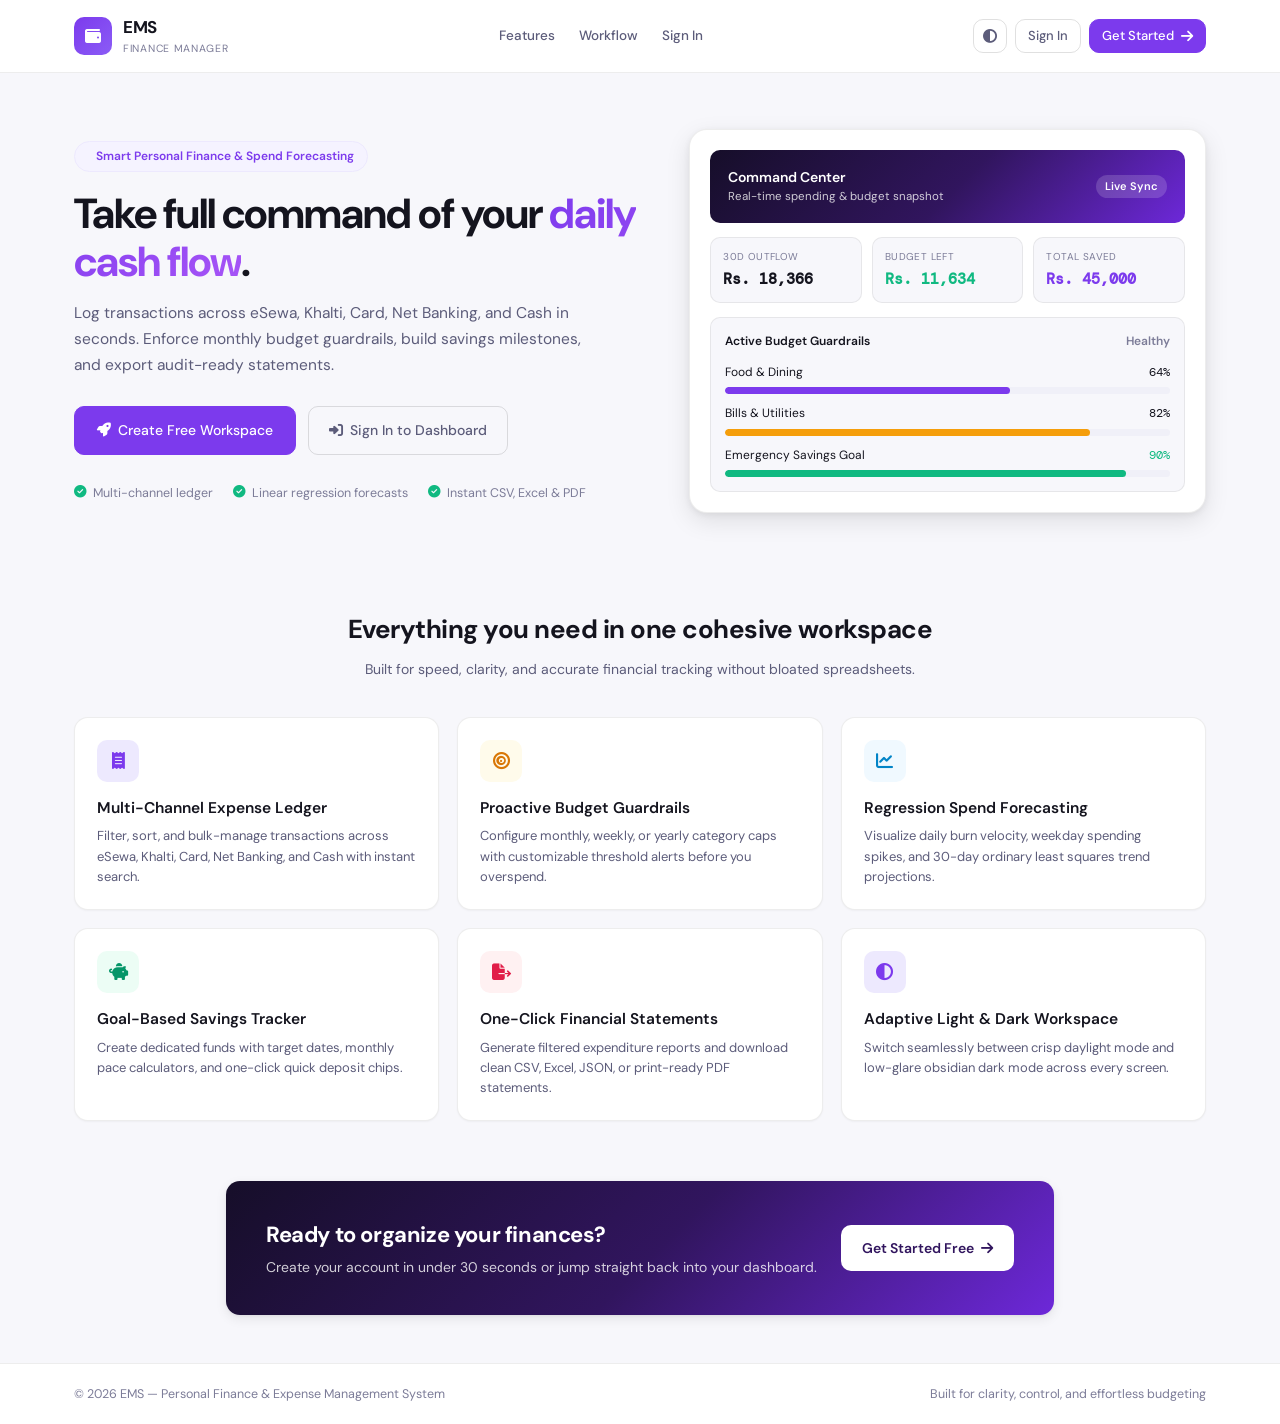
<file: frontend/index.html>
<!DOCTYPE html>
<html lang="en">
<head>
  <meta charset="UTF-8" />
  <meta name="viewport" content="width=device-width, initial-scale=1.0" />
  <title>EMS — Personal Finance &amp; Expense Management System</title>
  <link rel="stylesheet" href="https://cdnjs.cloudflare.com/ajax/libs/font-awesome/6.5.1/css/all.min.css" />
  <link rel="stylesheet" href="assets/css/main.css" />
  <style>
    .landing-wrap {
      min-height: 100vh;
      background: var(--bg-base);
      color: var(--text-primary);
      display: flex;
      flex-direction: column;
    }

    /* ── TOP NAVBAR ── */
    .landing-nav {
      position: sticky;
      top: 0;
      z-index: 40;
      background: var(--bg-card);
      border-bottom: 1px solid var(--border);
      backdrop-filter: blur(10px);
    }
    .landing-nav__inner {
      max-width: 1180px;
      margin: 0 auto;
      padding: 14px 24px;
      display: flex;
      align-items: center;
      justify-content: space-between;
      gap: 16px;
    }
    .landing-brand {
      display: inline-flex;
      align-items: center;
      gap: 11px;
      text-decoration: none;
      color: var(--text-primary);
    }
    .landing-brand__icon {
      width: 38px;
      height: 38px;
      border-radius: 10px;
      background: linear-gradient(135deg, var(--violet-600), var(--violet-500));
      color: #ffffff;
      display: grid;
      place-items: center;
      font-size: 16px;
    }
    .landing-brand__name {
      font-size: 17px;
      font-weight: 700;
      letter-spacing: -0.3px;
    }
    .landing-brand__sub {
      font-size: 10.5px;
      text-transform: uppercase;
      letter-spacing: 0.7px;
      color: var(--text-muted);
    }
    .landing-links {
      display: flex;
      align-items: center;
      gap: 24px;
    }
    .landing-links a {
      font-size: 13.5px;
      font-weight: 500;
      color: var(--text-secondary);
      text-decoration: none;
      transition: color var(--transition);
    }
    .landing-links a:hover {
      color: var(--accent);
    }

    /* ── HERO SECTION ── */
    .hero-sec {
      max-width: 1180px;
      margin: 0 auto;
      padding: 56px 24px 48px;
      display: grid;
      grid-template-columns: minmax(0, 1.05fr) minmax(0, 0.95fr);
      gap: 44px;
      align-items: center;
    }
    .hero-eyebrow {
      display: inline-flex;
      align-items: center;
      gap: 8px;
      padding: 5px 13px;
      border-radius: var(--radius-full);
      background: var(--accent-soft);
      border: 1px solid var(--accent-light);
      color: var(--accent);
      font-size: 12px;
      font-weight: 600;
      margin-bottom: 18px;
    }
    .hero-title {
      font-size: 42px;
      font-weight: 700;
      line-height: 1.14;
      letter-spacing: -1px;
      color: var(--text-primary);
      margin-bottom: 16px;
    }
    .hero-title span {
      background: linear-gradient(135deg, #7c3aed 0%, #a855f7 100%);
      -webkit-background-clip: text;
      -webkit-text-fill-color: transparent;
    }
    .hero-sub {
      font-size: 15.5px;
      line-height: 1.65;
      color: var(--text-secondary);
      max-width: 520px;
      margin-bottom: 28px;
    }
    .hero-cta-row {
      display: flex;
      align-items: center;
      gap: 12px;
      flex-wrap: wrap;
      margin-bottom: 28px;
    }
    .hero-trust {
      display: flex;
      align-items: center;
      gap: 20px;
      flex-wrap: wrap;
      font-size: 12.5px;
      color: var(--text-muted);
    }
    .hero-trust span {
      display: inline-flex;
      align-items: center;
      gap: 6px;
    }
    .hero-trust i {
      color: var(--success);
    }

    /* ── DASHBOARD PREVIEW MOCKUP CARD ── */
    .preview-frame {
      background: var(--bg-card);
      border: 1px solid var(--border);
      border-radius: 18px;
      padding: 20px;
      box-shadow: var(--shadow-lg);
      position: relative;
    }
    .preview-banner {
      background: linear-gradient(135deg, #160e29 0%, #31155e 52%, #6d28d9 100%);
      color: #ffffff;
      border-radius: var(--radius);
      padding: 16px 18px;
      display: flex;
      align-items: center;
      justify-content: space-between;
      gap: 12px;
      margin-bottom: 14px;
    }
    .preview-kpis {
      display: grid;
      grid-template-columns: repeat(3, 1fr);
      gap: 10px;
      margin-bottom: 14px;
    }
    .preview-kpi {
      background: var(--bg-base);
      border: 1px solid var(--border);
      border-radius: var(--radius);
      padding: 11px 12px;
    }
    .preview-kpi__lbl {
      font-size: 10px;
      text-transform: uppercase;
      letter-spacing: 0.4px;
      color: var(--text-muted);
    }
    .preview-kpi__val {
      font-family: var(--font-mono);
      font-size: 14.5px;
      font-weight: 700;
      margin-top: 3px;
    }
    .preview-bars {
      background: var(--bg-base);
      border: 1px solid var(--border);
      border-radius: var(--radius);
      padding: 14px;
    }
    .preview-row {
      display: flex;
      flex-direction: column;
      gap: 5px;
      margin-bottom: 10px;
    }
    .preview-row:last-child {
      margin-bottom: 0;
    }

    /* ── FEATURES SECTION ── */
    .section-box {
      max-width: 1180px;
      margin: 0 auto;
      padding: 48px 24px;
    }
    .section-head {
      text-align: center;
      max-width: 600px;
      margin: 0 auto 36px;
    }
    .section-head h2 {
      font-size: 26px;
      font-weight: 700;
      letter-spacing: -0.5px;
      margin-bottom: 8px;
    }
    .section-head p {
      font-size: 14px;
      color: var(--text-secondary);
      line-height: 1.6;
    }
    .feat-grid {
      display: grid;
      grid-template-columns: repeat(3, minmax(0, 1fr));
      gap: 18px;
    }
    .feat-card {
      background: var(--bg-card);
      border: 1px solid var(--border);
      border-radius: var(--radius-lg);
      padding: 22px;
      box-shadow: var(--shadow-xs);
      transition: transform var(--transition), box-shadow var(--transition), border-color var(--transition);
    }
    .feat-card:hover {
      transform: translateY(-2px);
      box-shadow: var(--shadow-md);
      border-color: var(--border-strong);
    }
    .feat-card__icon {
      width: 42px;
      height: 42px;
      border-radius: var(--radius);
      display: grid;
      place-items: center;
      font-size: 17px;
      margin-bottom: 14px;
    }
    .feat-card h3 {
      font-size: 15.5px;
      font-weight: 600;
      margin-bottom: 6px;
    }
    .feat-card p {
      font-size: 13px;
      color: var(--text-secondary);
      line-height: 1.55;
    }

    /* ── CTA BANNER ── */
    .cta-banner {
      background: linear-gradient(135deg, #160e29 0%, #31155e 52%, #6d28d9 100%);
      color: #ffffff;
      border-radius: var(--radius-lg);
      padding: 36px 40px;
      display: flex;
      align-items: center;
      justify-content: space-between;
      gap: 24px;
      flex-wrap: wrap;
      box-shadow: var(--shadow-md);
    }

    /* ── FOOTER ── */
    .landing-footer {
      margin-top: auto;
      border-top: 1px solid var(--border);
      background: var(--bg-card);
    }
    .landing-footer__inner {
      max-width: 1180px;
      margin: 0 auto;
      padding: 20px 24px;
      display: flex;
      align-items: center;
      justify-content: space-between;
      gap: 12px;
      flex-wrap: wrap;
      font-size: 12.5px;
      color: var(--text-muted);
    }

    @media (max-width: 920px) {
      .hero-sec {
        grid-template-columns: 1fr;
        padding-top: 36px;
      }
      .hero-title {
        font-size: 34px;
      }
      .feat-grid {
        grid-template-columns: 1fr;
      }
      .landing-links {
        display: none;
      }
    }
  </style>
</head>
<body>
  <div class="landing-wrap">
    <!-- NAVBAR -->
    <header class="landing-nav">
      <div class="landing-nav__inner">
        <a href="index.html" class="landing-brand">
          <div class="landing-brand__icon"><i class="fa-solid fa-wallet"></i></div>
          <div>
            <div class="landing-brand__name">EMS</div>
            <div class="landing-brand__sub">Finance Manager</div>
          </div>
        </a>

        <nav class="landing-links" aria-label="Landing navigation">
          <a href="#features">Features</a>
          <a href="#workflow">Workflow</a>
          <a href="login.html" id="navLoginLink">Sign In</a>
        </nav>

        <div class="flex items-center gap-2">
          <button type="button" class="btn btn--ghost btn--icon btn--sm" id="landingThemeBtn" title="Toggle theme">
            <i class="fa-solid fa-circle-half-stroke"></i>
          </button>
          <a href="login.html" class="btn btn--ghost btn--sm" id="headerSecondaryBtn">Sign In</a>
          <a href="register.html" class="btn btn--primary btn--sm" id="headerPrimaryBtn">
            <span>Get Started</span><i class="fa-solid fa-arrow-right"></i>
          </a>
        </div>
      </div>
    </header>

    <!-- HERO -->
    <section class="hero-sec">
      <div>
        <div class="hero-eyebrow">
          <i class="fa-solid fa-sparkles"></i>
          <span>Smart Personal Finance &amp; Spend Forecasting</span>
        </div>
        <h1 class="hero-title">
          Take full command of your <span>daily cash flow</span>.
        </h1>
        <p class="hero-sub">
          Log transactions across eSewa, Khalti, Card, Net Banking, and Cash in seconds. Enforce monthly budget guardrails, build savings milestones, and export audit-ready statements.
        </p>

        <div class="hero-cta-row">
          <a href="register.html" class="btn btn--primary" id="heroPrimaryBtn" style="padding:12px 22px;">
            <i class="fa-solid fa-rocket"></i><span>Create Free Workspace</span>
          </a>
          <a href="login.html" class="btn btn--ghost" id="heroSecondaryBtn" style="padding:12px 20px;">
            <i class="fa-solid fa-right-to-bracket"></i><span>Sign In to Dashboard</span>
          </a>
        </div>

        <div class="hero-trust">
          <span><i class="fa-solid fa-circle-check"></i> Multi-channel ledger</span>
          <span><i class="fa-solid fa-circle-check"></i> Linear regression forecasts</span>
          <span><i class="fa-solid fa-circle-check"></i> Instant CSV, Excel &amp; PDF</span>
        </div>
      </div>

      <!-- LIVE WORKSPACE PREVIEW -->
      <div class="preview-frame" aria-hidden="true">
        <div class="preview-banner">
          <div>
            <div style="font-size:14px;font-weight:600;">Command Center</div>
            <div style="font-size:11.5px;opacity:0.78;">Real-time spending &amp; budget snapshot</div>
          </div>
          <span class="badge" style="background:rgba(255,255,255,0.16);color:#fff;">Live Sync</span>
        </div>

        <div class="preview-kpis">
          <div class="preview-kpi">
            <div class="preview-kpi__lbl">30D Outflow</div>
            <div class="preview-kpi__val">Rs. 18,366</div>
          </div>
          <div class="preview-kpi">
            <div class="preview-kpi__lbl">Budget Left</div>
            <div class="preview-kpi__val" style="color:var(--success);">Rs. 11,634</div>
          </div>
          <div class="preview-kpi">
            <div class="preview-kpi__lbl">Total Saved</div>
            <div class="preview-kpi__val" style="color:var(--accent);">Rs. 45,000</div>
          </div>
        </div>

        <div class="preview-bars">
          <div class="flex justify-between text-xs font-semibold mb-3">
            <span>Active Budget Guardrails</span>
            <span class="text-muted">Healthy</span>
          </div>

          <div class="preview-row">
            <div class="flex justify-between text-xs">
              <span>Food &amp; Dining</span>
              <span class="font-mono">64%</span>
            </div>
            <div class="progress"><div class="progress__bar" style="width:64%;background:#7c3aed;"></div></div>
          </div>

          <div class="preview-row">
            <div class="flex justify-between text-xs">
              <span>Bills &amp; Utilities</span>
              <span class="font-mono">82%</span>
            </div>
            <div class="progress"><div class="progress__bar" style="width:82%;background:#f59e0b;"></div></div>
          </div>

          <div class="preview-row">
            <div class="flex justify-between text-xs">
              <span>Emergency Savings Goal</span>
              <span class="font-mono" style="color:var(--success);">90%</span>
            </div>
            <div class="progress"><div class="progress__bar" style="width:90%;background:#10b981;"></div></div>
          </div>
        </div>
      </div>
    </section>

    <!-- FEATURES -->
    <section class="section-box" id="features">
      <div class="section-head">
        <h2>Everything you need in one cohesive workspace</h2>
        <p>Built for speed, clarity, and accurate financial tracking without bloated spreadsheets.</p>
      </div>

      <div class="feat-grid">
        <article class="feat-card">
          <div class="feat-card__icon" style="background:var(--accent-light);color:var(--accent);">
            <i class="fa-solid fa-receipt"></i>
          </div>
          <h3>Multi-Channel Expense Ledger</h3>
          <p>Filter, sort, and bulk-manage transactions across eSewa, Khalti, Card, Net Banking, and Cash with instant search.</p>
        </article>

        <article class="feat-card">
          <div class="feat-card__icon" style="background:var(--warning-bg);color:var(--amber-600);">
            <i class="fa-solid fa-bullseye"></i>
          </div>
          <h3>Proactive Budget Guardrails</h3>
          <p>Configure monthly, weekly, or yearly category caps with customizable threshold alerts before you overspend.</p>
        </article>

        <article class="feat-card">
          <div class="feat-card__icon" style="background:var(--info-bg);color:var(--sky-600);">
            <i class="fa-solid fa-chart-line"></i>
          </div>
          <h3>Regression Spend Forecasting</h3>
          <p>Visualize daily burn velocity, weekday spending spikes, and 30-day ordinary least squares trend projections.</p>
        </article>

        <article class="feat-card">
          <div class="feat-card__icon" style="background:var(--success-bg);color:var(--emerald-600);">
            <i class="fa-solid fa-piggy-bank"></i>
          </div>
          <h3>Goal-Based Savings Tracker</h3>
          <p>Create dedicated funds with target dates, monthly pace calculators, and one-click quick deposit chips.</p>
        </article>

        <article class="feat-card">
          <div class="feat-card__icon" style="background:var(--danger-bg);color:var(--rose-600);">
            <i class="fa-solid fa-file-export"></i>
          </div>
          <h3>One-Click Financial Statements</h3>
          <p>Generate filtered expenditure reports and download clean CSV, Excel, JSON, or print-ready PDF statements.</p>
        </article>

        <article class="feat-card">
          <div class="feat-card__icon" style="background:var(--accent-light);color:var(--accent);">
            <i class="fa-solid fa-circle-half-stroke"></i>
          </div>
          <h3>Adaptive Light &amp; Dark Workspace</h3>
          <p>Switch seamlessly between crisp daylight mode and low-glare obsidian dark mode across every screen.</p>
        </article>
      </div>
    </section>

    <!-- BOTTOM CTA -->
    <section class="section-box" id="workflow" style="padding-top:12px;">
      <div class="cta-banner">
        <div>
          <h2 style="font-size:22px;font-weight:700;letter-spacing:-0.4px;">Ready to organize your finances?</h2>
          <p style="font-size:14px;color:rgba(255,255,255,0.8);margin-top:4px;">
            Create your account in under 30 seconds or jump straight back into your dashboard.
          </p>
        </div>
        <div class="flex gap-2 flex-wrap">
          <a href="register.html" class="btn" id="bannerCtaBtn" style="background:#ffffff;color:#31155e;font-weight:600;padding:11px 20px;">
            <span>Get Started Free</span><i class="fa-solid fa-arrow-right"></i>
          </a>
        </div>
      </div>
    </section>

    <!-- FOOTER -->
    <footer class="landing-footer">
      <div class="landing-footer__inner">
        <span>&copy; 2026 EMS — Personal Finance &amp; Expense Management System</span>
        <span>Built for clarity, control, and effortless budgeting</span>
      </div>
    </footer>
  </div>

  <script src="core.js"></script>
  <script>
    document.addEventListener('DOMContentLoaded', () => {
      const { auth, ThemeManager } = window.AppCore;

      document.getElementById('landingThemeBtn').addEventListener('click', () => {
        const next = ThemeManager.current() === 'dark' ? 'light' : 'dark';
        ThemeManager.set(next);
      });

      // Automatically adapt CTAs if the user is already signed in
      if (auth.isAuthenticated()) {
        const headerPrimary = document.getElementById('headerPrimaryBtn');
        headerPrimary.href = 'dashboard.html';
        headerPrimary.innerHTML = '<span>Open Dashboard</span><i class="fa-solid fa-arrow-right"></i>';

        document.getElementById('headerSecondaryBtn').style.display = 'none';
        document.getElementById('navLoginLink').textContent = 'Dashboard';
        document.getElementById('navLoginLink').href = 'dashboard.html';

        const heroPrimary = document.getElementById('heroPrimaryBtn');
        heroPrimary.href = 'dashboard.html';
        heroPrimary.innerHTML = '<i class="fa-solid fa-chart-pie"></i><span>Go to Command Center</span>';

        document.getElementById('heroSecondaryBtn').style.display = 'none';

        const bannerCta = document.getElementById('bannerCtaBtn');
        bannerCta.href = 'dashboard.html';
        bannerCta.innerHTML = '<span>Open Command Center</span><i class="fa-solid fa-arrow-right"></i>';
      }
    });
  </script>
</body>
</html>
</file>
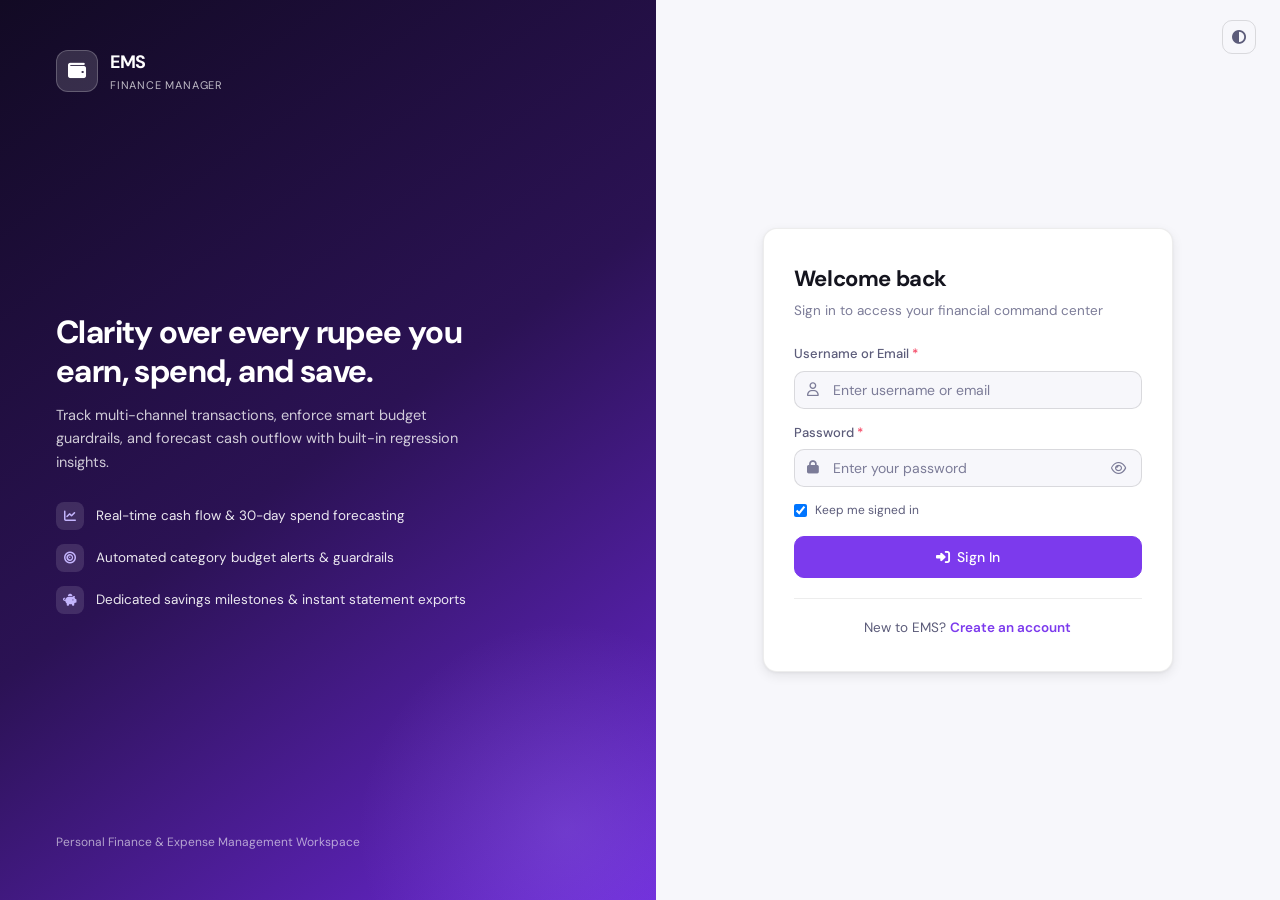
<file: frontend/budget.html>
<!DOCTYPE html>
<html lang="en">
<head>
  <meta charset="UTF-8" />
  <meta name="viewport" content="width=device-width, initial-scale=1.0" />
  <title>Budgets — Expense Management System</title>
  <link rel="stylesheet" href="https://cdnjs.cloudflare.com/ajax/libs/font-awesome/6.5.1/css/all.min.css" />
  <link rel="stylesheet" href="assets/css/main.css" />
  <style>
    .budget-controls {
      background: var(--bg-card);
      border: 1px solid var(--border);
      border-radius: var(--radius-lg);
      padding: 14px 18px;
      margin-bottom: 20px;
      display: flex;
      align-items: center;
      justify-content: space-between;
      gap: 12px;
      flex-wrap: wrap;
      box-shadow: var(--shadow-xs);
    }
    .filter-pills {
      display: flex;
      gap: 6px;
      flex-wrap: wrap;
    }
    .filter-pill {
      padding: 5px 13px;
      border-radius: var(--radius-full);
      border: 1px solid var(--border-strong);
      background: var(--bg-base);
      color: var(--text-secondary);
      font-size: 12.5px;
      font-weight: 500;
      cursor: pointer;
      transition: all var(--transition);
    }
    .filter-pill:hover {
      border-color: var(--accent);
      color: var(--text-primary);
    }
    .filter-pill.active {
      background: var(--accent);
      border-color: var(--accent);
      color: #ffffff;
    }

    .budget-card {
      background: var(--bg-card);
      border: 1px solid var(--border);
      border-radius: var(--radius-lg);
      padding: 20px 22px;
      box-shadow: var(--shadow-xs);
      display: flex;
      flex-direction: column;
      gap: 15px;
      position: relative;
      overflow: hidden;
      transition: transform var(--transition), box-shadow var(--transition), border-color var(--transition);
    }
    .budget-card::before {
      content: '';
      position: absolute;
      inset: 0 0 auto 0;
      height: 3px;
      background: var(--card-accent, var(--accent));
    }
    .budget-card:hover {
      transform: translateY(-2px);
      box-shadow: var(--shadow-md);
      border-color: var(--border-strong);
    }
    .budget-card__head {
      display: flex;
      align-items: flex-start;
      justify-content: space-between;
      gap: 12px;
    }
    .budget-card__icon {
      width: 40px;
      height: 40px;
      border-radius: var(--radius);
      display: grid;
      place-items: center;
      font-size: 16px;
      flex-shrink: 0;
    }
    .budget-metrics {
      display: grid;
      grid-template-columns: 1fr 1fr;
      gap: 10px;
      padding: 10px 12px;
      border-radius: var(--radius);
      background: var(--bg-base);
      border: 1px solid var(--border);
    }
    .budget-metrics__lbl {
      font-size: 11px;
      color: var(--text-muted);
    }
    .budget-metrics__val {
      font-family: var(--font-mono);
      font-size: 13.5px;
      font-weight: 600;
      margin-top: 2px;
    }
    .budget-card__footer {
      display: flex;
      align-items: center;
      justify-content: space-between;
      gap: 8px;
      padding-top: 12px;
      border-top: 1px solid var(--border);
      margin-top: auto;
    }
  </style>
</head>
<body>
  <div class="layout">
    <!-- SIDEBAR -->
    <aside class="sidebar">
      <a href="dashboard.html" class="sidebar__brand">
        <div class="sidebar__brand-icon"><i class="fa-solid fa-wallet"></i></div>
        <div>
          <div class="sidebar__brand-name">EMS</div>
          <div class="sidebar__brand-sub">Finance Manager</div>
        </div>
      </a>

      <nav class="sidebar__nav">
        <div class="nav-section">
          <div class="nav-section-label">Overview</div>
          <a href="dashboard.html" class="nav-link"><i class="fa-solid fa-chart-pie"></i><span>Dashboard</span></a>
          <a href="expenses.html" class="nav-link"><i class="fa-solid fa-receipt"></i><span>Expenses</span></a>
          <a href="budget.html" class="nav-link active"><i class="fa-solid fa-bullseye"></i><span>Budgets</span></a>
          <a href="savings.html" class="nav-link"><i class="fa-solid fa-piggy-bank"></i><span>Savings Goals</span></a>
        </div>
        <div class="nav-section">
          <div class="nav-section-label">Insights</div>
          <a href="analytics.html" class="nav-link"><i class="fa-solid fa-chart-line"></i><span>Analytics &amp; AI</span></a>
          <a href="reports.html" class="nav-link"><i class="fa-solid fa-file-export"></i><span>Reports</span></a>
        </div>
        <div class="nav-section">
          <div class="nav-section-label">Account</div>
          <a href="settings.html" class="nav-link"><i class="fa-solid fa-gear"></i><span>Settings</span></a>
        </div>
      </nav>

      <div class="sidebar__footer">
        <div class="user-chip" onclick="location.href='settings.html'">
          <div class="user-avatar" id="sidebarAvatar">U</div>
          <div style="min-width:0;flex:1;">
            <div class="user-name truncate" id="sidebarUserName">User</div>
            <div class="user-role truncate" id="sidebarUserEmail">Personal Account</div>
          </div>
        </div>
      </div>
    </aside>

    <!-- MAIN -->
    <div class="main">
      <header class="topbar">
        <div class="topbar__left">
          <div>
            <div class="topbar__title">Budget Guardrails</div>
            <div class="topbar__sub">Set category spending caps and monitor utilization thresholds</div>
          </div>
        </div>
        <div class="topbar__right">
          <button type="button" class="btn btn--primary btn--sm" id="newBudgetBtn">
            <i class="fa-solid fa-plus"></i><span>New Budget</span>
          </button>
          <button type="button" class="btn btn--ghost btn--icon btn--sm" id="logoutBtn" title="Sign out">
            <i class="fa-solid fa-right-from-bracket"></i>
          </button>
        </div>
      </header>

      <main class="page">
        <!-- SUMMARY KPIs -->
        <section class="stats-grid" style="grid-template-columns:repeat(3,minmax(0,1fr));">
          <div class="stat-card">
            <div class="kpi-icon-row">
              <span class="stat-card__label">Total Budget Cap</span>
              <span class="kpi-badge-icon" style="background:var(--accent-light);color:var(--accent);">
                <i class="fa-solid fa-bullseye"></i>
              </span>
            </div>
            <div class="stat-card__value" id="budTotalLimit">—</div>
            <div class="stat-card__delta stat-card__delta--neutral" id="budActiveCount">0 active guardrails</div>
          </div>

          <div class="stat-card">
            <div class="kpi-icon-row">
              <span class="stat-card__label">Total Utilized</span>
              <span class="kpi-badge-icon" style="background:var(--warning-bg);color:var(--amber-600);">
                <i class="fa-solid fa-fire-flame-curved"></i>
              </span>
            </div>
            <div class="stat-card__value" id="budTotalSpent">—</div>
            <div class="stat-card__delta stat-card__delta--neutral" id="budUtilPct">0% of combined limit</div>
          </div>

          <div class="stat-card">
            <div class="kpi-icon-row">
              <span class="stat-card__label">Remaining Headroom</span>
              <span class="kpi-badge-icon" style="background:var(--success-bg);color:var(--emerald-600);">
                <i class="fa-solid fa-shield-halved"></i>
              </span>
            </div>
            <div class="stat-card__value" id="budTotalLeft">—</div>
            <div class="stat-card__delta stat-card__delta--neutral" id="budAlertSummary">All budgets within limits</div>
          </div>
        </section>

        <!-- FILTER & SORT TOOLBAR -->
        <section class="budget-controls">
          <div class="filter-pills" id="budgetFilterTabs">
            <button type="button" class="filter-pill active" data-filter="all">All Budgets</button>
            <button type="button" class="filter-pill" data-filter="healthy">On Track</button>
            <button type="button" class="filter-pill" data-filter="warning">Near Limit</button>
            <button type="button" class="filter-pill" data-filter="exceeded">Exceeded</button>
          </div>

          <div class="flex items-center gap-2">
            <label for="budgetSortSelect" class="text-xs text-muted">Sort by:</label>
            <select id="budgetSortSelect" class="form-control" style="width:auto;padding:6px 12px;font-size:13px;">
              <option value="pct_desc">Highest Utilization</option>
              <option value="limit_desc">Largest Cap</option>
              <option value="name_asc">Category (A–Z)</option>
            </select>
          </div>
        </section>

        <!-- BUDGET CARDS GRID -->
        <section class="grid grid-3" id="budgetsGrid">
          <div class="skeleton-card"><div class="skeleton-line"></div><div class="skeleton-line short"></div></div>
          <div class="skeleton-card"><div class="skeleton-line"></div><div class="skeleton-line short"></div></div>
          <div class="skeleton-card"><div class="skeleton-line"></div><div class="skeleton-line short"></div></div>
        </section>
      </main>
    </div>
  </div>

  <!-- CREATE / EDIT BUDGET MODAL -->
  <div class="modal-overlay" id="budgetModal" role="dialog" aria-modal="true">
    <div class="modal" style="max-width:460px;">
      <div class="modal__header">
        <h3 class="modal__title" id="budModalTitle">Create Budget Guardrail</h3>
        <button type="button" class="modal__close" id="closeBudModal">&times;</button>
      </div>
      <form id="budgetForm">
        <input type="hidden" id="budId" />
        <div class="modal__body">
          <div class="form-group">
            <label class="form-label form-label--required" for="budCategory">Category</label>
            <select class="form-control" id="budCategory" required></select>
          </div>
          <div class="grid grid-2">
            <div class="form-group">
              <label class="form-label form-label--required" for="budAmount">Spending Limit</label>
              <input type="number" step="0.01" min="1" class="form-control font-mono" id="budAmount" placeholder="10000" required />
            </div>
            <div class="form-group">
              <label class="form-label" for="budPeriod">Cycle Period</label>
              <select class="form-control" id="budPeriod">
                <option value="monthly">Monthly</option>
                <option value="weekly">Weekly</option>
                <option value="yearly">Yearly</option>
              </select>
            </div>
          </div>
          <div class="form-group" style="margin-bottom:0;">
            <label class="form-label" for="budThreshold">Warning Alert Threshold (%)</label>
            <input type="number" min="50" max="100" class="form-control font-mono" id="budThreshold" value="80" />
            <div class="form-hint">Highlights the guardrail in amber once utilization crosses this percentage.</div>
          </div>
        </div>
        <div class="modal__footer">
          <button type="button" class="btn btn--ghost" id="cancelBudModal">Cancel</button>
          <button type="submit" class="btn btn--primary" id="saveBudBtn">
            <i class="fa-solid fa-check"></i><span>Save Budget</span>
          </button>
        </div>
      </form>
    </div>
  </div>

  <script src="core.js"></script>
  <script src="assets/js/main.js"></script>
  <script>
    document.addEventListener('DOMContentLoaded', async () => {
      const { api, auth, ConfirmModal, Toast, Utils, Loader, CategoryLoader } = window.AppCore;
      if (!(await window.requireAuth())) return;

      let budgets = [];
      let expenses = [];
      let categories = [];
      let activeFilter = 'all';
      let activeSort = 'pct_desc';

      categories = await CategoryLoader.populateSelect(document.getElementById('budCategory'), 'Choose category');

      const modal = document.getElementById('budgetModal');
      function openModal(item = null) {
        document.getElementById('budModalTitle').textContent = item ? 'Edit Budget Guardrail' : 'Create Budget Guardrail';
        document.getElementById('budId').value = item?.id || '';
        document.getElementById('budCategory').value = item?.category || '';
        document.getElementById('budAmount').value = item?.amount || '';
        document.getElementById('budPeriod').value = item?.period || 'monthly';
        document.getElementById('budThreshold').value = item?.alert_threshold || 80;
        modal.classList.add('open');
        setTimeout(() => document.getElementById('budCategory').focus(), 50);
      }
      const closeModal = () => modal.classList.remove('open');

      document.getElementById('newBudgetBtn').addEventListener('click', () => openModal());
      document.getElementById('closeBudModal').addEventListener('click', closeModal);
      document.getElementById('cancelBudModal').addEventListener('click', closeModal);
      modal.addEventListener('click', e => { if (e.target === modal) closeModal(); });

      document.querySelectorAll('#budgetFilterTabs .filter-pill').forEach(tab => {
        tab.addEventListener('click', () => {
          document.querySelectorAll('#budgetFilterTabs .filter-pill').forEach(t => t.classList.remove('active'));
          tab.classList.add('active');
          activeFilter = tab.dataset.filter;
          renderBudgets();
        });
      });

      document.getElementById('budgetSortSelect').addEventListener('change', e => {
        activeSort = e.target.value;
        renderBudgets();
      });

      document.getElementById('budgetForm').addEventListener('submit', async e => {
        e.preventDefault();
        const id = document.getElementById('budId').value;
        const btn = document.getElementById('saveBudBtn');
        Loader.showBtn(btn, true);

        const payload = {
          category: document.getElementById('budCategory').value,
          amount: parseFloat(document.getElementById('budAmount').value),
          period: document.getElementById('budPeriod').value,
          alert_threshold: parseInt(document.getElementById('budThreshold').value || '80', 10),
        };

        try {
          if (id) {
            await api.put(`/budgets/${id}/`, payload);
            Toast.success('Budget updated');
          } else {
            await api.post('/budgets/', payload);
            Toast.success('Budget created');
          }
          closeModal();
          await fetchData();
        } catch (err) {
          Toast.error(err.message);
        } finally {
          Loader.showBtn(btn, false);
        }
      });

      function computeSpentForBudget(b) {
        if (b.spent !== undefined && b.spent !== null && Number(b.spent) > 0) {
          return parseFloat(b.spent) || 0;
        }
        const now = new Date();
        const period = (b.period || 'monthly').toLowerCase();

        return expenses
          .filter(e => {
            if (String(e.category) !== String(b.category)) return false;
            const dStr = String(e.date || '').slice(0, 10);
            if (!dStr) return false;
            const [y, m, d] = dStr.split('-').map(Number);
            const dt = new Date(y, (m || 1) - 1, d || 1);

            if (period === 'yearly') return dt.getFullYear() === now.getFullYear();
            if (period === 'weekly') {
              const weekAgo = new Date(now);
              weekAgo.setDate(now.getDate() - 7);
              return dt >= weekAgo;
            }
            return dt.getFullYear() === now.getFullYear() && dt.getMonth() === now.getMonth();
          })
          .reduce((s, e) => s + (parseFloat(e.amount || 0) || 0), 0);
      }

      function renderBudgets() {
        const enriched = budgets.map(b => {
          const catObj = categories.find(c => String(c.id) === String(b.category));
          const limit = Math.max(0, parseFloat(b.amount || 0) || 0);
          const spent = computeSpentForBudget(b);
          const threshold = parseInt(b.alert_threshold || 80, 10);
          const rawPct = limit > 0 ? Math.round((spent / limit) * 100) : 0;
          const status = rawPct >= 100 ? 'exceeded' : rawPct >= threshold ? 'warning' : 'healthy';

          return {
            ...b,
            _catName: b.category_name || catObj?.name || 'Category Budget',
            _catColor: b.category_color || catObj?.color || '#7c3aed',
            _limit: limit,
            _spent: spent,
            _remaining: Math.max(0, limit - spent),
            _overage: Math.max(0, spent - limit),
            _threshold: threshold,
            _rawPct: rawPct,
            _barPct: Math.min(100, rawPct),
            _status: status,
          };
        });

        const totalLimit = enriched.reduce((s, b) => s + b._limit, 0);
        const totalSpent = enriched.reduce((s, b) => s + b._spent, 0);
        const totalLeft = Math.max(0, totalLimit - totalSpent);
        const alertCount = enriched.filter(b => b._status !== 'healthy').length;
        const utilPct = totalLimit > 0 ? Math.round((totalSpent / totalLimit) * 100) : 0;

        document.getElementById('budTotalLimit').textContent = Utils.formatCurrency(totalLimit);
        document.getElementById('budActiveCount').textContent = `${enriched.length} active guardrail${enriched.length === 1 ? '' : 's'}`;
        document.getElementById('budTotalSpent').textContent = Utils.formatCurrency(totalSpent);
        document.getElementById('budUtilPct').textContent = `${utilPct}% of combined limit`;
        document.getElementById('budTotalLeft').textContent = Utils.formatCurrency(totalLeft);

        const alertEl = document.getElementById('budAlertSummary');
        if (alertCount > 0) {
          alertEl.className = 'stat-card__delta stat-card__delta--down';
          alertEl.innerHTML = `<i class="fa-solid fa-triangle-exclamation"></i> ${alertCount} guardrail${alertCount === 1 ? '' : 's'} need attention`;
        } else {
          alertEl.className = 'stat-card__delta stat-card__delta--up';
          alertEl.textContent = enriched.length ? 'All budgets within safe thresholds' : 'No budgets configured';
        }

        let visible = enriched;
        if (activeFilter !== 'all') visible = visible.filter(b => b._status === activeFilter);

        visible.sort((a, b) => {
          if (activeSort === 'limit_desc') return b._limit - a._limit;
          if (activeSort === 'name_asc') return a._catName.localeCompare(b._catName);
          return b._rawPct - a._rawPct;
        });

        const grid = document.getElementById('budgetsGrid');
        if (!enriched.length) {
          grid.innerHTML = `
            <div class="card" style="grid-column:1/-1;">
              <div class="empty-state" style="padding:40px 20px;">
                <i class="fa-solid fa-bullseye"></i>
                <div class="empty-state__title">No budget guardrails yet</div>
                <div class="empty-state__sub">Create monthly or weekly spending caps per category to prevent overspending.</div>
                <button type="button" class="btn btn--primary btn--sm mt-2" onclick="document.getElementById('newBudgetBtn').click()">
                  <i class="fa-solid fa-plus"></i> Create First Budget
                </button>
              </div>
            </div>`;
          return;
        }

        if (!visible.length) {
          grid.innerHTML = `
            <div class="card" style="grid-column:1/-1;">
              <div class="empty-state" style="padding:36px 20px;">
                <i class="fa-solid fa-filter"></i>
                <div class="empty-state__title">No budgets in this status</div>
                <div class="empty-state__sub">Switch the filter pills above to inspect your other guardrails.</div>
              </div>
            </div>`;
          return;
        }

        grid.innerHTML = visible.map(b => {
          const statusColor = b._status === 'exceeded' ? 'var(--danger)' : b._status === 'warning' ? 'var(--warning)' : b._catColor;
          const badgeClass = b._status === 'exceeded' ? 'badge--danger' : b._status === 'warning' ? 'badge--warning' : 'badge--success';
          const badgeLabel = b._status === 'exceeded' ? 'Exceeded' : b._status === 'warning' ? 'Near Limit' : 'On Track';
          const periodLabel = (b.period || 'monthly').charAt(0).toUpperCase() + (b.period || 'monthly').slice(1);

          return `
            <article class="budget-card" style="--card-accent:${Utils.escapeHtml(statusColor)};">
              <div class="budget-card__head">
                <div class="flex items-center gap-3" style="min-width:0;">
                  <div class="budget-card__icon" style="background:${Utils.escapeHtml(b._catColor)}18;color:${Utils.escapeHtml(b._catColor)};">
                    <i class="fa-solid fa-bullseye"></i>
                  </div>
                  <div style="min-width:0;">
                    <div class="font-semibold truncate" style="font-size:15.5px;">${Utils.escapeHtml(b._catName)}</div>
                    <div class="text-xs text-muted mt-1">${periodLabel} cap &middot; Alert at ${b._threshold}%</div>
                  </div>
                </div>
                <span class="badge ${badgeClass}">${badgeLabel}</span>
              </div>

              <div>
                <div class="flex justify-between text-xs font-mono mb-1">
                  <span class="text-muted">Utilization</span>
                  <span class="font-semibold" style="color:${statusColor};">${b._rawPct}%</span>
                </div>
                <div class="progress progress--lg mb-2">
                  <div class="progress__bar" style="width:${b._barPct}%;background:${statusColor};"></div>
                </div>
                <div class="budget-metrics">
                  <div>
                    <div class="budget-metrics__lbl">Spent / Cap</div>
                    <div class="budget-metrics__val">${Utils.formatCurrency(b._spent)} <span class="text-xs text-muted">/ ${Utils.formatCurrency(b._limit)}</span></div>
                  </div>
                  <div class="text-right">
                    <div class="budget-metrics__lbl">${b._status === 'exceeded' ? 'Over Cap' : 'Remaining'}</div>
                    <div class="budget-metrics__val" style="color:${b._status === 'exceeded' ? 'var(--danger)' : 'var(--text-primary)'};">
                      ${Utils.formatCurrency(b._status === 'exceeded' ? b._overage : b._remaining)}
                    </div>
                  </div>
                </div>
              </div>

              <div class="budget-card__footer">
                <span class="text-xs text-muted">Guardrail #${b.id}</span>
                <div class="flex gap-1">
                  <button type="button" class="btn btn--ghost btn--icon btn--sm edit-bud" data-id="${b.id}" title="Edit budget">
                    <i class="fa-solid fa-pen"></i>
                  </button>
                  <button type="button" class="btn btn--danger btn--icon btn--sm del-bud" data-id="${b.id}" title="Delete budget">
                    <i class="fa-solid fa-trash"></i>
                  </button>
                </div>
              </div>
            </article>`;
        }).join('');

        grid.querySelectorAll('.edit-bud').forEach(btn => {
          btn.addEventListener('click', () => {
            const item = budgets.find(x => String(x.id) === btn.dataset.id);
            if (item) openModal(item);
          });
        });

        grid.querySelectorAll('.del-bud').forEach(btn => {
          btn.addEventListener('click', async () => {
            const item = enriched.find(x => String(x.id) === btn.dataset.id);
            const ok = await ConfirmModal.ask({
              title: 'Delete Budget Guardrail',
              message: `Remove the budget limit for "${item?._catName || 'this category'}"?`,
              confirmText: 'Delete',
            });
            if (!ok) return;

            try {
              await api.delete(`/budgets/${btn.dataset.id}/`);
              Toast.success('Budget deleted');
              await fetchData();
            } catch (err) {
              Toast.error(err.message);
            }
          });
        });
      }

      async function fetchData() {
        try {
          const [budRes, expRes] = await Promise.all([
            api.getAll('/budgets/'),
            api.getAll('/expenses/').catch(() => []),
          ]);
          budgets = budRes;
          expenses = expRes;
          renderBudgets();
        } catch (err) {
          Toast.error('Failed to load budgets: ' + err.message);
        }
      }

      document.getElementById('logoutBtn').addEventListener('click', () => auth.logout());
      await fetchData();
    });
  </script>
</body>
</html>
</file>
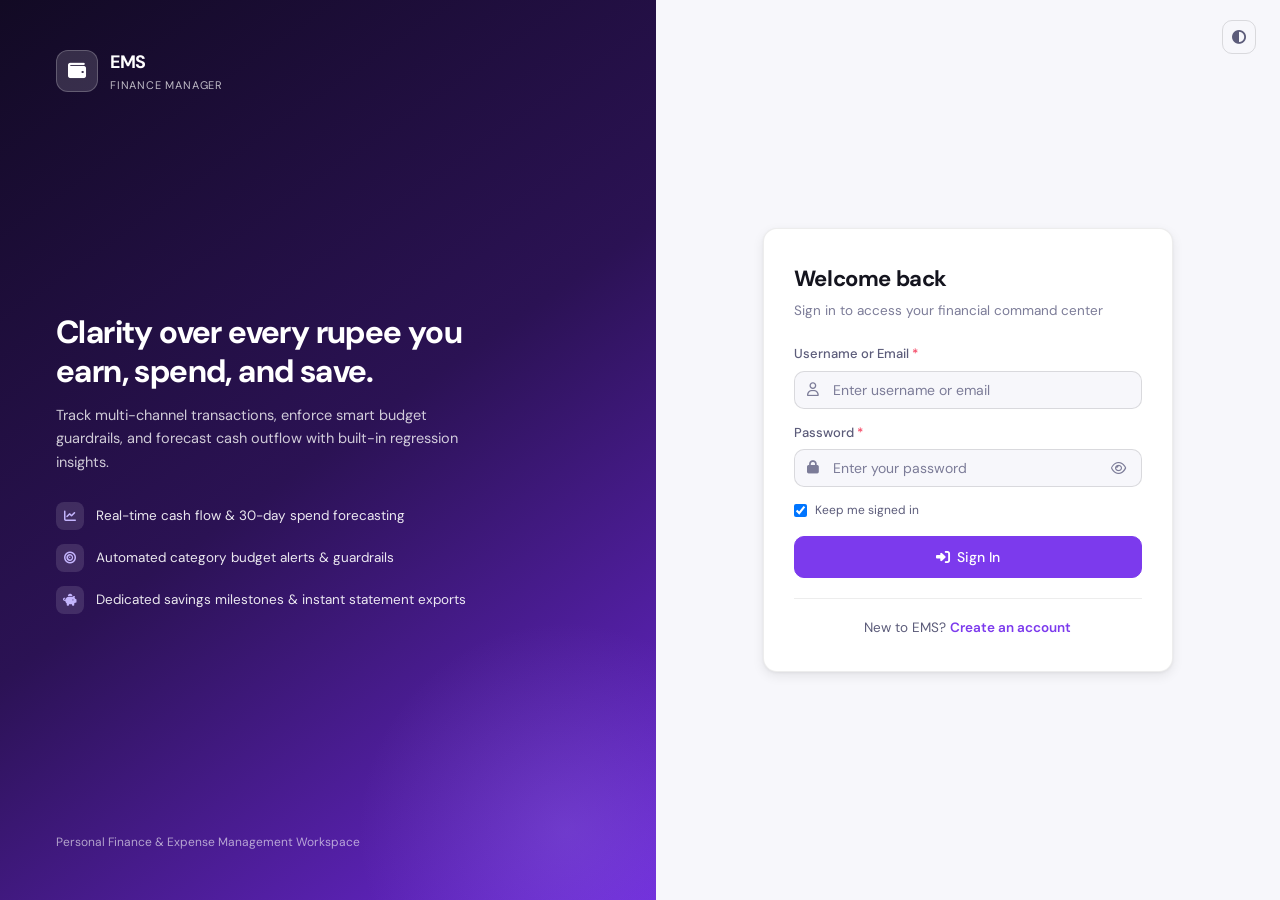
<file: frontend/expenses.html>
<!DOCTYPE html>
<html lang="en">
<head>
  <meta charset="UTF-8" />
  <meta name="viewport" content="width=device-width, initial-scale=1.0" />
  <title>Expenses — Expense Management System</title>
  <link rel="stylesheet" href="https://cdnjs.cloudflare.com/ajax/libs/font-awesome/6.5.1/css/all.min.css" />
  <link rel="stylesheet" href="assets/css/main.css" />
  <style>
    .ledger-controls {
      background: var(--bg-card);
      border: 1px solid var(--border);
      border-radius: var(--radius-lg);
      padding: 16px 18px;
      margin-bottom: 18px;
      box-shadow: var(--shadow-xs);
    }
    .pay-pills-bar {
      display: flex;
      gap: 6px;
      flex-wrap: wrap;
      padding-bottom: 12px;
      margin-bottom: 12px;
      border-bottom: 1px solid var(--border);
    }
    .channel-pill {
      display: inline-flex;
      align-items: center;
      gap: 6px;
      padding: 5px 13px;
      border-radius: var(--radius-full);
      border: 1px solid var(--border-strong);
      background: var(--bg-base);
      color: var(--text-secondary);
      font-size: 12.5px;
      font-weight: 500;
      cursor: pointer;
      transition: all var(--transition);
    }
    .channel-pill:hover {
      border-color: var(--accent);
      color: var(--text-primary);
    }
    .channel-pill.active {
      background: var(--accent);
      border-color: var(--accent);
      color: #ffffff;
    }
    .ledger-filter-grid {
      display: grid;
      grid-template-columns: minmax(220px, 1.8fr) minmax(160px, 1fr) auto auto auto;
      gap: 10px;
      align-items: center;
    }
    .bulk-bar {
      display: none;
      align-items: center;
      justify-content: space-between;
      gap: 12px;
      padding: 10px 16px;
      border-radius: var(--radius);
      background: var(--accent-soft);
      border: 1px solid var(--accent-light);
      margin-bottom: 14px;
    }
    .bulk-bar.show { display: flex; }

    /* Align table headers properly with right-aligned cells */
    .data-table th.text-right { text-align: right; }
    .data-table td.text-right { text-align: right; }

    .cat-pill {
      display: inline-flex;
      align-items: center;
      gap: 6px;
      padding: 4px 10px;
      border-radius: var(--radius-full);
      font-size: 11.5px;
      font-weight: 600;
    }
    .row-actions {
      display: inline-flex;
      align-items: center;
      justify-content: flex-end;
      gap: 6px;
    }

    @media (max-width: 960px) {
      .ledger-filter-grid {
        grid-template-columns: 1fr 1fr;
      }
      .ledger-filter-grid .search-input {
        grid-column: 1 / -1;
      }
    }
    @media (max-width: 540px) {
      .ledger-filter-grid {
        grid-template-columns: 1fr;
      }
    }
  </style>
</head>
<body>
  <div class="layout">
    <!-- SIDEBAR -->
    <aside class="sidebar">
      <a href="dashboard.html" class="sidebar__brand">
        <div class="sidebar__brand-icon"><i class="fa-solid fa-wallet"></i></div>
        <div>
          <div class="sidebar__brand-name">EMS</div>
          <div class="sidebar__brand-sub">Finance Manager</div>
        </div>
      </a>

      <nav class="sidebar__nav">
        <div class="nav-section">
          <div class="nav-section-label">Overview</div>
          <a href="dashboard.html" class="nav-link"><i class="fa-solid fa-chart-pie"></i><span>Dashboard</span></a>
          <a href="expenses.html" class="nav-link active"><i class="fa-solid fa-receipt"></i><span>Expenses</span></a>
          <a href="budget.html" class="nav-link"><i class="fa-solid fa-bullseye"></i><span>Budgets</span></a>
          <a href="savings.html" class="nav-link"><i class="fa-solid fa-piggy-bank"></i><span>Savings Goals</span></a>
        </div>
        <div class="nav-section">
          <div class="nav-section-label">Insights</div>
          <a href="analytics.html" class="nav-link"><i class="fa-solid fa-chart-line"></i><span>Analytics &amp; AI</span></a>
          <a href="reports.html" class="nav-link"><i class="fa-solid fa-file-export"></i><span>Reports</span></a>
        </div>
        <div class="nav-section">
          <div class="nav-section-label">Account</div>
          <a href="settings.html" class="nav-link"><i class="fa-solid fa-gear"></i><span>Settings</span></a>
        </div>
      </nav>

      <div class="sidebar__footer">
        <div class="user-chip" onclick="location.href='settings.html'">
          <div class="user-avatar" id="sidebarAvatar">U</div>
          <div style="min-width:0;flex:1;">
            <div class="user-name truncate" id="sidebarUserName">User</div>
            <div class="user-role truncate" id="sidebarUserEmail">Personal Account</div>
          </div>
        </div>
      </div>
    </aside>

    <!-- MAIN -->
    <div class="main">
      <header class="topbar">
        <div class="topbar__left">
          <div>
            <div class="topbar__title">Expense Ledger</div>
            <div class="topbar__sub">Record, filter, and manage your daily transactions</div>
          </div>
        </div>
        <div class="topbar__right">
          <button type="button" class="btn btn--primary btn--sm" id="addExpenseTopBtn">
            <i class="fa-solid fa-plus"></i><span>New Expense</span>
          </button>
          <button type="button" class="btn btn--ghost btn--icon btn--sm" id="logoutBtn" title="Sign out">
            <i class="fa-solid fa-right-from-bracket"></i>
          </button>
        </div>
      </header>

      <main class="page">
        <!-- SUMMARY KPIs -->
        <section class="stats-grid" style="grid-template-columns:repeat(3,minmax(0,1fr));">
          <div class="stat-card">
            <div class="kpi-icon-row">
              <span class="stat-card__label">Filtered Total</span>
              <span class="kpi-badge-icon" style="background:var(--accent-light);color:var(--accent);">
                <i class="fa-solid fa-wallet"></i>
              </span>
            </div>
            <div class="stat-card__value" id="sumFilteredTotal">—</div>
            <div class="stat-card__delta stat-card__delta--neutral" id="sumFilteredCount">0 matching entries</div>
          </div>

          <div class="stat-card">
            <div class="kpi-icon-row">
              <span class="stat-card__label">Average Transaction</span>
              <span class="kpi-badge-icon" style="background:var(--info-bg);color:var(--sky-600);">
                <i class="fa-solid fa-scale-balanced"></i>
              </span>
            </div>
            <div class="stat-card__value" id="sumFilteredAvg">—</div>
            <div class="stat-card__delta stat-card__delta--neutral">Per matching entry</div>
          </div>

          <div class="stat-card">
            <div class="kpi-icon-row">
              <span class="stat-card__label">Largest Single Expense</span>
              <span class="kpi-badge-icon" style="background:var(--danger-bg);color:var(--rose-600);">
                <i class="fa-solid fa-arrow-trend-up"></i>
              </span>
            </div>
            <div class="stat-card__value" id="sumFilteredMax">—</div>
            <div class="stat-card__delta stat-card__delta--neutral truncate" id="sumFilteredMaxTitle">—</div>
          </div>
        </section>

        <!-- UNIFIED FILTER CARD -->
        <section class="ledger-controls">
          <div class="pay-pills-bar" id="payPills">
            <button type="button" class="channel-pill active" data-pay="">All Channels</button>
            <button type="button" class="channel-pill" data-pay="esewa"><i class="fa-solid fa-mobile-screen"></i> eSewa</button>
            <button type="button" class="channel-pill" data-pay="khalti"><i class="fa-solid fa-wallet"></i> Khalti</button>
            <button type="button" class="channel-pill" data-pay="cash"><i class="fa-solid fa-money-bill-wave"></i> Cash</button>
            <button type="button" class="channel-pill" data-pay="card"><i class="fa-regular fa-credit-card"></i> Card</button>
            <button type="button" class="channel-pill" data-pay="netbanking"><i class="fa-solid fa-building-columns"></i> Net Banking</button>
          </div>

          <div class="ledger-filter-grid">
            <div class="search-input" style="background:var(--bg-base);">
              <i class="fa-solid fa-magnifying-glass"></i>
              <input type="search" id="searchInput" placeholder="Search title, note, or category…" />
            </div>
            <select class="form-control" id="filterCategory">
              <option value="">All Categories</option>
            </select>
            <input type="date" class="form-control" id="filterFrom" title="From date" />
            <input type="date" class="form-control" id="filterTo" title="To date" />
            <button type="button" class="btn btn--ghost btn--sm" id="resetFiltersBtn">
              <i class="fa-solid fa-rotate-left"></i><span>Reset</span>
            </button>
          </div>
        </section>

        <!-- BULK ACTION BAR -->
        <div class="bulk-bar" id="bulkBar">
          <span class="text-sm font-medium"><strong id="selectedCount">0</strong> selected</span>
          <button type="button" class="btn btn--danger btn--sm" id="bulkDeleteBtn">
            <i class="fa-solid fa-trash"></i><span>Delete Selected</span>
          </button>
        </div>

        <!-- DATA TABLE -->
        <div class="card" style="padding:0;overflow:hidden;">
          <div class="table-wrap" style="border:none;border-radius:0;">
            <table class="data-table">
              <thead>
                <tr>
                  <th style="width:40px;"><input type="checkbox" id="selectAllChk" aria-label="Select all" /></th>
                  <th data-sort="date" style="width:135px;">Date <i class="fa-solid fa-sort text-xs"></i></th>
                  <th data-sort="title">Description</th>
                  <th style="width:165px;">Category</th>
                  <th style="width:135px;">Channel</th>
                  <th data-sort="amount" class="text-right" style="width:135px;">Amount <i class="fa-solid fa-sort text-xs"></i></th>
                  <th class="text-right" style="width:100px;">Actions</th>
                </tr>
              </thead>
              <tbody id="expensesTbody">
                <tr><td colspan="7" class="text-center text-muted" style="padding:36px;">Loading expenses…</td></tr>
              </tbody>
            </table>
          </div>
        </div>
      </main>
    </div>
  </div>

  <!-- CREATE / EDIT EXPENSE MODAL -->
  <div class="modal-overlay" id="expenseModal" role="dialog" aria-modal="true">
    <div class="modal" style="max-width:480px;">
      <div class="modal__header">
        <h3 class="modal__title" id="expModalTitle">New Expense</h3>
        <button type="button" class="modal__close" id="closeExpModal">&times;</button>
      </div>
      <form id="expenseForm">
        <input type="hidden" id="expId" />
        <div class="modal__body">
          <div class="form-group">
            <label class="form-label form-label--required" for="expTitle">Title</label>
            <input type="text" class="form-control" id="expTitle" placeholder="e.g. Grocery run at Bhat-Bhateni" required />
          </div>
          <div class="grid grid-2">
            <div class="form-group">
              <label class="form-label form-label--required" for="expAmount">Amount</label>
              <input type="number" step="0.01" min="0.01" class="form-control font-mono" id="expAmount" placeholder="0.00" required />
            </div>
            <div class="form-group">
              <label class="form-label form-label--required" for="expDate">Date</label>
              <input type="date" class="form-control" id="expDate" required />
            </div>
          </div>
          <div class="grid grid-2">
            <div class="form-group">
              <label class="form-label form-label--required" for="expCategory">Category</label>
              <select class="form-control" id="expCategory" required></select>
            </div>
            <div class="form-group">
              <label class="form-label" for="expPayment">Payment Channel</label>
              <select class="form-control" id="expPayment">
                <option value="esewa">eSewa</option>
                <option value="khalti">Khalti</option>
                <option value="cash">Cash</option>
                <option value="card">Card</option>
                <option value="netbanking">Net Banking</option>
              </select>
            </div>
          </div>
          <div class="form-group">
            <label class="form-label" for="expDescription">Notes (Optional)</label>
            <textarea class="form-control" id="expDescription" rows="2" placeholder="Optional details or memo…"></textarea>
          </div>
        </div>
        <div class="modal__footer">
          <button type="button" class="btn btn--ghost" id="cancelExpModal">Cancel</button>
          <button type="submit" class="btn btn--primary" id="saveExpBtn">
            <i class="fa-solid fa-check"></i><span>Save Expense</span>
          </button>
        </div>
      </form>
    </div>
  </div>

  <script src="core.js"></script>
  <script src="assets/js/main.js"></script>
  <script>
    document.addEventListener('DOMContentLoaded', async () => {
      const { api, auth, ConfirmModal, Toast, Utils, Loader, CategoryLoader } = window.AppCore;
      if (!(await window.requireAuth())) return;

      let expenses = [];
      let filtered = [];
      let selectedPay = '';
      let sortField = 'date';
      let sortAsc = false;
      const selectedIds = new Set();

      const CHANNEL_LABELS = {
        esewa: 'eSewa',
        khalti: 'Khalti',
        cash: 'Cash',
        card: 'Card',
        netbanking: 'Net Banking',
      };

      // Strip redundant single-date suffix like "Rent(2026-01-24)" while preserving ranges like "(2026-01-18 - 2026-01-23)"
      function formatCleanTitle(rawTitle) {
        return String(rawTitle || '')
          .replace(/\s*\(\d{4}-\d{2}-\d{2}\)\s*$/, '')
          .trim();
      }

      await Promise.all([
        CategoryLoader.populateSelect(document.getElementById('filterCategory'), 'All Categories'),
        CategoryLoader.populateSelect(document.getElementById('expCategory'), 'Choose category'),
      ]);

      const modal = document.getElementById('expenseModal');
      function openModal(item = null) {
        document.getElementById('expModalTitle').textContent = item ? 'Edit Expense' : 'New Expense';
        document.getElementById('expId').value = item?.id || '';
        document.getElementById('expTitle').value = item ? formatCleanTitle(item.title) : '';
        document.getElementById('expAmount').value = item?.amount || '';
        document.getElementById('expDate').value = item?.date ? String(item.date).slice(0, 10) : Utils.todayISO();
        document.getElementById('expCategory').value = item?.category || '';
        document.getElementById('expPayment').value = item?.payment_method || 'esewa';
        document.getElementById('expDescription').value = item?.description || '';
        modal.classList.add('open');
        setTimeout(() => document.getElementById('expTitle').focus(), 50);
      }
      const closeModal = () => modal.classList.remove('open');

      document.getElementById('addExpenseTopBtn').addEventListener('click', () => openModal());
      document.getElementById('closeExpModal').addEventListener('click', closeModal);
      document.getElementById('cancelExpModal').addEventListener('click', closeModal);
      modal.addEventListener('click', e => { if (e.target === modal) closeModal(); });

      document.getElementById('expenseForm').addEventListener('submit', async e => {
        e.preventDefault();
        const id = document.getElementById('expId').value;
        const btn = document.getElementById('saveExpBtn');
        Loader.showBtn(btn, true);

        const payload = {
          title: document.getElementById('expTitle').value.trim(),
          amount: parseFloat(document.getElementById('expAmount').value),
          date: document.getElementById('expDate').value,
          category: document.getElementById('expCategory').value,
          payment_method: document.getElementById('expPayment').value,
          description: document.getElementById('expDescription').value.trim(),
        };

        try {
          if (id) {
            await api.put(`/expenses/${id}/`, payload);
            Toast.success('Expense updated');
          } else {
            await api.post('/expenses/', payload);
            Toast.success('Expense added');
          }
          closeModal();
          await fetchExpenses();
        } catch (err) {
          Toast.error(err.message);
        } finally {
          Loader.showBtn(btn, false);
        }
      });

      document.querySelectorAll('#payPills .channel-pill').forEach(btn => {
        btn.addEventListener('click', () => {
          document.querySelectorAll('#payPills .channel-pill').forEach(b => b.classList.remove('active'));
          btn.classList.add('active');
          selectedPay = btn.dataset.pay;
          applyFilters();
        });
      });

      document.getElementById('searchInput').addEventListener('input', Utils.debounce(applyFilters, 180));
      ['filterCategory', 'filterFrom', 'filterTo'].forEach(id => {
        document.getElementById(id).addEventListener('change', applyFilters);
      });

      document.getElementById('resetFiltersBtn').addEventListener('click', () => {
        document.getElementById('searchInput').value = '';
        document.getElementById('filterCategory').value = '';
        document.getElementById('filterFrom').value = '';
        document.getElementById('filterTo').value = '';
        selectedPay = '';
        document.querySelectorAll('#payPills .channel-pill').forEach((b, i) => b.classList.toggle('active', i === 0));
        applyFilters();
      });

      document.querySelectorAll('th[data-sort]').forEach(th => {
        th.addEventListener('click', () => {
          const field = th.dataset.sort;
          if (sortField === field) sortAsc = !sortAsc;
          else { sortField = field; sortAsc = field === 'title'; }
          applyFilters();
        });
      });

      function applyFilters() {
        const q = document.getElementById('searchInput').value.trim().toLowerCase();
        const cat = document.getElementById('filterCategory').value;
        const from = document.getElementById('filterFrom').value;
        const to = document.getElementById('filterTo').value;

        filtered = expenses.filter(e => {
          const expDate = String(e.date || '').slice(0, 10);
          if (selectedPay && e.payment_method !== selectedPay) return false;
          if (cat && String(e.category) !== String(cat)) return false;
          if (from && expDate < from) return false;
          if (to && expDate > to) return false;
          if (q) {
            const hay = `${e.title} ${e.description || ''} ${e.category_name || ''}`.toLowerCase();
            if (!hay.includes(q)) return false;
          }
          return true;
        });

        filtered.sort((a, b) => {
          let cmp = 0;
          if (sortField === 'amount') cmp = parseFloat(a.amount) - parseFloat(b.amount);
          else if (sortField === 'title') cmp = formatCleanTitle(a.title).localeCompare(formatCleanTitle(b.title));
          else cmp = String(a.date || '').localeCompare(String(b.date || ''));
          return sortAsc ? cmp : -cmp;
        });

        selectedIds.clear();
        syncBulkBar();
        renderTable();
      }

      function syncBulkBar() {
        const bar = document.getElementById('bulkBar');
        document.getElementById('selectedCount').textContent = selectedIds.size;
        bar.classList.toggle('show', selectedIds.size > 0);
        document.getElementById('selectAllChk').checked = filtered.length > 0 && selectedIds.size === filtered.length;
      }

      function renderTable() {
        const total = filtered.reduce((s, e) => s + parseFloat(e.amount || 0), 0);
        const maxItem = filtered.reduce((best, e) => (!best || parseFloat(e.amount) > parseFloat(best.amount) ? e : best), null);

        document.getElementById('sumFilteredTotal').textContent = Utils.formatCurrency(total);
        document.getElementById('sumFilteredCount').textContent = `${filtered.length} matching entries`;
        document.getElementById('sumFilteredAvg').textContent = filtered.length ? Utils.formatCurrency(total / filtered.length) : '—';
        document.getElementById('sumFilteredMax').textContent = maxItem ? Utils.formatCurrency(maxItem.amount) : '—';
        document.getElementById('sumFilteredMaxTitle').textContent = maxItem ? formatCleanTitle(maxItem.title) : '—';

        const tbody = document.getElementById('expensesTbody');
        if (!filtered.length) {
          tbody.innerHTML = `
            <tr>
              <td colspan="7">
                <div class="empty-state" style="padding:40px 20px;">
                  <i class="fa-solid fa-filter-circle-xmark"></i>
                  <div class="empty-state__title">No matching expenses</div>
                  <div class="empty-state__sub">Try clearing your filters or click "New Expense" to add an entry.</div>
                </div>
              </td>
            </tr>`;
          return;
        }

        tbody.innerHTML = filtered.map(e => {
          const cleanTitle = formatCleanTitle(e.title);
          const catColor = e.category_color || '#7c3aed';
          const payKey = (e.payment_method || 'cash').toLowerCase();
          const payLabel = CHANNEL_LABELS[payKey] || payKey.toUpperCase();

          return `
            <tr>
              <td><input type="checkbox" class="row-chk" data-id="${e.id}" ${selectedIds.has(String(e.id)) ? 'checked' : ''} /></td>
              <td class="text-sm text-muted" style="white-space:nowrap;">${Utils.formatDate(e.date)}</td>
              <td>
                <div class="font-medium">${Utils.escapeHtml(cleanTitle)}</div>
                ${e.description ? `<div class="text-xs text-muted mt-1 truncate" style="max-width:340px;">${Utils.escapeHtml(e.description)}</div>` : ''}
              </td>
              <td>
                <span class="cat-pill" style="background:${Utils.escapeHtml(catColor)}18;color:${Utils.escapeHtml(catColor)};">
                  ${Utils.escapeHtml(e.category_name || 'Uncategorized')}
                </span>
              </td>
              <td><span class="payment-chip">${Utils.escapeHtml(payLabel)}</span></td>
              <td class="text-right font-mono font-semibold" style="color:var(--danger);">-${Utils.formatCurrency(e.amount)}</td>
              <td class="text-right" style="white-space:nowrap;">
                <div class="row-actions">
                  <button type="button" class="btn btn--ghost btn--icon btn--sm edit-btn" data-id="${e.id}" title="Edit">
                    <i class="fa-solid fa-pen"></i>
                  </button>
                  <button type="button" class="btn btn--danger btn--icon btn--sm del-btn" data-id="${e.id}" title="Delete">
                    <i class="fa-solid fa-trash"></i>
                  </button>
                </div>
              </td>
            </tr>`;
        }).join('');

        tbody.querySelectorAll('.row-chk').forEach(chk => {
          chk.addEventListener('change', () => {
            if (chk.checked) selectedIds.add(chk.dataset.id);
            else selectedIds.delete(chk.dataset.id);
            syncBulkBar();
          });
        });

        tbody.querySelectorAll('.edit-btn').forEach(btn => {
          btn.addEventListener('click', () => {
            const item = expenses.find(x => String(x.id) === btn.dataset.id);
            if (item) openModal(item);
          });
        });

        tbody.querySelectorAll('.del-btn').forEach(btn => {
          btn.addEventListener('click', async () => {
            const item = expenses.find(x => String(x.id) === btn.dataset.id);
            const ok = await ConfirmModal.ask({
              title: 'Delete Expense',
              message: `Permanently delete "${formatCleanTitle(item?.title || 'this expense')}"? This cannot be undone.`,
              confirmText: 'Delete',
            });
            if (!ok) return;

            try {
              await api.delete(`/expenses/${btn.dataset.id}/`);
              Toast.success('Expense deleted');
              await fetchExpenses();
            } catch (err) {
              Toast.error(err.message);
            }
          });
        });
      }

      document.getElementById('selectAllChk').addEventListener('change', e => {
        selectedIds.clear();
        if (e.target.checked) filtered.forEach(item => selectedIds.add(String(item.id)));
        renderTable();
        syncBulkBar();
      });

      document.getElementById('bulkDeleteBtn').addEventListener('click', async () => {
        if (!selectedIds.size) return;
        const ok = await ConfirmModal.ask({
          title: 'Delete Selected Expenses',
          message: `Permanently delete ${selectedIds.size} selected expense entries? This cannot be undone.`,
          confirmText: `Delete (${selectedIds.size})`,
        });
        if (!ok) return;

        try {
          await Promise.all([...selectedIds].map(id => api.delete(`/expenses/${id}/`)));
          Toast.success(`Deleted ${selectedIds.size} expenses`);
          await fetchExpenses();
        } catch (err) {
          Toast.error(err.message);
        }
      });

      async function fetchExpenses() {
        try {
          expenses = await api.getAll('/expenses/?ordering=-date');
          applyFilters();
        } catch (err) {
          Toast.error('Failed to load expenses: ' + err.message);
        }
      }

      document.getElementById('logoutBtn').addEventListener('click', () => auth.logout());
      await fetchExpenses();
    });
  </script>
</body>
</html>
</file>
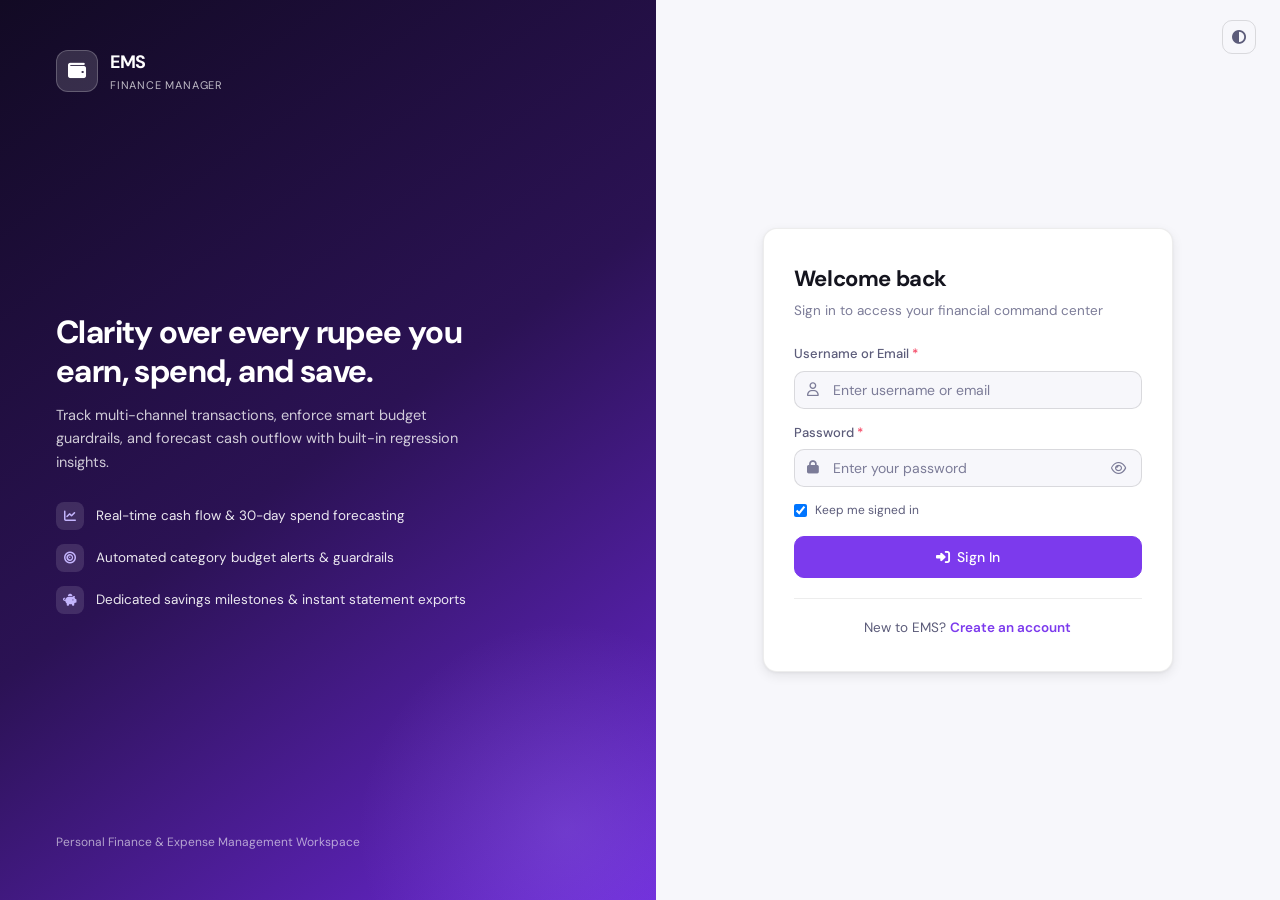
<file: frontend/login.html>
<!DOCTYPE html>
<html lang="en">
<head>
  <meta charset="UTF-8" />
  <meta name="viewport" content="width=device-width, initial-scale=1.0" />
  <title>Sign In — Expense Management System</title>
  <link rel="stylesheet" href="https://cdnjs.cloudflare.com/ajax/libs/font-awesome/6.5.1/css/all.min.css" />
  <link rel="stylesheet" href="assets/css/main.css" />
  <style>
    .auth-shell {
      min-height: 100vh;
      display: grid;
      grid-template-columns: minmax(0, 1.05fr) minmax(0, 1fr);
      background: var(--bg-base);
    }
    .auth-aside {
      background: linear-gradient(145deg, #120a24 0%, #2b1254 50%, #6d28d9 100%);
      color: #ffffff;
      padding: 48px 56px;
      display: flex;
      flex-direction: column;
      justify-content: space-between;
      position: relative;
      overflow: hidden;
    }
    .auth-aside::after {
      content: '';
      position: absolute;
      width: 420px;
      height: 420px;
      border-radius: 50%;
      background: radial-gradient(circle, rgba(167, 139, 250, 0.22) 0%, transparent 70%);
      bottom: -140px;
      right: -120px;
      pointer-events: none;
    }
    .auth-brand {
      display: inline-flex;
      align-items: center;
      gap: 12px;
      text-decoration: none;
      color: #ffffff;
    }
    .auth-brand__icon {
      width: 42px;
      height: 42px;
      border-radius: 12px;
      background: rgba(255, 255, 255, 0.14);
      border: 1px solid rgba(255, 255, 255, 0.22);
      display: grid;
      place-items: center;
      font-size: 18px;
    }
    .auth-brand__name {
      font-size: 18px;
      font-weight: 700;
      letter-spacing: -0.3px;
    }
    .auth-brand__sub {
      font-size: 11px;
      text-transform: uppercase;
      letter-spacing: 0.8px;
      color: rgba(255, 255, 255, 0.72);
    }
    .auth-hero {
      max-width: 440px;
      position: relative;
      z-index: 1;
    }
    .auth-hero h1 {
      font-size: 32px;
      font-weight: 700;
      line-height: 1.2;
      letter-spacing: -0.6px;
      margin-bottom: 14px;
    }
    .auth-hero p {
      font-size: 14.5px;
      line-height: 1.6;
      color: rgba(255, 255, 255, 0.78);
      margin-bottom: 28px;
    }
    .auth-features {
      display: flex;
      flex-direction: column;
      gap: 14px;
    }
    .auth-feat {
      display: flex;
      align-items: center;
      gap: 12px;
      font-size: 13.5px;
      color: rgba(255, 255, 255, 0.9);
    }
    .auth-feat__dot {
      width: 28px;
      height: 28px;
      border-radius: 8px;
      background: rgba(255, 255, 255, 0.12);
      display: grid;
      place-items: center;
      font-size: 12px;
      color: #c4b5fd;
      flex-shrink: 0;
    }
    .auth-aside__foot {
      font-size: 12px;
      color: rgba(255, 255, 255, 0.6);
      position: relative;
      z-index: 1;
    }

    .auth-main {
      display: flex;
      flex-direction: column;
      justify-content: center;
      align-items: center;
      padding: 36px 24px;
      position: relative;
    }
    .auth-theme-bar {
      position: absolute;
      top: 20px;
      right: 24px;
    }
    .auth-card {
      width: 100%;
      max-width: 410px;
      background: var(--bg-card);
      border: 1px solid var(--border);
      border-radius: var(--radius-lg);
      padding: 32px 30px;
      box-shadow: var(--shadow-md);
    }
    .auth-card__title {
      font-size: 22px;
      font-weight: 700;
      letter-spacing: -0.4px;
      color: var(--text-primary);
    }
    .auth-card__sub {
      font-size: 13.5px;
      color: var(--text-muted);
      margin-top: 4px;
      margin-bottom: 22px;
    }
    .input-icon-wrap {
      position: relative;
    }
    .input-icon-wrap .form-control {
      padding-left: 38px;
    }
    .input-icon-wrap > i.lead-ico {
      position: absolute;
      left: 13px;
      top: 50%;
      transform: translateY(-50%);
      color: var(--text-muted);
      font-size: 13.5px;
      pointer-events: none;
    }
    .pw-toggle {
      position: absolute;
      right: 10px;
      top: 50%;
      transform: translateY(-50%);
      background: none;
      border: none;
      color: var(--text-muted);
      cursor: pointer;
      padding: 4px 6px;
      font-size: 13.5px;
      transition: color var(--transition);
    }
    .pw-toggle:hover {
      color: var(--text-primary);
    }
    .auth-alert {
      display: none;
      align-items: center;
      gap: 9px;
      padding: 10px 13px;
      border-radius: var(--radius);
      background: var(--danger-bg);
      color: var(--danger);
      font-size: 13px;
      margin-bottom: 16px;
    }
    .auth-alert.show {
      display: flex;
    }
    .auth-switch {
      text-align: center;
      font-size: 13.5px;
      color: var(--text-secondary);
      margin-top: 20px;
      padding-top: 18px;
      border-top: 1px solid var(--border);
    }
    .auth-switch a {
      color: var(--accent);
      font-weight: 600;
      text-decoration: none;
    }
    .auth-switch a:hover {
      text-decoration: underline;
    }

    @media (max-width: 900px) {
      .auth-shell {
        grid-template-columns: 1fr;
      }
      .auth-aside {
        display: none;
      }
    }
  </style>
</head>
<body>
  <div class="auth-shell">
    <!-- LEFT BRAND SHOWCASE -->
    <aside class="auth-aside">
      <a href="login.html" class="auth-brand">
        <div class="auth-brand__icon"><i class="fa-solid fa-wallet"></i></div>
        <div>
          <div class="auth-brand__name">EMS</div>
          <div class="auth-brand__sub">Finance Manager</div>
        </div>
      </a>

      <div class="auth-hero">
        <h1>Clarity over every rupee you earn, spend, and save.</h1>
        <p>Track multi-channel transactions, enforce smart budget guardrails, and forecast cash outflow with built-in regression insights.</p>

        <div class="auth-features">
          <div class="auth-feat">
            <span class="auth-feat__dot"><i class="fa-solid fa-chart-line"></i></span>
            <span>Real-time cash flow &amp; 30-day spend forecasting</span>
          </div>
          <div class="auth-feat">
            <span class="auth-feat__dot"><i class="fa-solid fa-bullseye"></i></span>
            <span>Automated category budget alerts &amp; guardrails</span>
          </div>
          <div class="auth-feat">
            <span class="auth-feat__dot"><i class="fa-solid fa-piggy-bank"></i></span>
            <span>Dedicated savings milestones &amp; instant statement exports</span>
          </div>
        </div>
      </div>

      <div class="auth-aside__foot">
        Personal Finance &amp; Expense Management Workspace
      </div>
    </aside>

    <!-- RIGHT SIGN-IN FORM -->
    <main class="auth-main">
      <div class="auth-theme-bar">
        <button type="button" class="btn btn--ghost btn--icon btn--sm" id="quickThemeBtn" title="Toggle theme">
          <i class="fa-solid fa-circle-half-stroke"></i>
        </button>
      </div>

      <div class="auth-card">
        <div class="auth-card__title">Welcome back</div>
        <div class="auth-card__sub">Sign in to access your financial command center</div>

        <div class="auth-alert" id="loginAlert" role="alert">
          <i class="fa-solid fa-circle-exclamation"></i>
          <span id="loginAlertText">Invalid credentials</span>
        </div>

        <form id="loginForm">
          <div class="form-group">
            <label class="form-label form-label--required" for="loginIdentity">Username or Email</label>
            <div class="input-icon-wrap">
              <i class="fa-regular fa-user lead-ico"></i>
              <input
                type="text"
                class="form-control"
                id="loginIdentity"
                placeholder="Enter username or email"
                autocomplete="username"
                required
              />
            </div>
          </div>

          <div class="form-group">
            <label class="form-label form-label--required" for="loginPassword">Password</label>
            <div class="input-icon-wrap">
              <i class="fa-solid fa-lock lead-ico"></i>
              <input
                type="password"
                class="form-control"
                id="loginPassword"
                placeholder="Enter your password"
                autocomplete="current-password"
                style="padding-right:38px;"
                required
              />
              <button type="button" class="pw-toggle" id="togglePwBtn" aria-label="Show password">
                <i class="fa-regular fa-eye"></i>
              </button>
            </div>
          </div>

          <div class="flex items-center justify-between mb-4">
            <label class="flex items-center gap-2 text-xs text-secondary" style="cursor:pointer;">
              <input type="checkbox" id="rememberMeChk" checked />
              <span>Keep me signed in</span>
            </label>
          </div>

          <button type="submit" class="btn btn--primary" id="loginSubmitBtn" style="width:100%;justify-content:center;padding:11px 16px;">
            <i class="fa-solid fa-right-to-bracket"></i><span>Sign In</span>
          </button>
        </form>

        <div class="auth-switch">
          New to EMS? <a href="register.html">Create an account</a>
        </div>
      </div>
    </main>
  </div>

  <script src="core.js"></script>
  <script>
    document.addEventListener('DOMContentLoaded', () => {
      const { api, auth, ThemeManager, Toast, Loader } = window.AppCore;

      if (auth.isAuthenticated()) {
        window.location.replace('dashboard.html');
        return;
      }

      document.getElementById('quickThemeBtn').addEventListener('click', () => {
        const next = ThemeManager.current() === 'dark' ? 'light' : 'dark';
        ThemeManager.set(next);
      });

      const pwInput = document.getElementById('loginPassword');
      const toggleBtn = document.getElementById('togglePwBtn');
      toggleBtn.addEventListener('click', () => {
        const isHidden = pwInput.type === 'password';
        pwInput.type = isHidden ? 'text' : 'password';
        toggleBtn.innerHTML = `<i class="fa-regular ${isHidden ? 'fa-eye-slash' : 'fa-eye'}"></i>`;
      });

      const alertBox = document.getElementById('loginAlert');
      const alertText = document.getElementById('loginAlertText');

      document.getElementById('loginForm').addEventListener('submit', async e => {
        e.preventDefault();
        alertBox.classList.remove('show');

        const identity = document.getElementById('loginIdentity').value.trim();
        const password = pwInput.value;
        const persist = document.getElementById('rememberMeChk').checked;
        const btn = document.getElementById('loginSubmitBtn');

        Loader.showBtn(btn, true);
        try {
          const payload = {
            username: identity,
            email: identity,
            password,
          };

          let res = null;
          for (const endpoint of ['/auth/login/', '/login/', '/token/']) {
            try {
              res = await api.post(endpoint, payload, { auth: false });
              break;
            } catch (err) {
              if (err.status !== 404) throw err;
            }
          }

          const token = res?.token || res?.key || res?.access;
          if (!token) throw new Error('Authentication succeeded but no access token was returned.');

          const user = res?.user || { username: identity, email: identity.includes('@') ? identity : '' };
          auth.setSession(token, user, persist);
          Toast.success('Signed in successfully');
          window.location.href = 'dashboard.html';
        } catch (err) {
          alertText.textContent = err.message || 'Unable to sign in. Check your credentials.';
          alertBox.classList.add('show');
        } finally {
          Loader.showBtn(btn, false);
        }
      });
    });
  </script>
</body>
</html>
</file>
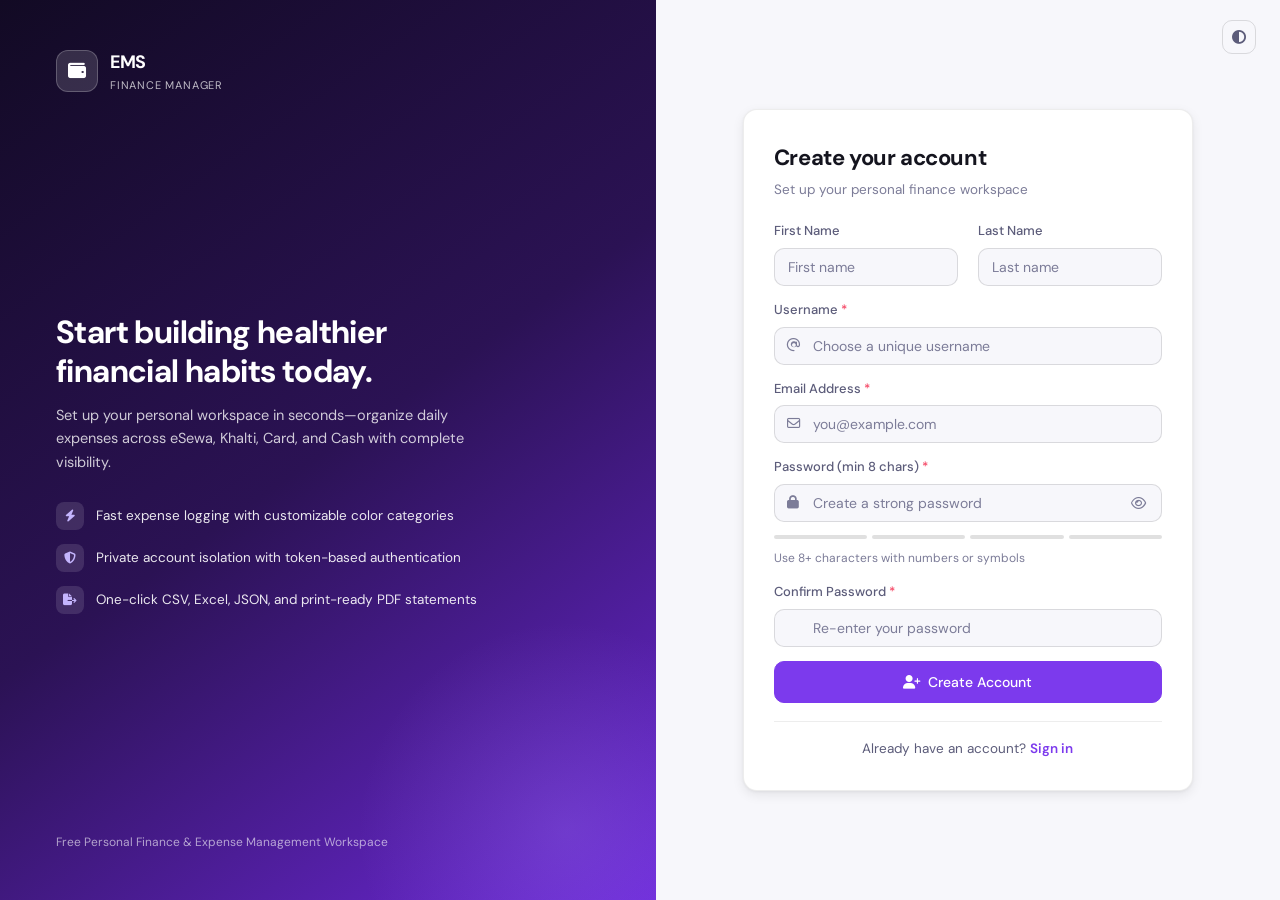
<file: frontend/register.html>
<!DOCTYPE html>
<html lang="en">
<head>
  <meta charset="UTF-8" />
  <meta name="viewport" content="width=device-width, initial-scale=1.0" />
  <title>Create Account — Expense Management System</title>
  <link rel="stylesheet" href="https://cdnjs.cloudflare.com/ajax/libs/font-awesome/6.5.1/css/all.min.css" />
  <link rel="stylesheet" href="assets/css/main.css" />
  <style>
    .auth-shell {
      min-height: 100vh;
      display: grid;
      grid-template-columns: minmax(0, 1.05fr) minmax(0, 1fr);
      background: var(--bg-base);
    }
    .auth-aside {
      background: linear-gradient(145deg, #120a24 0%, #2b1254 50%, #6d28d9 100%);
      color: #ffffff;
      padding: 48px 56px;
      display: flex;
      flex-direction: column;
      justify-content: space-between;
      position: relative;
      overflow: hidden;
    }
    .auth-aside::after {
      content: '';
      position: absolute;
      width: 420px;
      height: 420px;
      border-radius: 50%;
      background: radial-gradient(circle, rgba(167, 139, 250, 0.22) 0%, transparent 70%);
      bottom: -140px;
      right: -120px;
      pointer-events: none;
    }
    .auth-brand {
      display: inline-flex;
      align-items: center;
      gap: 12px;
      text-decoration: none;
      color: #ffffff;
    }
    .auth-brand__icon {
      width: 42px;
      height: 42px;
      border-radius: 12px;
      background: rgba(255, 255, 255, 0.14);
      border: 1px solid rgba(255, 255, 255, 0.22);
      display: grid;
      place-items: center;
      font-size: 18px;
    }
    .auth-brand__name {
      font-size: 18px;
      font-weight: 700;
      letter-spacing: -0.3px;
    }
    .auth-brand__sub {
      font-size: 11px;
      text-transform: uppercase;
      letter-spacing: 0.8px;
      color: rgba(255, 255, 255, 0.72);
    }
    .auth-hero {
      max-width: 440px;
      position: relative;
      z-index: 1;
    }
    .auth-hero h1 {
      font-size: 32px;
      font-weight: 700;
      line-height: 1.2;
      letter-spacing: -0.6px;
      margin-bottom: 14px;
    }
    .auth-hero p {
      font-size: 14.5px;
      line-height: 1.6;
      color: rgba(255, 255, 255, 0.78);
      margin-bottom: 28px;
    }
    .auth-features {
      display: flex;
      flex-direction: column;
      gap: 14px;
    }
    .auth-feat {
      display: flex;
      align-items: center;
      gap: 12px;
      font-size: 13.5px;
      color: rgba(255, 255, 255, 0.9);
    }
    .auth-feat__dot {
      width: 28px;
      height: 28px;
      border-radius: 8px;
      background: rgba(255, 255, 255, 0.12);
      display: grid;
      place-items: center;
      font-size: 12px;
      color: #c4b5fd;
      flex-shrink: 0;
    }
    .auth-aside__foot {
      font-size: 12px;
      color: rgba(255, 255, 255, 0.6);
      position: relative;
      z-index: 1;
    }

    .auth-main {
      display: flex;
      flex-direction: column;
      justify-content: center;
      align-items: center;
      padding: 36px 24px;
      position: relative;
    }
    .auth-theme-bar {
      position: absolute;
      top: 20px;
      right: 24px;
    }
    .auth-card {
      width: 100%;
      max-width: 450px;
      background: var(--bg-card);
      border: 1px solid var(--border);
      border-radius: var(--radius-lg);
      padding: 30px 30px;
      box-shadow: var(--shadow-md);
    }
    .auth-card__title {
      font-size: 22px;
      font-weight: 700;
      letter-spacing: -0.4px;
      color: var(--text-primary);
    }
    .auth-card__sub {
      font-size: 13.5px;
      color: var(--text-muted);
      margin-top: 4px;
      margin-bottom: 20px;
    }
    .input-icon-wrap {
      position: relative;
    }
    .input-icon-wrap .form-control {
      padding-left: 38px;
    }
    .input-icon-wrap > i.lead-ico {
      position: absolute;
      left: 13px;
      top: 50%;
      transform: translateY(-50%);
      color: var(--text-muted);
      font-size: 13.5px;
      pointer-events: none;
    }
    .pw-toggle {
      position: absolute;
      right: 10px;
      top: 50%;
      transform: translateY(-50%);
      background: none;
      border: none;
      color: var(--text-muted);
      cursor: pointer;
      padding: 4px 6px;
      font-size: 13.5px;
      transition: color var(--transition);
    }
    .pw-toggle:hover {
      color: var(--text-primary);
    }
    .pw-meter {
      display: grid;
      grid-template-columns: repeat(4, 1fr);
      gap: 5px;
      margin-top: 7px;
    }
    .pw-meter span {
      height: 4px;
      border-radius: 99px;
      background: var(--border-strong);
      transition: background var(--transition);
    }
    .auth-alert {
      display: none;
      align-items: center;
      gap: 9px;
      padding: 10px 13px;
      border-radius: var(--radius);
      background: var(--danger-bg);
      color: var(--danger);
      font-size: 13px;
      margin-bottom: 16px;
    }
    .auth-alert.show {
      display: flex;
    }
    .auth-switch {
      text-align: center;
      font-size: 13.5px;
      color: var(--text-secondary);
      margin-top: 18px;
      padding-top: 16px;
      border-top: 1px solid var(--border);
    }
    .auth-switch a {
      color: var(--accent);
      font-weight: 600;
      text-decoration: none;
    }
    .auth-switch a:hover {
      text-decoration: underline;
    }

    @media (max-width: 900px) {
      .auth-shell {
        grid-template-columns: 1fr;
      }
      .auth-aside {
        display: none;
      }
    }
  </style>
</head>
<body>
  <div class="auth-shell">
    <!-- LEFT BRAND SHOWCASE -->
    <aside class="auth-aside">
      <a href="login.html" class="auth-brand">
        <div class="auth-brand__icon"><i class="fa-solid fa-wallet"></i></div>
        <div>
          <div class="auth-brand__name">EMS</div>
          <div class="auth-brand__sub">Finance Manager</div>
        </div>
      </a>

      <div class="auth-hero">
        <h1>Start building healthier financial habits today.</h1>
        <p>Set up your personal workspace in seconds—organize daily expenses across eSewa, Khalti, Card, and Cash with complete visibility.</p>

        <div class="auth-features">
          <div class="auth-feat">
            <span class="auth-feat__dot"><i class="fa-solid fa-bolt"></i></span>
            <span>Fast expense logging with customizable color categories</span>
          </div>
          <div class="auth-feat">
            <span class="auth-feat__dot"><i class="fa-solid fa-shield-halved"></i></span>
            <span>Private account isolation with token-based authentication</span>
          </div>
          <div class="auth-feat">
            <span class="auth-feat__dot"><i class="fa-solid fa-file-export"></i></span>
            <span>One-click CSV, Excel, JSON, and print-ready PDF statements</span>
          </div>
        </div>
      </div>

      <div class="auth-aside__foot">
        Free Personal Finance &amp; Expense Management Workspace
      </div>
    </aside>

    <!-- RIGHT REGISTER FORM -->
    <main class="auth-main">
      <div class="auth-theme-bar">
        <button type="button" class="btn btn--ghost btn--icon btn--sm" id="quickThemeBtn" title="Toggle theme">
          <i class="fa-solid fa-circle-half-stroke"></i>
        </button>
      </div>

      <div class="auth-card">
        <div class="auth-card__title">Create your account</div>
        <div class="auth-card__sub">Set up your personal finance workspace</div>

        <div class="auth-alert" id="regAlert" role="alert">
          <i class="fa-solid fa-circle-exclamation"></i>
          <span id="regAlertText">Please check your details</span>
        </div>

        <form id="registerForm">
          <div class="grid grid-2">
            <div class="form-group">
              <label class="form-label" for="regFirstName">First Name</label>
              <input type="text" class="form-control" id="regFirstName" placeholder="First name" autocomplete="given-name" />
            </div>
            <div class="form-group">
              <label class="form-label" for="regLastName">Last Name</label>
              <input type="text" class="form-control" id="regLastName" placeholder="Last name" autocomplete="family-name" />
            </div>
          </div>

          <div class="form-group">
            <label class="form-label form-label--required" for="regUsername">Username</label>
            <div class="input-icon-wrap">
              <i class="fa-regular fa-at lead-ico"></i>
              <input
                type="text"
                class="form-control"
                id="regUsername"
                placeholder="Choose a unique username"
                autocomplete="username"
                required
              />
            </div>
          </div>

          <div class="form-group">
            <label class="form-label form-label--required" for="regEmail">Email Address</label>
            <div class="input-icon-wrap">
              <i class="fa-regular fa-envelope lead-ico"></i>
              <input
                type="email"
                class="form-control"
                id="regEmail"
                placeholder="you@example.com"
                autocomplete="email"
                required
              />
            </div>
          </div>

          <div class="form-group">
            <label class="form-label form-label--required" for="regPassword">Password (min 8 chars)</label>
            <div class="input-icon-wrap">
              <i class="fa-solid fa-lock lead-ico"></i>
              <input
                type="password"
                class="form-control"
                id="regPassword"
                placeholder="Create a strong password"
                minlength="8"
                autocomplete="new-password"
                style="padding-right:38px;"
                required
              />
              <button type="button" class="pw-toggle" id="toggleRegPwBtn" aria-label="Show password">
                <i class="fa-regular fa-eye"></i>
              </button>
            </div>
            <div class="pw-meter" id="pwMeter">
              <span></span><span></span><span></span><span></span>
            </div>
            <div class="flex justify-between text-xs text-muted mt-1">
              <span id="pwStrengthLabel">Use 8+ characters with numbers or symbols</span>
            </div>
          </div>

          <div class="form-group">
            <label class="form-label form-label--required" for="regConfirmPassword">Confirm Password</label>
            <div class="input-icon-wrap">
              <i class="fa-solid fa-shield-check lead-ico"></i>
              <input
                type="password"
                class="form-control"
                id="regConfirmPassword"
                placeholder="Re-enter your password"
                minlength="8"
                autocomplete="new-password"
                required
              />
            </div>
          </div>

          <button type="submit" class="btn btn--primary" id="regSubmitBtn" style="width:100%;justify-content:center;padding:11px 16px;">
            <i class="fa-solid fa-user-plus"></i><span>Create Account</span>
          </button>
        </form>

        <div class="auth-switch">
          Already have an account? <a href="login.html">Sign in</a>
        </div>
      </div>
    </main>
  </div>

  <script src="core.js"></script>
  <script>
    document.addEventListener('DOMContentLoaded', () => {
      const { api, auth, ThemeManager, Toast, Loader } = window.AppCore;

      if (auth.isAuthenticated()) {
        window.location.replace('dashboard.html');
        return;
      }

      document.getElementById('quickThemeBtn').addEventListener('click', () => {
        const next = ThemeManager.current() === 'dark' ? 'light' : 'dark';
        ThemeManager.set(next);
      });

      const pwInput = document.getElementById('regPassword');
      const toggleBtn = document.getElementById('toggleRegPwBtn');
      toggleBtn.addEventListener('click', () => {
        const isHidden = pwInput.type === 'password';
        pwInput.type = isHidden ? 'text' : 'password';
        toggleBtn.innerHTML = `<i class="fa-regular ${isHidden ? 'fa-eye-slash' : 'fa-eye'}"></i>`;
      });

      /* ── LIVE PASSWORD STRENGTH METER ── */
      const meterBars = document.querySelectorAll('#pwMeter span');
      const strengthLabel = document.getElementById('pwStrengthLabel');

      pwInput.addEventListener('input', () => {
        const val = pwInput.value;
        let score = 0;
        if (val.length >= 8) score++;
        if (/[A-Z]/.test(val) && /[a-z]/.test(val)) score++;
        if (/\d/.test(val)) score++;
        if (/[^A-Za-z0-9]/.test(val)) score++;

        const palette = ['#ef4444', '#f59e0b', '#0ea5e9', '#10b981'];
        const labels = ['Weak password', 'Fair password', 'Good password', 'Strong password'];

        meterBars.forEach((bar, idx) => {
          bar.style.background = val && idx < score ? palette[score - 1] : 'var(--border-strong)';
        });
        strengthLabel.textContent = val ? labels[Math.max(0, score - 1)] : 'Use 8+ characters with numbers or symbols';
      });

      const alertBox = document.getElementById('regAlert');
      const alertText = document.getElementById('regAlertText');

      document.getElementById('registerForm').addEventListener('submit', async e => {
        e.preventDefault();
        alertBox.classList.remove('show');

        const password = pwInput.value;
        const confirmPw = document.getElementById('regConfirmPassword').value;
        if (password !== confirmPw) {
          alertText.textContent = 'Passwords do not match.';
          alertBox.classList.add('show');
          return;
        }

        const btn = document.getElementById('regSubmitBtn');
        Loader.showBtn(btn, true);

        const payload = {
          first_name: document.getElementById('regFirstName').value.trim(),
          last_name: document.getElementById('regLastName').value.trim(),
          username: document.getElementById('regUsername').value.trim(),
          email: document.getElementById('regEmail').value.trim(),
          password,
          password2: confirmPw,
        };

        try {
          let res = null;
          for (const endpoint of ['/auth/register/', '/register/', '/users/']) {
            try {
              res = await api.post(endpoint, payload, { auth: false });
              break;
            } catch (err) {
              if (err.status !== 404) throw err;
            }
          }

          const token = res?.token || res?.key || res?.access;
          if (token) {
            const user = res?.user || {
              username: payload.username,
              email: payload.email,
              first_name: payload.first_name,
              last_name: payload.last_name,
            };
            auth.setSession(token, user, true);
            Toast.success('Welcome to EMS! Account created.');
            window.location.href = 'dashboard.html';
          } else {
            Toast.success('Account created! Please sign in.');
            window.location.href = 'login.html';
          }
        } catch (err) {
          alertText.textContent = err.message || 'Registration failed. Please verify your inputs.';
          alertBox.classList.add('show');
        } finally {
          Loader.showBtn(btn, false);
        }
      });
    });
  </script>
</body>
</html>
</file>
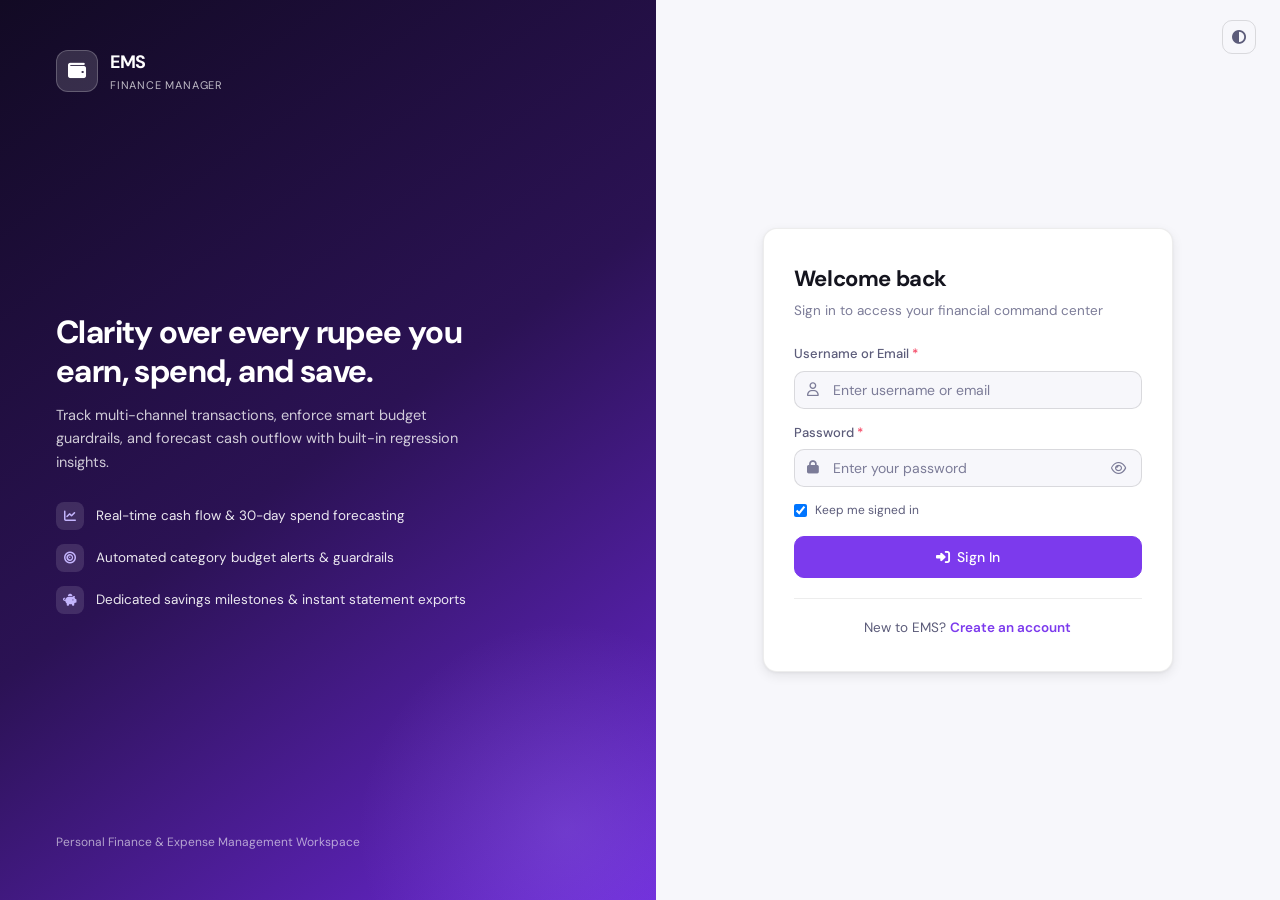
<file: frontend/reports.html>
<!DOCTYPE html>
<html lang="en">
<head>
  <meta charset="UTF-8" />
  <meta name="viewport" content="width=device-width, initial-scale=1.0" />
  <title>Reports — Expense Management System</title>
  <link rel="stylesheet" href="https://cdnjs.cloudflare.com/ajax/libs/font-awesome/6.5.1/css/all.min.css" />
  <link rel="stylesheet" href="assets/css/main.css" />
  <style>
    .report-controls {
      background: var(--bg-card);
      border: 1px solid var(--border);
      border-radius: var(--radius-lg);
      padding: 18px 20px;
      margin-bottom: 20px;
      box-shadow: var(--shadow-xs);
    }
    .preset-bar {
      display: flex;
      gap: 6px;
      flex-wrap: wrap;
      padding-bottom: 14px;
      margin-bottom: 14px;
      border-bottom: 1px solid var(--border);
    }
    .preset-pill {
      padding: 5px 13px;
      border-radius: var(--radius-full);
      border: 1px solid var(--border-strong);
      background: var(--bg-base);
      color: var(--text-secondary);
      font-size: 12.5px;
      font-weight: 500;
      cursor: pointer;
      transition: all var(--transition);
    }
    .preset-pill:hover {
      border-color: var(--accent);
      color: var(--text-primary);
    }
    .preset-pill.active {
      background: var(--accent);
      border-color: var(--accent);
      color: #ffffff;
    }
    .report-filter-grid {
      display: grid;
      grid-template-columns: repeat(4, minmax(0, 1fr));
      gap: 12px;
      align-items: end;
    }
    .export-strip {
      display: grid;
      grid-template-columns: repeat(4, minmax(0, 1fr));
      gap: 14px;
      margin-bottom: 22px;
    }
    .export-card {
      background: var(--bg-card);
      border: 1px solid var(--border);
      border-radius: var(--radius-lg);
      padding: 16px 18px;
      display: flex;
      align-items: center;
      gap: 13px;
      cursor: pointer;
      text-align: left;
      transition: transform var(--transition), box-shadow var(--transition), border-color var(--transition);
      box-shadow: var(--shadow-xs);
    }
    .export-card:hover {
      transform: translateY(-2px);
      box-shadow: var(--shadow-md);
      border-color: var(--accent);
    }
    .export-card__icon {
      width: 40px;
      height: 40px;
      border-radius: var(--radius);
      display: grid;
      place-items: center;
      font-size: 17px;
      flex-shrink: 0;
    }
    .export-card__title {
      font-size: 14px;
      font-weight: 600;
      color: var(--text-primary);
    }
    .export-card__sub {
      font-size: 12px;
      color: var(--text-muted);
      margin-top: 1px;
    }
    .statement-header {
      display: flex;
      align-items: flex-start;
      justify-content: space-between;
      gap: 16px;
      flex-wrap: wrap;
      padding-bottom: 16px;
      margin-bottom: 18px;
      border-bottom: 1px solid var(--border);
    }
    .cat-summary-grid {
      display: grid;
      grid-template-columns: repeat(auto-fill, minmax(210px, 1fr));
      gap: 10px;
      margin-bottom: 20px;
    }
    .cat-summary-item {
      padding: 11px 14px;
      border-radius: var(--radius);
      background: var(--bg-base);
      border: 1px solid var(--border);
      display: flex;
      align-items: center;
      justify-content: space-between;
      gap: 10px;
    }
    .data-table th.text-right,
    .data-table td.text-right {
      text-align: right;
    }

    @media (max-width: 960px) {
      .report-filter-grid,
      .export-strip {
        grid-template-columns: repeat(2, minmax(0, 1fr));
      }
    }
    @media (max-width: 540px) {
      .report-filter-grid,
      .export-strip {
        grid-template-columns: 1fr;
      }
    }

    /* ── CLEAN PRINT / PDF LAYOUT ── */
    @media print {
      .sidebar,
      .topbar,
      .report-controls,
      .export-strip {
        display: none !important;
      }
      .main {
        margin-left: 0 !important;
      }
      .page {
        padding: 0 !important;
        max-width: 100% !important;
      }
      .card {
        border: none !important;
        box-shadow: none !important;
        padding: 0 !important;
      }
      body {
        background: #ffffff !important;
        color: #111111 !important;
      }
    }
  </style>
</head>
<body>
  <div class="layout">
    <!-- SIDEBAR -->
    <aside class="sidebar">
      <a href="dashboard.html" class="sidebar__brand">
        <div class="sidebar__brand-icon"><i class="fa-solid fa-wallet"></i></div>
        <div>
          <div class="sidebar__brand-name">EMS</div>
          <div class="sidebar__brand-sub">Finance Manager</div>
        </div>
      </a>

      <nav class="sidebar__nav">
        <div class="nav-section">
          <div class="nav-section-label">Overview</div>
          <a href="dashboard.html" class="nav-link"><i class="fa-solid fa-chart-pie"></i><span>Dashboard</span></a>
          <a href="expenses.html" class="nav-link"><i class="fa-solid fa-receipt"></i><span>Expenses</span></a>
          <a href="budget.html" class="nav-link"><i class="fa-solid fa-bullseye"></i><span>Budgets</span></a>
          <a href="savings.html" class="nav-link"><i class="fa-solid fa-piggy-bank"></i><span>Savings Goals</span></a>
        </div>
        <div class="nav-section">
          <div class="nav-section-label">Insights</div>
          <a href="analytics.html" class="nav-link"><i class="fa-solid fa-chart-line"></i><span>Analytics &amp; AI</span></a>
          <a href="reports.html" class="nav-link active"><i class="fa-solid fa-file-export"></i><span>Reports</span></a>
        </div>
        <div class="nav-section">
          <div class="nav-section-label">Account</div>
          <a href="settings.html" class="nav-link"><i class="fa-solid fa-gear"></i><span>Settings</span></a>
        </div>
      </nav>

      <div class="sidebar__footer">
        <div class="user-chip" onclick="location.href='settings.html'">
          <div class="user-avatar" id="sidebarAvatar">U</div>
          <div style="min-width:0;flex:1;">
            <div class="user-name truncate" id="sidebarUserName">User</div>
            <div class="user-role truncate" id="sidebarUserEmail">Personal Account</div>
          </div>
        </div>
      </div>
    </aside>

    <!-- MAIN -->
    <div class="main">
      <header class="topbar">
        <div class="topbar__left">
          <div>
            <div class="topbar__title">Financial Reports &amp; Statements</div>
            <div class="topbar__sub">Generate filtered statements and export to CSV, Excel, JSON, or PDF</div>
          </div>
        </div>
        <div class="topbar__right">
          <button type="button" class="btn btn--ghost btn--icon btn--sm" id="logoutBtn" title="Sign out">
            <i class="fa-solid fa-right-from-bracket"></i>
          </button>
        </div>
      </header>

      <main class="page">
        <!-- REPORT SCOPE & FILTERS -->
        <section class="report-controls">
          <div class="preset-bar" id="presetPills">
            <button type="button" class="preset-pill active" data-preset="all">All Time</button>
            <button type="button" class="preset-pill" data-preset="month">This Month</button>
            <button type="button" class="preset-pill" data-preset="30d">Last 30 Days</button>
            <button type="button" class="preset-pill" data-preset="90d">Last 90 Days</button>
            <button type="button" class="preset-pill" data-preset="ytd">Year to Date</button>
          </div>

          <div class="report-filter-grid">
            <div class="form-group" style="margin-bottom:0;">
              <label class="form-label" for="repFrom">From Date</label>
              <input type="date" class="form-control" id="repFrom" />
            </div>
            <div class="form-group" style="margin-bottom:0;">
              <label class="form-label" for="repTo">To Date</label>
              <input type="date" class="form-control" id="repTo" />
            </div>
            <div class="form-group" style="margin-bottom:0;">
              <label class="form-label" for="repCategory">Category</label>
              <select class="form-control" id="repCategory">
                <option value="">All Categories</option>
              </select>
            </div>
            <div class="form-group" style="margin-bottom:0;">
              <label class="form-label" for="repChannel">Payment Channel</label>
              <select class="form-control" id="repChannel">
                <option value="">All Channels</option>
                <option value="esewa">eSewa</option>
                <option value="khalti">Khalti</option>
                <option value="cash">Cash</option>
                <option value="card">Card</option>
                <option value="netbanking">Net Banking</option>
              </select>
            </div>
          </div>
        </section>

        <!-- ONE-CLICK EXPORT FORMAT CARDS -->
        <section class="export-strip">
          <button type="button" class="export-card" id="exportCsvBtn">
            <div class="export-card__icon" style="background:var(--success-bg);color:var(--emerald-600);">
              <i class="fa-solid fa-file-csv"></i>
            </div>
            <div>
              <div class="export-card__title">Export CSV</div>
              <div class="export-card__sub">Universal spreadsheet data</div>
            </div>
          </button>

          <button type="button" class="export-card" id="exportExcelBtn">
            <div class="export-card__icon" style="background:var(--info-bg);color:var(--sky-600);">
              <i class="fa-solid fa-file-excel"></i>
            </div>
            <div>
              <div class="export-card__title">Export Excel</div>
              <div class="export-card__sub">Formatted .xls workbook</div>
            </div>
          </button>

          <button type="button" class="export-card" id="exportJsonBtn">
            <div class="export-card__icon" style="background:var(--accent-light);color:var(--accent);">
              <i class="fa-solid fa-file-code"></i>
            </div>
            <div>
              <div class="export-card__title">Export JSON</div>
              <div class="export-card__sub">Structured API statement</div>
            </div>
          </button>

          <button type="button" class="export-card" id="exportPdfBtn">
            <div class="export-card__icon" style="background:var(--danger-bg);color:var(--rose-600);">
              <i class="fa-solid fa-file-pdf"></i>
            </div>
            <div>
              <div class="export-card__title">Print / PDF</div>
              <div class="export-card__sub">Clean printable statement</div>
            </div>
          </button>
        </section>

        <!-- STATEMENT PREVIEW CARD -->
        <section class="card">
          <div class="statement-header">
            <div>
              <div class="stat-card__label">Expenditure Statement Preview</div>
              <h2 style="font-size:18px;font-weight:600;margin-top:2px;" id="stmtPeriodHeading">All Recorded Transactions</h2>
              <div class="text-xs text-muted mt-1" id="stmtGeneratedMeta">Prepared for account holder</div>
            </div>
            <div class="text-right">
              <div class="stat-card__label">Statement Total</div>
              <div class="font-mono font-semibold" style="font-size:24px;color:var(--text-primary);" id="stmtTotalAmount">—</div>
              <div class="text-xs text-muted" id="stmtCountMeta">0 entries</div>
            </div>
          </div>

          <!-- CATEGORY BREAKDOWN PILLS -->
          <div class="cat-summary-grid" id="stmtCategorySummary"></div>

          <!-- ITEMIZED LEDGER TABLE -->
          <div class="table-wrap">
            <table class="data-table">
              <thead>
                <tr>
                  <th style="width:135px;">Date</th>
                  <th>Description</th>
                  <th style="width:165px;">Category</th>
                  <th style="width:130px;">Channel</th>
                  <th class="text-right" style="width:140px;">Amount</th>
                </tr>
              </thead>
              <tbody id="stmtTbody">
                <tr><td colspan="5" class="text-center text-muted" style="padding:36px;">Loading statement…</td></tr>
              </tbody>
            </table>
          </div>
        </section>
      </main>
    </div>
  </div>

  <script src="core.js"></script>
  <script src="assets/js/main.js"></script>
  <script>
    document.addEventListener('DOMContentLoaded', async () => {
      const { api, auth, Toast, Utils, CategoryLoader } = window.AppCore;
      if (!(await window.requireAuth())) return;

      let allExpenses = [];
      let reportRows = [];

      const CHANNEL_LABELS = {
        esewa: 'eSewa',
        khalti: 'Khalti',
        cash: 'Cash',
        card: 'Card',
        netbanking: 'Net Banking',
      };

      function toLocalISO(dateObj) {
        const y = dateObj.getFullYear();
        const m = String(dateObj.getMonth() + 1).padStart(2, '0');
        const d = String(dateObj.getDate()).padStart(2, '0');
        return `${y}-${m}-${d}`;
      }

      function formatCleanTitle(rawTitle) {
        return String(rawTitle || '')
          .replace(/\s*\(\d{4}-\d{2}-\d{2}\)\s*$/, '')
          .trim();
      }

      await CategoryLoader.populateSelect(document.getElementById('repCategory'), 'All Categories');

      /* ── QUICK DATE PRESETS ── */
      document.querySelectorAll('#presetPills .preset-pill').forEach(btn => {
        btn.addEventListener('click', () => {
          document.querySelectorAll('#presetPills .preset-pill').forEach(b => b.classList.remove('active'));
          btn.classList.add('active');

          const preset = btn.dataset.preset;
          const now = new Date();
          const toIso = toLocalISO(now);
          let fromIso = '';

          if (preset === 'month') {
            fromIso = toLocalISO(new Date(now.getFullYear(), now.getMonth(), 1));
          } else if (preset === '30d') {
            const d = new Date(now);
            d.setDate(d.getDate() - 29);
            fromIso = toLocalISO(d);
          } else if (preset === '90d') {
            const d = new Date(now);
            d.setDate(d.getDate() - 89);
            fromIso = toLocalISO(d);
          } else if (preset === 'ytd') {
            fromIso = `${now.getFullYear()}-01-01`;
          }

          document.getElementById('repFrom').value = fromIso;
          document.getElementById('repTo').value = preset === 'all' ? '' : toIso;
          buildStatement();
        });
      });

      ['repFrom', 'repTo', 'repCategory', 'repChannel'].forEach(id => {
        document.getElementById(id).addEventListener('change', () => {
          if (id === 'repFrom' || id === 'repTo') {
            document.querySelectorAll('#presetPills .preset-pill').forEach(b => b.classList.remove('active'));
          }
          buildStatement();
        });
      });

      function buildStatement() {
        const from = document.getElementById('repFrom').value;
        const to = document.getElementById('repTo').value;
        const cat = document.getElementById('repCategory').value;
        const channel = document.getElementById('repChannel').value;

        reportRows = allExpenses
          .filter(e => {
            const d = String(e.date || '').slice(0, 10);
            if (from && d < from) return false;
            if (to && d > to) return false;
            if (cat && String(e.category) !== String(cat)) return false;
            if (channel && (e.payment_method || '').toLowerCase() !== channel) return false;
            return true;
          })
          .sort((a, b) => String(b.date || '').localeCompare(String(a.date || '')));

        const total = reportRows.reduce((s, e) => s + (parseFloat(e.amount || 0) || 0), 0);
        const user = auth.user;
        const holder = [user?.first_name, user?.last_name].filter(Boolean).join(' ') || user?.username || 'Account Holder';

        document.getElementById('stmtPeriodHeading').textContent =
          from || to
            ? `${from ? Utils.formatDate(from) : 'Beginning'} — ${to ? Utils.formatDate(to) : 'Present'}`
            : 'All Recorded Transactions';
        document.getElementById('stmtGeneratedMeta').textContent =
          `Prepared for ${holder} · Generated ${new Date().toLocaleDateString('en-US', { month: 'short', day: 'numeric', year: 'numeric' })}`;
        document.getElementById('stmtTotalAmount').textContent = Utils.formatCurrency(total);
        document.getElementById('stmtCountMeta').textContent = `${reportRows.length} matching transaction${reportRows.length === 1 ? '' : 's'}`;

        const byCat = {};
        reportRows.forEach(e => {
          const name = e.category_name || 'Uncategorized';
          if (!byCat[name]) byCat[name] = { total: 0, color: e.category_color || '#7c3aed' };
          byCat[name].total += parseFloat(e.amount || 0) || 0;
        });
        const sortedCats = Object.entries(byCat).sort((a, b) => b[1].total - a[1].total);

        const summaryEl = document.getElementById('stmtCategorySummary');
        summaryEl.innerHTML = sortedCats.map(([name, info]) => {
          const pct = total > 0 ? Math.round((info.total / total) * 100) : 0;
          return `
            <div class="cat-summary-item">
              <div class="flex items-center gap-2" style="min-width:0;">
                <span class="cat-dot" style="background:${Utils.escapeHtml(info.color)};"></span>
                <span class="text-sm font-medium truncate">${Utils.escapeHtml(name)}</span>
              </div>
              <div class="text-right" style="flex-shrink:0;">
                <div class="font-mono text-sm font-semibold">${Utils.formatCurrency(info.total)}</div>
                <div class="text-xs text-muted">${pct}%</div>
              </div>
            </div>`;
        }).join('');

        const tbody = document.getElementById('stmtTbody');
        if (!reportRows.length) {
          tbody.innerHTML = `
            <tr>
              <td colspan="5">
                <div class="empty-state" style="padding:36px 20px;">
                  <i class="fa-solid fa-file-circle-question"></i>
                  <div class="empty-state__title">No transactions match this report scope</div>
                  <div class="empty-state__sub">Adjust the date range, category, or channel filters above.</div>
                </div>
              </td>
            </tr>`;
          return;
        }

        tbody.innerHTML = reportRows.map(e => {
          const payKey = (e.payment_method || 'cash').toLowerCase();
          return `
            <tr>
              <td class="text-sm text-muted" style="white-space:nowrap;">${Utils.formatDate(e.date)}</td>
              <td>
                <div class="font-medium">${Utils.escapeHtml(formatCleanTitle(e.title))}</div>
                ${e.description ? `<div class="text-xs text-muted">${Utils.escapeHtml(e.description)}</div>` : ''}
              </td>
              <td><span class="badge badge--neutral">${Utils.escapeHtml(e.category_name || 'Uncategorized')}</span></td>
              <td><span class="payment-chip">${Utils.escapeHtml(CHANNEL_LABELS[payKey] || payKey.toUpperCase())}</span></td>
              <td class="text-right font-mono font-semibold">${Utils.formatCurrency(e.amount)}</td>
            </tr>`;
        }).join('');
      }

      /* ── EXPORT HANDLERS ── */
      document.getElementById('exportCsvBtn').addEventListener('click', () => {
        if (!reportRows.length) { Toast.warning('No rows in current report to export.'); return; }
        const cell = v => `"${String(v ?? '').replace(/"/g, '""')}"`;
        const csv = [
          ['Date', 'Title', 'Category', 'Channel', 'Amount', 'Notes'].map(cell).join(','),
          ...reportRows.map(e => [
            String(e.date || '').slice(0, 10),
            formatCleanTitle(e.title),
            e.category_name || 'Uncategorized',
            CHANNEL_LABELS[(e.payment_method || 'cash').toLowerCase()] || e.payment_method,
            e.amount,
            e.description || '',
          ].map(cell).join(',')),
        ].join('\n');
        Utils.downloadFile(csv, `EMS_Statement_${Utils.todayISO()}.csv`, 'text/csv;charset=utf-8;');
        Toast.success('CSV statement downloaded');
      });

      document.getElementById('exportExcelBtn').addEventListener('click', () => {
        if (!reportRows.length) { Toast.warning('No rows in current report to export.'); return; }
        const total = reportRows.reduce((s, e) => s + (parseFloat(e.amount || 0) || 0), 0);
        const rowsHtml = reportRows.map(e => `
          <tr>
            <td>${Utils.escapeHtml(String(e.date || '').slice(0, 10))}</td>
            <td>${Utils.escapeHtml(formatCleanTitle(e.title))}</td>
            <td>${Utils.escapeHtml(e.category_name || 'Uncategorized')}</td>
            <td>${Utils.escapeHtml(CHANNEL_LABELS[(e.payment_method || 'cash').toLowerCase()] || e.payment_method)}</td>
            <td>${Number(e.amount || 0).toFixed(2)}</td>
            <td>${Utils.escapeHtml(e.description || '')}</td>
          </tr>`).join('');

        const xlsContent = `
          <html xmlns:o="urn:schemas-microsoft-com:office:office" xmlns:x="urn:schemas-microsoft-com:office:excel">
          <head><meta charset="UTF-8"></head>
          <body>
            <table border="1">
              <thead>
                <tr><th colspan="6">EMS Financial Statement (${Utils.todayISO()}) — Total: ${Utils.formatCurrency(total)}</th></tr>
                <tr><th>Date</th><th>Description</th><th>Category</th><th>Channel</th><th>Amount</th><th>Notes</th></tr>
              </thead>
              <tbody>${rowsHtml}</tbody>
            </table>
          </body>
          </html>`;
        Utils.downloadFile(xlsContent, `EMS_Statement_${Utils.todayISO()}.xls`, 'application/vnd.ms-excel');
        Toast.success('Excel workbook downloaded');
      });

      document.getElementById('exportJsonBtn').addEventListener('click', () => {
        if (!reportRows.length) { Toast.warning('No rows in current report to export.'); return; }
        const total = reportRows.reduce((s, e) => s + (parseFloat(e.amount || 0) || 0), 0);
        const payload = {
          generated_at: new Date().toISOString(),
          currency: Utils.getCurrency(),
          total_amount: total,
          transaction_count: reportRows.length,
          transactions: reportRows.map(e => ({
            date: String(e.date || '').slice(0, 10),
            title: formatCleanTitle(e.title),
            category: e.category_name || 'Uncategorized',
            channel: e.payment_method,
            amount: parseFloat(e.amount || 0),
            notes: e.description || '',
          })),
        };
        Utils.downloadFile(JSON.stringify(payload, null, 2), `EMS_Statement_${Utils.todayISO()}.json`, 'application/json');
        Toast.success('JSON statement downloaded');
      });

      document.getElementById('exportPdfBtn').addEventListener('click', () => window.print());

      try {
        allExpenses = await api.getAll('/expenses/?ordering=-date');
        buildStatement();
      } catch (err) {
        Toast.error('Failed to load report data: ' + err.message);
      }

      document.getElementById('logoutBtn').addEventListener('click', () => auth.logout());
    });
  </script>
</body>
</html>
</file>
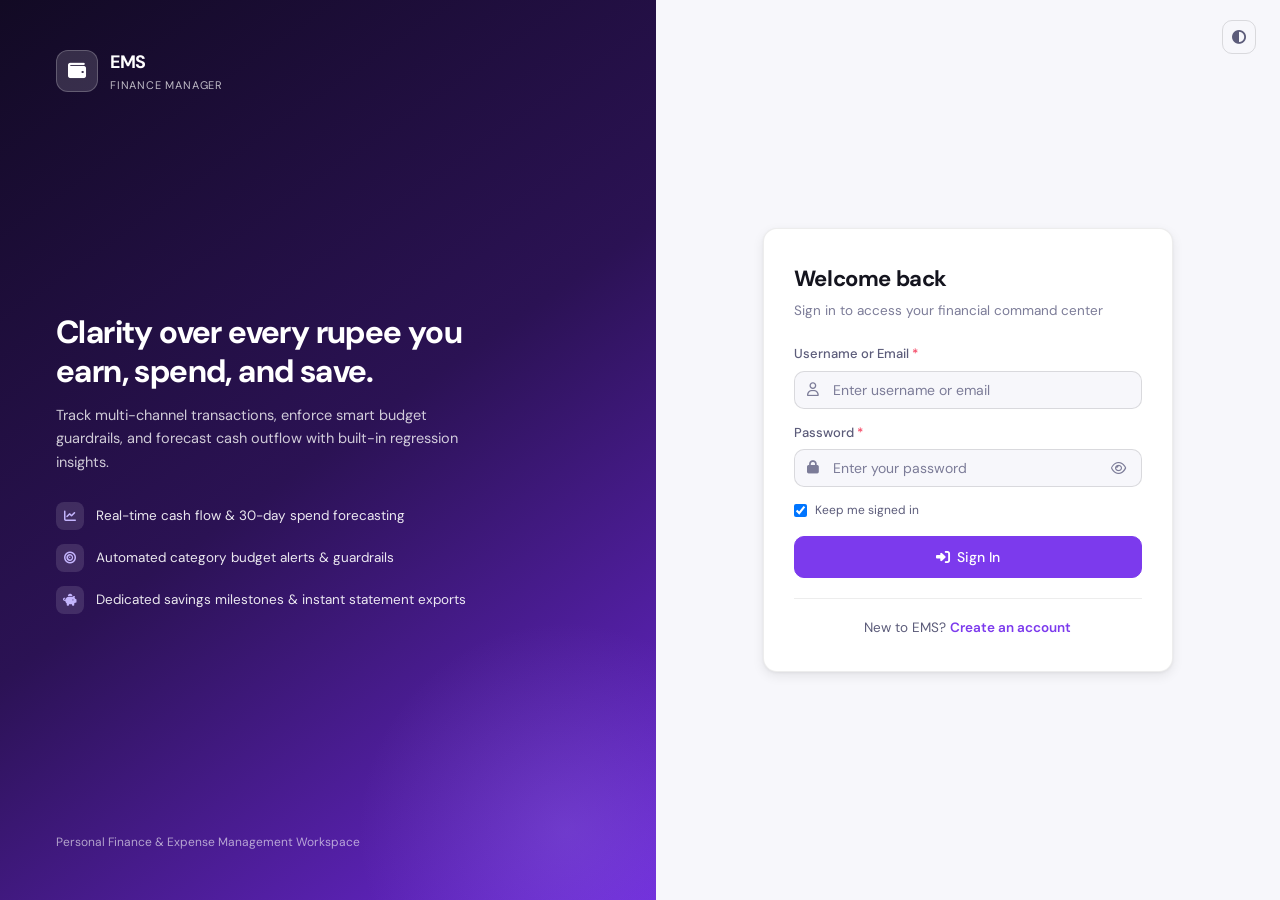
<file: frontend/savings.html>
<!DOCTYPE html>
<html lang="en">
<head>
  <meta charset="UTF-8" />
  <meta name="viewport" content="width=device-width, initial-scale=1.0" />
  <title>Savings Goals — Expense Management System</title>
  <link rel="stylesheet" href="https://cdnjs.cloudflare.com/ajax/libs/font-awesome/6.5.1/css/all.min.css" />
  <link rel="stylesheet" href="assets/css/main.css" />
  <style>
    .savings-controls {
      background: var(--bg-card);
      border: 1px solid var(--border);
      border-radius: var(--radius-lg);
      padding: 14px 18px;
      margin-bottom: 20px;
      display: flex;
      align-items: center;
      justify-content: space-between;
      gap: 12px;
      flex-wrap: wrap;
      box-shadow: var(--shadow-xs);
    }
    .filter-pills {
      display: flex;
      gap: 6px;
      flex-wrap: wrap;
    }
    .filter-pill {
      padding: 5px 13px;
      border-radius: var(--radius-full);
      border: 1px solid var(--border-strong);
      background: var(--bg-base);
      color: var(--text-secondary);
      font-size: 12.5px;
      font-weight: 500;
      cursor: pointer;
      transition: all var(--transition);
    }
    .filter-pill:hover {
      border-color: var(--accent);
      color: var(--text-primary);
    }
    .filter-pill.active {
      background: var(--accent);
      border-color: var(--accent);
      color: #ffffff;
    }

    .goal-card {
      background: var(--bg-card);
      border: 1px solid var(--border);
      border-radius: var(--radius-lg);
      padding: 20px 22px;
      box-shadow: var(--shadow-xs);
      display: flex;
      flex-direction: column;
      gap: 15px;
      position: relative;
      overflow: hidden;
      transition: transform var(--transition), box-shadow var(--transition), border-color var(--transition);
    }
    .goal-card::before {
      content: '';
      position: absolute;
      inset: 0 0 auto 0;
      height: 3px;
      background: var(--goal-accent, var(--accent));
    }
    .goal-card:hover {
      transform: translateY(-2px);
      box-shadow: var(--shadow-md);
      border-color: var(--border-strong);
    }
    .goal-card__head {
      display: flex;
      align-items: flex-start;
      justify-content: space-between;
      gap: 12px;
    }
    .goal-icon {
      width: 40px;
      height: 40px;
      border-radius: var(--radius);
      display: grid;
      place-items: center;
      font-size: 16px;
      flex-shrink: 0;
    }
    .goal-metrics {
      display: grid;
      grid-template-columns: 1fr 1fr;
      gap: 10px;
      padding: 10px 12px;
      border-radius: var(--radius);
      background: var(--bg-base);
      border: 1px solid var(--border);
    }
    .goal-metrics__lbl {
      font-size: 11px;
      color: var(--text-muted);
    }
    .goal-metrics__val {
      font-family: var(--font-mono);
      font-size: 13.5px;
      font-weight: 600;
      margin-top: 2px;
    }
    .goal-card__footer {
      display: flex;
      align-items: center;
      justify-content: space-between;
      gap: 8px;
      padding-top: 12px;
      border-top: 1px solid var(--border);
      margin-top: auto;
    }
    .quick-chips {
      display: flex;
      gap: 6px;
      flex-wrap: wrap;
    }
    .chip-btn {
      padding: 5px 11px;
      border-radius: var(--radius-full);
      border: 1px solid var(--border-strong);
      background: var(--bg-base);
      color: var(--text-secondary);
      font-family: var(--font-mono);
      font-size: 12px;
      cursor: pointer;
      transition: all var(--transition);
    }
    .chip-btn:hover {
      border-color: var(--accent);
      color: var(--accent);
      background: var(--accent-soft);
    }
  </style>
</head>
<body>
  <div class="layout">
    <!-- SIDEBAR -->
    <aside class="sidebar">
      <a href="dashboard.html" class="sidebar__brand">
        <div class="sidebar__brand-icon"><i class="fa-solid fa-wallet"></i></div>
        <div>
          <div class="sidebar__brand-name">EMS</div>
          <div class="sidebar__brand-sub">Finance Manager</div>
        </div>
      </a>

      <nav class="sidebar__nav">
        <div class="nav-section">
          <div class="nav-section-label">Overview</div>
          <a href="dashboard.html" class="nav-link"><i class="fa-solid fa-chart-pie"></i><span>Dashboard</span></a>
          <a href="expenses.html" class="nav-link"><i class="fa-solid fa-receipt"></i><span>Expenses</span></a>
          <a href="budget.html" class="nav-link"><i class="fa-solid fa-bullseye"></i><span>Budgets</span></a>
          <a href="savings.html" class="nav-link active"><i class="fa-solid fa-piggy-bank"></i><span>Savings Goals</span></a>
        </div>
        <div class="nav-section">
          <div class="nav-section-label">Insights</div>
          <a href="analytics.html" class="nav-link"><i class="fa-solid fa-chart-line"></i><span>Analytics &amp; AI</span></a>
          <a href="reports.html" class="nav-link"><i class="fa-solid fa-file-export"></i><span>Reports</span></a>
        </div>
        <div class="nav-section">
          <div class="nav-section-label">Account</div>
          <a href="settings.html" class="nav-link"><i class="fa-solid fa-gear"></i><span>Settings</span></a>
        </div>
      </nav>

      <div class="sidebar__footer">
        <div class="user-chip" onclick="location.href='settings.html'">
          <div class="user-avatar" id="sidebarAvatar">U</div>
          <div style="min-width:0;flex:1;">
            <div class="user-name truncate" id="sidebarUserName">User</div>
            <div class="user-role truncate" id="sidebarUserEmail">Personal Account</div>
          </div>
        </div>
      </div>
    </aside>

    <!-- MAIN -->
    <div class="main">
      <header class="topbar">
        <div class="topbar__left">
          <div>
            <div class="topbar__title">Savings Goals</div>
            <div class="topbar__sub">Build dedicated funds, track target dates, and log deposits</div>
          </div>
        </div>
        <div class="topbar__right">
          <button type="button" class="btn btn--primary btn--sm" id="newGoalBtn">
            <i class="fa-solid fa-plus"></i><span>New Goal</span>
          </button>
          <button type="button" class="btn btn--ghost btn--icon btn--sm" id="logoutBtn" title="Sign out">
            <i class="fa-solid fa-right-from-bracket"></i>
          </button>
        </div>
      </header>

      <main class="page">
        <!-- SUMMARY KPIs (Consistent 3-Card Layout) -->
        <section class="stats-grid" style="grid-template-columns:repeat(3,minmax(0,1fr));">
          <div class="stat-card">
            <div class="kpi-icon-row">
              <span class="stat-card__label">Total Saved</span>
              <span class="kpi-badge-icon" style="background:var(--accent-light);color:var(--accent);">
                <i class="fa-solid fa-piggy-bank"></i>
              </span>
            </div>
            <div class="stat-card__value" id="savTotalSaved">—</div>
            <div class="stat-card__delta stat-card__delta--neutral" id="savOverallMeta">0% of combined target</div>
          </div>

          <div class="stat-card">
            <div class="kpi-icon-row">
              <span class="stat-card__label">Combined Target</span>
              <span class="kpi-badge-icon" style="background:var(--info-bg);color:var(--sky-600);">
                <i class="fa-solid fa-flag-checkered"></i>
              </span>
            </div>
            <div class="stat-card__value" id="savTargetSum">—</div>
            <div class="stat-card__delta stat-card__delta--neutral" id="savMilestones">0 / 0 completed</div>
          </div>

          <div class="stat-card">
            <div class="kpi-icon-row">
              <span class="stat-card__label">Remaining Gap</span>
              <span class="kpi-badge-icon" style="background:var(--success-bg);color:var(--emerald-600);">
                <i class="fa-solid fa-coins"></i>
              </span>
            </div>
            <div class="stat-card__value" id="savRemainingSum">—</div>
            <div class="stat-card__delta stat-card__delta--neutral" id="savGapMeta">To reach all milestones</div>
          </div>
        </section>

        <!-- FILTER & SORT TOOLBAR -->
        <section class="savings-controls">
          <div class="filter-pills" id="goalFilterTabs">
            <button type="button" class="filter-pill active" data-filter="all">All Goals</button>
            <button type="button" class="filter-pill" data-filter="active">In Progress</button>
            <button type="button" class="filter-pill" data-filter="completed">Completed</button>
          </div>

          <div class="flex items-center gap-2">
            <label for="goalSortSelect" class="text-xs text-muted">Sort by:</label>
            <select id="goalSortSelect" class="form-control" style="width:auto;padding:6px 12px;font-size:13px;">
              <option value="progress_desc">Highest Progress</option>
              <option value="deadline_asc">Closest Deadline</option>
              <option value="target_desc">Largest Target</option>
              <option value="newest">Recently Added</option>
            </select>
          </div>
        </section>

        <!-- GOALS GRID -->
        <section class="grid grid-3" id="goalsGrid">
          <div class="skeleton-card"><div class="skeleton-line"></div><div class="skeleton-line short"></div></div>
          <div class="skeleton-card"><div class="skeleton-line"></div><div class="skeleton-line short"></div></div>
          <div class="skeleton-card"><div class="skeleton-line"></div><div class="skeleton-line short"></div></div>
        </section>
      </main>
    </div>
  </div>

  <!-- CREATE / EDIT GOAL MODAL -->
  <div class="modal-overlay" id="goalModal" role="dialog" aria-modal="true">
    <div class="modal" style="max-width:460px;">
      <div class="modal__header">
        <h3 class="modal__title" id="goalModalTitle">Create Savings Goal</h3>
        <button type="button" class="modal__close" id="closeGoalModal">&times;</button>
      </div>
      <form id="goalForm">
        <input type="hidden" id="goalId" />
        <div class="modal__body">
          <div class="form-group">
            <label class="form-label form-label--required" for="goalName">Goal Name</label>
            <input type="text" class="form-control" id="goalName" placeholder="e.g. Emergency Fund, Mustang Trip" required />
          </div>
          <div class="grid grid-2">
            <div class="form-group">
              <label class="form-label form-label--required" for="goalTarget">Target Amount</label>
              <input type="number" step="0.01" min="1" class="form-control font-mono" id="goalTarget" placeholder="100000" required />
            </div>
            <div class="form-group">
              <label class="form-label" for="goalCurrent">Current Saved</label>
              <input type="number" step="0.01" min="0" class="form-control font-mono" id="goalCurrent" value="0" />
            </div>
          </div>
          <div class="grid grid-2">
            <div class="form-group">
              <label class="form-label" for="goalDeadline">Target Date</label>
              <input type="date" class="form-control" id="goalDeadline" />
            </div>
            <div class="form-group">
              <label class="form-label" for="goalColor">Accent Color</label>
              <select class="form-control" id="goalColor">
                <option value="#7c3aed">Royal Violet</option>
                <option value="#10b981">Emerald Green</option>
                <option value="#0ea5e9">Sky Blue</option>
                <option value="#f59e0b">Warm Amber</option>
                <option value="#f43f5e">Coral Rose</option>
              </select>
            </div>
          </div>
          <div class="form-group" style="margin-bottom:0;">
            <label class="form-label" for="goalNotes">Notes (Optional)</label>
            <input type="text" class="form-control" id="goalNotes" placeholder="Optional note about this milestone" />
          </div>
        </div>
        <div class="modal__footer">
          <button type="button" class="btn btn--ghost" id="cancelGoalModal">Cancel</button>
          <button type="submit" class="btn btn--primary" id="saveGoalBtn">
            <i class="fa-solid fa-check"></i><span>Save Goal</span>
          </button>
        </div>
      </form>
    </div>
  </div>

  <!-- QUICK DEPOSIT MODAL -->
  <div class="modal-overlay" id="depositModal" role="dialog" aria-modal="true">
    <div class="modal" style="max-width:420px;">
      <div class="modal__header">
        <h3 class="modal__title">Add Deposit</h3>
        <button type="button" class="modal__close" id="closeDepModal">&times;</button>
      </div>
      <form id="depositForm">
        <input type="hidden" id="depGoalId" />
        <div class="modal__body">
          <div class="text-sm text-secondary mb-1">
            Contributing to <strong id="depGoalName" style="color:var(--text-primary);">Goal</strong>
          </div>
          <div class="text-xs text-muted font-mono mb-3" id="depGoalRemaining"></div>

          <div class="form-group">
            <label class="form-label form-label--required" for="depAmount">Deposit Amount</label>
            <input type="number" step="0.01" min="0.01" class="form-control font-mono" id="depAmount" placeholder="1000" required />
          </div>
          <div class="quick-chips">
            <button type="button" class="chip-btn" data-add="500">+500</button>
            <button type="button" class="chip-btn" data-add="1000">+1,000</button>
            <button type="button" class="chip-btn" data-add="2500">+2,500</button>
            <button type="button" class="chip-btn" data-add="5000">+5,000</button>
            <button type="button" class="chip-btn" id="fillRemainingChip">Fill Remaining</button>
          </div>
        </div>
        <div class="modal__footer">
          <button type="button" class="btn btn--ghost" id="cancelDepModal">Cancel</button>
          <button type="submit" class="btn btn--primary" id="saveDepBtn">
            <i class="fa-solid fa-plus"></i><span>Confirm Deposit</span>
          </button>
        </div>
      </form>
    </div>
  </div>

  <script src="core.js"></script>
  <script src="assets/js/main.js"></script>
  <script>
    document.addEventListener('DOMContentLoaded', async () => {
      const { api, auth, ConfirmModal, Toast, Utils, Loader } = window.AppCore;
      if (!(await window.requireAuth())) return;

      let goals = [];
      let activeFilter = 'all';
      let activeSort = 'progress_desc';
      let SAVINGS_ENDPOINT = null;
      const CANDIDATE_ENDPOINTS = ['/savings-goals/', '/savings/', '/goals/'];

      const goalModal = document.getElementById('goalModal');
      const depModal = document.getElementById('depositModal');

      function normalizeDateISO(raw) {
        if (!raw) return '';
        return String(raw).split('T')[0];
      }

      function normalizeGoal(g) {
        const target = Math.max(0, parseFloat(g.target_amount ?? 0) || 0);
        const current = Math.max(0, parseFloat(g.current_amount ?? 0) || 0);
        const deadline = normalizeDateISO(g.deadline || g.target_date);
        const pct = target > 0 ? Math.min(100, Math.round((current / target) * 100)) : 0;
        const isDone = target > 0 && current >= target;
        return {
          ...g,
          _name: g.name || g.title || 'Savings Goal',
          _target: target,
          _current: current,
          _remaining: Math.max(0, target - current),
          _deadline: deadline,
          _notes: g.notes || g.description || '',
          _color: g.color || '#7c3aed',
          _pct: pct,
          _isDone: isDone,
        };
      }

      function openGoalModal(item = null) {
        document.getElementById('goalModalTitle').textContent = item ? 'Edit Savings Goal' : 'Create Savings Goal';
        document.getElementById('goalId').value = item?.id || '';
        document.getElementById('goalName').value = item?._name || '';
        document.getElementById('goalTarget').value = item?._target || '';
        document.getElementById('goalCurrent').value = item ? item._current : 0;
        document.getElementById('goalDeadline').value = item?._deadline || '';
        document.getElementById('goalColor').value = item?._color || '#7c3aed';
        document.getElementById('goalNotes').value = item?._notes || '';
        goalModal.classList.add('open');
        setTimeout(() => document.getElementById('goalName').focus(), 50);
      }
      const closeGoalModal = () => goalModal.classList.remove('open');

      document.getElementById('newGoalBtn').addEventListener('click', () => openGoalModal());
      document.getElementById('closeGoalModal').addEventListener('click', closeGoalModal);
      document.getElementById('cancelGoalModal').addEventListener('click', closeGoalModal);
      goalModal.addEventListener('click', e => { if (e.target === goalModal) closeGoalModal(); });

      let activeDepositGoal = null;
      function openDepositModal(item) {
        activeDepositGoal = item;
        document.getElementById('depGoalId').value = item.id;
        document.getElementById('depGoalName').textContent = item._name;
        document.getElementById('depGoalRemaining').textContent = item._isDone
          ? 'Goal already reached — extra deposits will build a surplus.'
          : `${Utils.formatCurrency(item._remaining)} remaining to reach target`;
        document.getElementById('depAmount').value = '';
        const fillBtn = document.getElementById('fillRemainingChip');
        fillBtn.style.display = item._remaining > 0 ? 'inline-block' : 'none';
        depModal.classList.add('open');
        setTimeout(() => document.getElementById('depAmount').focus(), 50);
      }
      const closeDepModal = () => {
        activeDepositGoal = null;
        depModal.classList.remove('open');
      };

      document.getElementById('closeDepModal').addEventListener('click', closeDepModal);
      document.getElementById('cancelDepModal').addEventListener('click', closeDepModal);
      depModal.addEventListener('click', e => { if (e.target === depModal) closeDepModal(); });

      document.querySelectorAll('.chip-btn[data-add]').forEach(btn => {
        btn.addEventListener('click', () => {
          const inp = document.getElementById('depAmount');
          const curVal = parseFloat(inp.value) || 0;
          inp.value = (curVal + parseFloat(btn.dataset.add)).toFixed(0);
        });
      });

      document.getElementById('fillRemainingChip').addEventListener('click', () => {
        if (!activeDepositGoal) return;
        document.getElementById('depAmount').value = activeDepositGoal._remaining.toFixed(2).replace(/\.00$/, '');
      });

      document.querySelectorAll('#goalFilterTabs .filter-pill').forEach(tab => {
        tab.addEventListener('click', () => {
          document.querySelectorAll('#goalFilterTabs .filter-pill').forEach(t => t.classList.remove('active'));
          tab.classList.add('active');
          activeFilter = tab.dataset.filter;
          renderGoals();
        });
      });

      document.getElementById('goalSortSelect').addEventListener('change', e => {
        activeSort = e.target.value;
        renderGoals();
      });

      document.getElementById('goalForm').addEventListener('submit', async e => {
        e.preventDefault();
        if (!SAVINGS_ENDPOINT) {
          Toast.error('Savings API route was not found on your backend.');
          return;
        }
        const id = document.getElementById('goalId').value;
        const btn = document.getElementById('saveGoalBtn');
        const nameVal = document.getElementById('goalName').value.trim();
        const targetVal = parseFloat(document.getElementById('goalTarget').value);
        const currentVal = parseFloat(document.getElementById('goalCurrent').value || 0);
        const deadlineVal = document.getElementById('goalDeadline').value || null;
        const notesVal = document.getElementById('goalNotes').value.trim();

        if (!nameVal || Number.isNaN(targetVal) || targetVal <= 0) {
          Toast.warning('Enter a valid goal name and target amount.');
          return;
        }

        Loader.showBtn(btn, true);
        const payload = {
          name: nameVal,
          title: nameVal,
          target_amount: targetVal,
          current_amount: Number.isNaN(currentVal) ? 0 : Math.max(0, currentVal),
          deadline: deadlineVal,
          target_date: deadlineVal,
          color: document.getElementById('goalColor').value,
          notes: notesVal,
          description: notesVal,
        };

        try {
          if (id) {
            await api.patch(`${SAVINGS_ENDPOINT}${id}/`, payload);
            Toast.success('Savings goal updated');
          } else {
            await api.post(SAVINGS_ENDPOINT, payload);
            Toast.success('Savings goal created');
          }
          closeGoalModal();
          await fetchGoals();
        } catch (err) {
          Toast.error(err.message);
        } finally {
          Loader.showBtn(btn, false);
        }
      });

      document.getElementById('depositForm').addEventListener('submit', async e => {
        e.preventDefault();
        const id = document.getElementById('depGoalId').value;
        const addAmt = parseFloat(document.getElementById('depAmount').value);
        const goal = goals.find(g => String(g.id) === String(id));
        if (!goal || !SAVINGS_ENDPOINT) return;

        if (Number.isNaN(addAmt) || addAmt <= 0) {
          Toast.warning('Please enter a deposit amount greater than 0.');
          return;
        }

        const btn = document.getElementById('saveDepBtn');
        Loader.showBtn(btn, true);
        try {
          const updatedAmount = Number((goal._current + addAmt).toFixed(2));
          await api.patch(`${SAVINGS_ENDPOINT}${id}/`, { current_amount: updatedAmount });
          const reachedNow = !goal._isDone && updatedAmount >= goal._target;
          Toast.success(
            reachedNow
              ? `Milestone reached! "${goal._name}" is now 100% funded!`
              : `Added ${Utils.formatCurrency(addAmt)} to ${goal._name}`
          );
          closeDepModal();
          await fetchGoals();
        } catch (err) {
          Toast.error(err.message);
        } finally {
          Loader.showBtn(btn, false);
        }
      });

      function renderGoals() {
        const totalSaved = goals.reduce((s, g) => s + g._current, 0);
        const totalTarget = goals.reduce((s, g) => s + g._target, 0);
        const completedCount = goals.filter(g => g._isDone).length;
        const overallPct = totalTarget > 0 ? Math.min(100, Math.round((totalSaved / totalTarget) * 100)) : 0;

        document.getElementById('savTotalSaved').textContent = Utils.formatCurrency(totalSaved);
        document.getElementById('savOverallMeta').textContent = `${overallPct}% of combined target`;
        document.getElementById('savTargetSum').textContent = Utils.formatCurrency(totalTarget);
        document.getElementById('savMilestones').textContent = `${completedCount} / ${goals.length} completed`;
        document.getElementById('savRemainingSum').textContent = Utils.formatCurrency(Math.max(0, totalTarget - totalSaved));

        let visibleGoals = [...goals];
        if (activeFilter === 'active') visibleGoals = visibleGoals.filter(g => !g._isDone);
        else if (activeFilter === 'completed') visibleGoals = visibleGoals.filter(g => g._isDone);

        visibleGoals.sort((a, b) => {
          if (activeSort === 'progress_desc') return b._pct - a._pct;
          if (activeSort === 'target_desc') return b._target - a._target;
          if (activeSort === 'deadline_asc') {
            if (!a._deadline && !b._deadline) return 0;
            if (!a._deadline) return 1;
            if (!b._deadline) return -1;
            return a._deadline.localeCompare(b._deadline);
          }
          return Number(b.id || 0) - Number(a.id || 0);
        });

        const grid = document.getElementById('goalsGrid');
        if (!goals.length) {
          grid.innerHTML = `
            <div class="card" style="grid-column:1/-1;">
              <div class="empty-state" style="padding:40px 20px;">
                <i class="fa-solid fa-piggy-bank"></i>
                <div class="empty-state__title">No savings goals yet</div>
                <div class="empty-state__sub">Create a dedicated fund for emergencies, travel, or major purchases.</div>
                <button type="button" class="btn btn--primary btn--sm mt-2" onclick="document.getElementById('newGoalBtn').click()">
                  <i class="fa-solid fa-plus"></i> Start First Goal
                </button>
              </div>
            </div>`;
          return;
        }

        if (!visibleGoals.length) {
          grid.innerHTML = `
            <div class="card" style="grid-column:1/-1;">
              <div class="empty-state" style="padding:36px 20px;">
                <i class="fa-solid fa-filter"></i>
                <div class="empty-state__title">No goals in this view</div>
                <div class="empty-state__sub">Switch the filter pills above to see your other savings goals.</div>
              </div>
            </div>`;
          return;
        }

        const todayStart = new Date();
        todayStart.setHours(0, 0, 0, 0);

        grid.innerHTML = visibleGoals.map(g => {
          const accent = g._isDone ? '#10b981' : g._color;
          let timelineHtml = `<span class="text-xs text-muted"><i class="fa-regular fa-clock mr-1"></i>Flexible timeline</span>`;

          if (g._deadline) {
            const targetDt = new Date(`${g._deadline}T00:00:00`);
            const daysLeft = Math.ceil((targetDt - todayStart) / 86400000);
            if (g._isDone) {
              timelineHtml = `<span class="text-xs" style="color:var(--success);"><i class="fa-solid fa-check-circle mr-1"></i>Achieved &middot; ${Utils.formatDate(g._deadline)}</span>`;
            } else if (daysLeft > 0) {
              const monthsLeft = Math.max(1, daysLeft / 30);
              const pace = g._remaining / monthsLeft;
              timelineHtml = `<span class="text-xs text-muted"><i class="fa-regular fa-calendar mr-1"></i>${daysLeft}d left &middot; ~${Utils.formatCurrency(pace)}/mo</span>`;
            } else if (daysLeft === 0) {
              timelineHtml = `<span class="text-xs" style="color:var(--warning);"><i class="fa-solid fa-bell mr-1"></i>Due today</span>`;
            } else {
              timelineHtml = `<span class="text-xs" style="color:var(--danger);"><i class="fa-solid fa-triangle-exclamation mr-1"></i>Past due (${Utils.formatDate(g._deadline)})</span>`;
            }
          }

          return `
            <article class="goal-card" style="--goal-accent:${Utils.escapeHtml(accent)};">
              <div class="goal-card__head">
                <div class="flex items-center gap-3" style="min-width:0;">
                  <div class="goal-icon" style="background:${Utils.escapeHtml(accent)}18;color:${Utils.escapeHtml(accent)};">
                    <i class="fa-solid ${g._isDone ? 'fa-trophy' : 'fa-piggy-bank'}"></i>
                  </div>
                  <div style="min-width:0;">
                    <div class="font-semibold truncate" style="font-size:15.5px;">${Utils.escapeHtml(g._name)}</div>
                    <div class="mt-1">${timelineHtml}</div>
                  </div>
                </div>
                <span class="badge ${g._isDone ? 'badge--success' : 'badge--neutral'}">${g._isDone ? 'Completed' : `${g._pct}%`}</span>
              </div>

              <div>
                <div class="flex justify-between text-xs font-mono mb-1">
                  <span class="text-muted">Funded</span>
                  <span class="font-semibold" style="color:${Utils.escapeHtml(accent)};">${g._pct}%</span>
                </div>
                <div class="progress progress--lg mb-2">
                  <div class="progress__bar" style="width:${g._pct}%;background:${Utils.escapeHtml(accent)};"></div>
                </div>
                <div class="goal-metrics">
                  <div>
                    <div class="goal-metrics__lbl">Saved / Target</div>
                    <div class="goal-metrics__val">${Utils.formatCurrency(g._current)} <span class="text-xs text-muted">/ ${Utils.formatCurrency(g._target)}</span></div>
                  </div>
                  <div class="text-right">
                    <div class="goal-metrics__lbl">${g._isDone ? 'Status' : 'Remaining'}</div>
                    <div class="goal-metrics__val" style="color:${g._isDone ? 'var(--success)' : 'var(--text-primary)'};">
                      ${g._isDone ? '100% Funded' : Utils.formatCurrency(g._remaining)}
                    </div>
                  </div>
                </div>
              </div>

              ${g._notes ? `<div class="text-xs text-secondary truncate" title="${Utils.escapeHtml(g._notes)}">${Utils.escapeHtml(g._notes)}</div>` : ''}

              <div class="goal-card__footer">
                <button type="button" class="btn ${g._isDone ? 'btn--ghost' : 'btn--primary'} btn--sm dep-goal" data-id="${g.id}">
                  <i class="fa-solid fa-plus"></i><span>${g._isDone ? 'Add Extra' : 'Add Funds'}</span>
                </button>
                <div class="flex gap-1">
                  <button type="button" class="btn btn--ghost btn--icon btn--sm edit-goal" data-id="${g.id}" title="Edit goal">
                    <i class="fa-solid fa-pen"></i>
                  </button>
                  <button type="button" class="btn btn--danger btn--icon btn--sm del-goal" data-id="${g.id}" title="Delete goal">
                    <i class="fa-solid fa-trash"></i>
                  </button>
                </div>
              </div>
            </article>`;
        }).join('');

        grid.querySelectorAll('.dep-goal').forEach(btn => {
          btn.addEventListener('click', () => {
            const item = goals.find(x => String(x.id) === btn.dataset.id);
            if (item) openDepositModal(item);
          });
        });

        grid.querySelectorAll('.edit-goal').forEach(btn => {
          btn.addEventListener('click', () => {
            const item = goals.find(x => String(x.id) === btn.dataset.id);
            if (item) openGoalModal(item);
          });
        });

        grid.querySelectorAll('.del-goal').forEach(btn => {
          btn.addEventListener('click', async () => {
            const item = goals.find(x => String(x.id) === btn.dataset.id);
            const ok = await ConfirmModal.ask({
              title: 'Delete Savings Goal',
              message: `Delete "${item?._name || 'this goal'}"? This action cannot be undone.`,
              confirmText: 'Delete',
            });
            if (!ok) return;

            try {
              await api.delete(`${SAVINGS_ENDPOINT}${btn.dataset.id}/`);
              Toast.success('Goal deleted');
              await fetchGoals();
            } catch (err) {
              Toast.error(err.message);
            }
          });
        });
      }

      async function fetchGoals() {
        try {
          if (SAVINGS_ENDPOINT) {
            const raw = await api.getAll(SAVINGS_ENDPOINT);
            goals = raw.map(normalizeGoal);
            renderGoals();
            return;
          }

          for (const candidate of CANDIDATE_ENDPOINTS) {
            try {
              const raw = await api.getAll(candidate);
              SAVINGS_ENDPOINT = candidate;
              goals = raw.map(normalizeGoal);
              renderGoals();
              return;
            } catch (err) {
              if (err.status !== 404) throw err;
            }
          }
          document.getElementById('goalsGrid').innerHTML = `
            <div class="card" style="grid-column:1/-1;">
              <div class="empty-state">
                <i class="fa-solid fa-plug-circle-xmark"></i>
                <div class="empty-state__title">Savings API endpoint not found</div>
                <div class="empty-state__sub">Checked /api/savings-goals/, /api/savings/, and /api/goals/. Verify your Django URL route.</div>
              </div>
            </div>`;
        } catch (err) {
          Toast.error('Failed to load savings goals: ' + err.message);
        }
      }

      document.getElementById('logoutBtn').addEventListener('click', () => auth.logout());
      await fetchGoals();
    });
  </script>
</body>
</html>
</file>
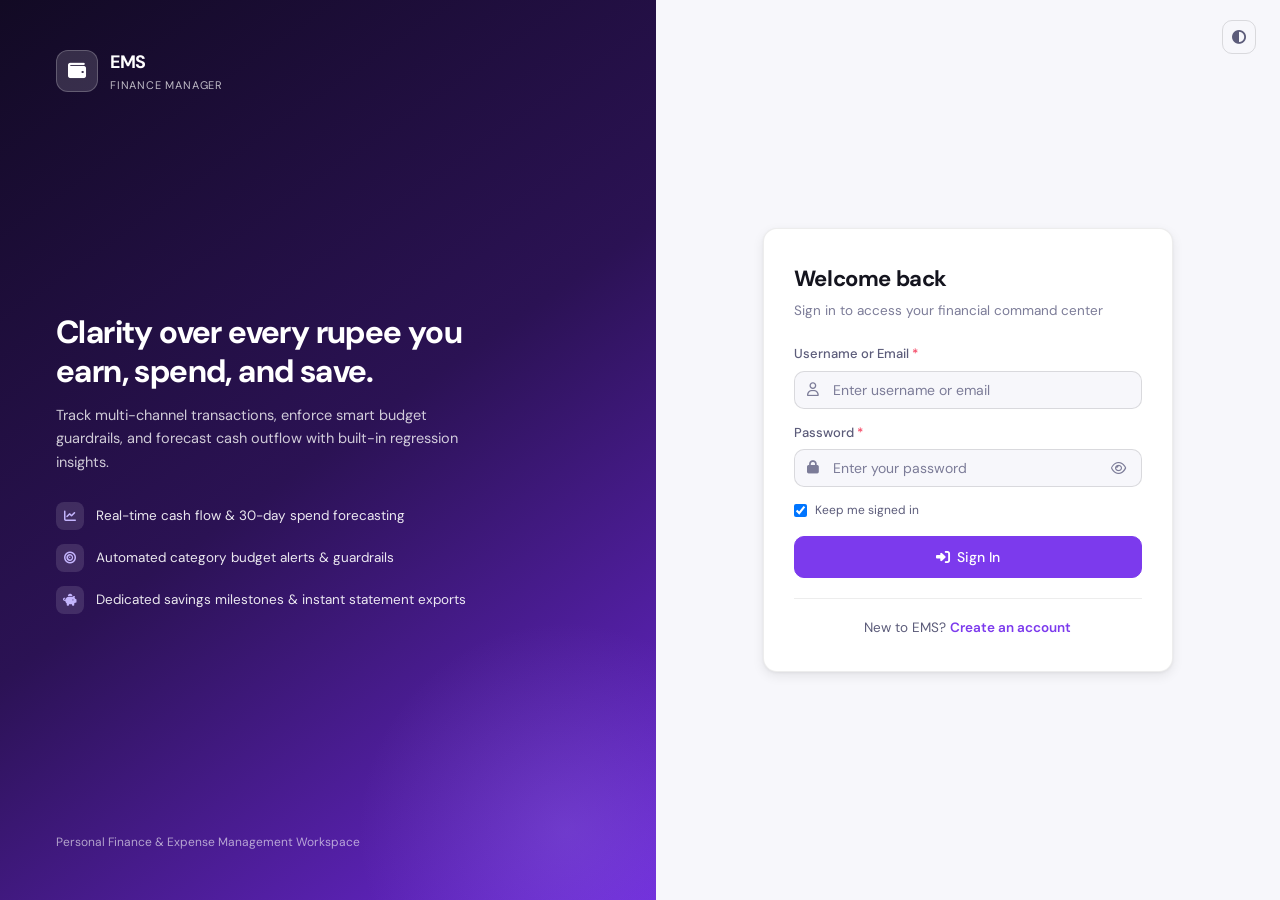
<file: frontend/settings.html>
<!DOCTYPE html>
<html lang="en">
<head>
  <meta charset="UTF-8" />
  <meta name="viewport" content="width=device-width, initial-scale=1.0" />
  <title>Settings — Expense Management System</title>
  <link rel="stylesheet" href="https://cdnjs.cloudflare.com/ajax/libs/font-awesome/6.5.1/css/all.min.css" />
  <link rel="stylesheet" href="assets/css/main.css" />
  <style>
    .settings-shell {
      display: grid;
      grid-template-columns: 230px minmax(0, 1fr);
      gap: 24px;
      align-items: start;
    }
    .settings-rail {
      background: var(--bg-card);
      border: 1px solid var(--border);
      border-radius: var(--radius-lg);
      padding: 10px;
      display: flex;
      flex-direction: column;
      gap: 4px;
      box-shadow: var(--shadow-xs);
    }
    .settings-rail button {
      width: 100%;
      display: flex;
      align-items: center;
      gap: 10px;
      padding: 10px 12px;
      border: none;
      border-radius: var(--radius);
      background: transparent;
      font-family: inherit;
      font-size: 13.5px;
      font-weight: 500;
      color: var(--text-secondary);
      text-align: left;
      cursor: pointer;
      transition: all var(--transition);
    }
    .settings-rail button i {
      width: 16px;
      text-align: center;
      font-size: 14px;
    }
    .settings-rail button:hover {
      background: var(--bg-hover);
      color: var(--text-primary);
    }
    .settings-rail button.active {
      background: var(--accent-light);
      color: var(--accent);
      font-weight: 600;
    }

    .settings-panel {
      display: none;
    }
    .settings-panel.active {
      display: block;
    }

    .sec-head {
      display: flex;
      align-items: flex-start;
      justify-content: space-between;
      gap: 12px;
      padding-bottom: 14px;
      margin-bottom: 18px;
      border-bottom: 1px solid var(--border);
    }
    .sec-head__title {
      font-size: 16px;
      font-weight: 600;
      color: var(--text-primary);
    }
    .sec-head__sub {
      font-size: 13px;
      color: var(--text-muted);
      margin-top: 2px;
    }

    .profile-banner {
      display: flex;
      align-items: center;
      gap: 16px;
      padding: 16px 18px;
      border-radius: var(--radius);
      background: var(--bg-base);
      border: 1px solid var(--border);
      margin-bottom: 18px;
    }
    .profile-banner__avatar {
      width: 54px;
      height: 54px;
      border-radius: var(--radius-full);
      background: linear-gradient(135deg, var(--violet-600), var(--violet-500));
      color: #ffffff;
      display: grid;
      place-items: center;
      font-size: 21px;
      font-weight: 600;
      flex-shrink: 0;
    }

    .theme-cards {
      display: grid;
      grid-template-columns: repeat(3, minmax(0, 1fr));
      gap: 12px;
    }
    .theme-choice {
      border: 1.5px solid var(--border-strong);
      border-radius: var(--radius);
      padding: 14px 16px;
      background: var(--bg-base);
      cursor: pointer;
      text-align: left;
      transition: all var(--transition);
    }
    .theme-choice:hover {
      border-color: var(--accent);
    }
    .theme-choice.active {
      border-color: var(--accent);
      background: var(--accent-soft);
      box-shadow: 0 0 0 3px var(--accent-light);
    }
    .theme-choice__top {
      display: flex;
      align-items: center;
      justify-content: space-between;
      font-size: 13.5px;
      font-weight: 600;
      color: var(--text-primary);
    }
    .theme-choice__check {
      color: var(--accent);
      opacity: 0;
      transition: opacity var(--transition);
    }
    .theme-choice.active .theme-choice__check {
      opacity: 1;
    }

    .cat-grid {
      display: flex;
      flex-wrap: wrap;
      gap: 8px;
    }
    .cat-chip {
      display: inline-flex;
      align-items: center;
      gap: 8px;
      padding: 6px 12px;
      border-radius: var(--radius-full);
      border: 1px solid var(--border-strong);
      background: var(--bg-base);
      font-size: 13px;
      font-weight: 500;
      color: var(--text-primary);
    }
    .cat-chip__dot {
      width: 10px;
      height: 10px;
      border-radius: 50%;
      flex-shrink: 0;
    }
    .cat-chip__del {
      background: none;
      border: none;
      color: var(--text-muted);
      cursor: pointer;
      padding: 0 2px;
      font-size: 12px;
      line-height: 1;
      transition: color var(--transition);
    }
    .cat-chip__del:hover {
      color: var(--danger);
    }

    .color-picker-wrap {
      display: inline-flex;
      align-items: center;
      gap: 8px;
      padding: 0 10px;
      height: 39px;
      border: 1px solid var(--border-strong);
      border-radius: var(--radius);
      background: var(--bg-base);
    }
    .color-picker-wrap input[type="color"] {
      width: 22px;
      height: 22px;
      border: none;
      background: none;
      padding: 0;
      cursor: pointer;
    }

    @media (max-width: 860px) {
      .settings-shell { grid-template-columns: 1fr; }
      .settings-rail { flex-direction: row; overflow-x: auto; }
      .settings-rail button { width: auto; white-space: nowrap; }
      .theme-cards { grid-template-columns: 1fr; }
    }
  </style>
</head>
<body>
  <div class="layout">
    <!-- SIDEBAR -->
    <aside class="sidebar">
      <a href="dashboard.html" class="sidebar__brand">
        <div class="sidebar__brand-icon"><i class="fa-solid fa-wallet"></i></div>
        <div>
          <div class="sidebar__brand-name">EMS</div>
          <div class="sidebar__brand-sub">Finance Manager</div>
        </div>
      </a>

      <nav class="sidebar__nav">
        <div class="nav-section">
          <div class="nav-section-label">Overview</div>
          <a href="dashboard.html" class="nav-link"><i class="fa-solid fa-chart-pie"></i><span>Dashboard</span></a>
          <a href="expenses.html" class="nav-link"><i class="fa-solid fa-receipt"></i><span>Expenses</span></a>
          <a href="budget.html" class="nav-link"><i class="fa-solid fa-bullseye"></i><span>Budgets</span></a>
          <a href="savings.html" class="nav-link"><i class="fa-solid fa-piggy-bank"></i><span>Savings Goals</span></a>
        </div>
        <div class="nav-section">
          <div class="nav-section-label">Insights</div>
          <a href="analytics.html" class="nav-link"><i class="fa-solid fa-chart-line"></i><span>Analytics &amp; AI</span></a>
          <a href="reports.html" class="nav-link"><i class="fa-solid fa-file-export"></i><span>Reports</span></a>
        </div>
        <div class="nav-section">
          <div class="nav-section-label">Account</div>
          <a href="settings.html" class="nav-link active"><i class="fa-solid fa-gear"></i><span>Settings</span></a>
        </div>
      </nav>

      <div class="sidebar__footer">
        <div class="user-chip">
          <div class="user-avatar" id="sidebarAvatar">U</div>
          <div style="min-width:0;flex:1;">
            <div class="user-name truncate" id="sidebarUserName">User</div>
            <div class="user-role truncate" id="sidebarUserEmail">Personal Account</div>
          </div>
        </div>
      </div>
    </aside>

    <!-- MAIN -->
    <div class="main">
      <header class="topbar">
        <div class="topbar__left">
          <div>
            <div class="topbar__title">Workspace Settings</div>
            <div class="topbar__sub">Manage your account profile, currency, theme, categories, and security</div>
          </div>
        </div>
        <div class="topbar__right">
          <button type="button" class="btn btn--ghost btn--icon btn--sm" id="logoutBtn" title="Sign out">
            <i class="fa-solid fa-right-from-bracket"></i>
          </button>
        </div>
      </header>

      <main class="page">
        <div class="settings-shell">
          <!-- LEFT TAB RAIL -->
          <nav class="settings-rail" id="settingsRail" role="tablist" aria-label="Settings sections">
            <button type="button" role="tab" aria-selected="true" data-panel="sec-profile" class="active">
              <i class="fa-solid fa-user"></i><span>Profile</span>
            </button>
            <button type="button" role="tab" aria-selected="false" data-panel="sec-preferences">
              <i class="fa-solid fa-sliders"></i><span>Preferences</span>
            </button>
            <button type="button" role="tab" aria-selected="false" data-panel="sec-categories">
              <i class="fa-solid fa-layer-group"></i><span>Categories</span>
            </button>
            <button type="button" role="tab" aria-selected="false" data-panel="sec-security">
              <i class="fa-solid fa-shield-halved"></i><span>Security</span>
            </button>
          </nav>

          <!-- SINGLE ACTIVE PANEL CONTAINER -->
          <div>
            <!-- 1. PROFILE -->
            <section class="card settings-panel active" id="sec-profile" role="tabpanel">
              <div class="sec-head">
                <div>
                  <h2 class="sec-head__title">Account Profile</h2>
                  <div class="sec-head__sub">Your personal details displayed across statements and workspace</div>
                </div>
                <span class="badge badge--success">Active Member</span>
              </div>

              <div class="profile-banner">
                <div class="profile-banner__avatar" id="profileBigAvatar">U</div>
                <div style="min-width:0;flex:1;">
                  <div class="font-semibold truncate" style="font-size:16px;" id="profileHeading">Account Holder</div>
                  <div class="text-xs text-muted mt-1" id="profileUsernameSub">@username</div>
                </div>
              </div>

              <form id="profileForm">
                <div class="grid grid-2">
                  <div class="form-group">
                    <label class="form-label" for="profFirstName">First Name</label>
                    <input type="text" class="form-control" id="profFirstName" placeholder="First name" />
                  </div>
                  <div class="form-group">
                    <label class="form-label" for="profLastName">Last Name</label>
                    <input type="text" class="form-control" id="profLastName" placeholder="Last name" />
                  </div>
                </div>
                <div class="form-group">
                  <label class="form-label form-label--required" for="profEmail">Email Address</label>
                  <input type="email" class="form-control" id="profEmail" required />
                </div>
                <div class="flex justify-end">
                  <button type="submit" class="btn btn--primary btn--sm" id="saveProfileBtn">
                    <i class="fa-solid fa-check"></i><span>Save Profile</span>
                  </button>
                </div>
              </form>
            </section>

            <!-- 2. PREFERENCES -->
            <section class="card settings-panel" id="sec-preferences" role="tabpanel">
              <div class="sec-head">
                <div>
                  <h2 class="sec-head__title">Appearance &amp; Currency</h2>
                  <div class="sec-head__sub">Customize workspace theme mode and monetary formatting</div>
                </div>
              </div>

              <div class="form-group">
                <label class="form-label">Interface Theme</label>
                <div class="theme-cards" id="themeCards">
                  <button type="button" class="theme-choice" data-theme-val="light">
                    <div class="theme-choice__top">
                      <span><i class="fa-solid fa-sun mr-1" style="color:#f59e0b;"></i> Light</span>
                      <i class="fa-solid fa-circle-check theme-choice__check"></i>
                    </div>
                    <div class="text-xs text-muted mt-1">Crisp daylight workspace</div>
                  </button>

                  <button type="button" class="theme-choice" data-theme-val="dark">
                    <div class="theme-choice__top">
                      <span><i class="fa-solid fa-moon mr-1" style="color:#a78bfa;"></i> Dark</span>
                      <i class="fa-solid fa-circle-check theme-choice__check"></i>
                    </div>
                    <div class="text-xs text-muted mt-1">Low-glare obsidian mode</div>
                  </button>

                  <button type="button" class="theme-choice" data-theme-val="system">
                    <div class="theme-choice__top">
                      <span><i class="fa-solid fa-desktop mr-1" style="color:#0ea5e9;"></i> System</span>
                      <i class="fa-solid fa-circle-check theme-choice__check"></i>
                    </div>
                    <div class="text-xs text-muted mt-1">Sync with OS setting</div>
                  </button>
                </div>
              </div>

              <div class="form-group" style="max-width:320px;margin-bottom:0;">
                <label class="form-label" for="prefCurrency">Display Currency</label>
                <select class="form-control" id="prefCurrency">
                  <option value="NPR">NPR (Rs.) — Nepalese Rupee</option>
                  <option value="USD">USD ($) — US Dollar</option>
                  <option value="INR">INR (₹) — Indian Rupee</option>
                  <option value="EUR">EUR (€) — Euro</option>
                  <option value="GBP">GBP (£) — British Pound</option>
                </select>
                <div class="form-hint">Applied across all KPIs, charts, budgets, and reports.</div>
              </div>
            </section>

            <!-- 3. CATEGORIES -->
            <section class="card settings-panel" id="sec-categories" role="tabpanel">
              <div class="sec-head">
                <div>
                  <h2 class="sec-head__title">Expense Categories</h2>
                  <div class="sec-head__sub">Organize transactions and budget guardrails with custom color tags</div>
                </div>
                <span class="badge badge--neutral" id="catCountBadge">0 Total</span>
              </div>

              <form id="addCatForm" class="flex gap-2 flex-wrap mb-4">
                <input
                  type="text"
                  class="form-control"
                  id="newCatName"
                  placeholder="New category name (e.g. Subscriptions, Healthcare)"
                  style="flex:1;min-width:220px;"
                  required
                />
                <label class="color-picker-wrap" title="Pick badge color">
                  <input type="color" id="newCatColor" value="#7c3aed" />
                  <span class="text-xs text-muted font-mono" id="catColorHex">#7C3AED</span>
                </label>
                <button type="submit" class="btn btn--primary btn--sm" id="addCatBtn">
                  <i class="fa-solid fa-plus"></i><span>Add Category</span>
                </button>
              </form>

              <div class="cat-grid" id="categoriesList">
                <span class="text-xs text-muted">Loading categories…</span>
              </div>
            </section>

            <!-- 4. SECURITY -->
            <section class="card settings-panel" id="sec-security" role="tabpanel">
              <div class="sec-head">
                <div>
                  <h2 class="sec-head__title">Password &amp; Security</h2>
                  <div class="sec-head__sub">Update your account credentials to keep your ledger protected</div>
                </div>
              </div>

              <form id="passwordForm">
                <div class="form-group" style="max-width:420px;">
                  <label class="form-label form-label--required" for="oldPw">Current Password</label>
                  <input type="password" class="form-control" id="oldPw" autocomplete="current-password" required />
                </div>
                <div class="grid grid-2">
                  <div class="form-group">
                    <label class="form-label form-label--required" for="newPw">New Password (min 8 chars)</label>
                    <input type="password" class="form-control" id="newPw" minlength="8" autocomplete="new-password" required />
                  </div>
                  <div class="form-group">
                    <label class="form-label form-label--required" for="confirmPw">Confirm New Password</label>
                    <input type="password" class="form-control" id="confirmPw" minlength="8" autocomplete="new-password" required />
                  </div>
                </div>
                <div class="flex justify-end">
                  <button type="submit" class="btn btn--primary btn--sm" id="changePwBtn">
                    <i class="fa-solid fa-key"></i><span>Update Password</span>
                  </button>
                </div>
              </form>
            </section>
          </div>
        </div>
      </main>
    </div>
  </div>

  <script src="core.js"></script>
  <script src="assets/js/main.js"></script>
  <script>
    document.addEventListener('DOMContentLoaded', async () => {
      const { CONFIG, api, auth, ThemeManager, ConfirmModal, Toast, Utils, Loader, CategoryLoader, hydrateUserShell } = window.AppCore;
      if (!(await window.requireAuth())) return;

      /* ── EXCLUSIVE SETTINGS TAB SWITCHER ── */
      const railButtons = document.querySelectorAll('#settingsRail button[data-panel]');
      const panels = document.querySelectorAll('.settings-panel');

      function activateSettingsPanel(panelId) {
        const targetPanel = document.getElementById(panelId) || panels[0];
        if (!targetPanel) return;

        railButtons.forEach(btn => {
          const isMatch = btn.dataset.panel === targetPanel.id;
          btn.classList.toggle('active', isMatch);
          btn.setAttribute('aria-selected', isMatch ? 'true' : 'false');
        });

        panels.forEach(panel => {
          panel.classList.toggle('active', panel.id === targetPanel.id);
        });
      }

      railButtons.forEach(btn => {
        btn.addEventListener('click', () => {
          activateSettingsPanel(btn.dataset.panel);
          history.replaceState(null, '', `#${btn.dataset.panel}`);
        });
      });

      const initialHash = window.location.hash.replace('#', '');
      if (initialHash) activateSettingsPanel(initialHash);

      /* ── PROFILE HYDRATION ── */
      function renderProfileHeader(u) {
        const display = [u?.first_name, u?.last_name].filter(Boolean).join(' ') || u?.username || 'Account Holder';
        const initial = (u?.first_name?.[0] || u?.username?.[0] || 'U').toUpperCase();
        document.getElementById('profileBigAvatar').textContent = initial;
        document.getElementById('profileHeading').textContent = display;
        document.getElementById('profileUsernameSub').textContent = `@${u?.username || 'user'} · ${u?.email || 'No email set'}`;
      }

      const user = auth.user || {};
      renderProfileHeader(user);
      document.getElementById('profFirstName').value = user.first_name || '';
      document.getElementById('profLastName').value = user.last_name || '';
      document.getElementById('profEmail').value = user.email || '';

      /* ── THEME CARDS SYNC ── */
      function syncThemeCards() {
        const saved = localStorage.getItem(CONFIG.THEME_KEY) || 'system';
        document.querySelectorAll('#themeCards .theme-choice').forEach(btn => {
          btn.classList.toggle('active', btn.dataset.themeVal === saved);
        });
      }
      syncThemeCards();
      window.addEventListener('ems:themechange', syncThemeCards);

      document.querySelectorAll('#themeCards .theme-choice').forEach(btn => {
        btn.addEventListener('click', () => {
          ThemeManager.set(btn.dataset.themeVal);
          syncThemeCards();
          Toast.info(`Theme switched to ${btn.dataset.themeVal}`);
        });
      });

      /* ── CURRENCY SELECTOR ── */
      const curSel = document.getElementById('prefCurrency');
      curSel.value = Utils.getCurrency();
      curSel.addEventListener('change', () => {
        localStorage.setItem(CONFIG.CURRENCY_KEY, curSel.value);
        Toast.success(`Display currency updated to ${curSel.value}`);
      });

      /* ── SAVE PROFILE ── */
      document.getElementById('profileForm').addEventListener('submit', async e => {
        e.preventDefault();
        const btn = document.getElementById('saveProfileBtn');
        Loader.showBtn(btn, true);

        const payload = {
          first_name: document.getElementById('profFirstName').value.trim(),
          last_name: document.getElementById('profLastName').value.trim(),
          email: document.getElementById('profEmail').value.trim(),
        };

        try {
          let updated = null;
          for (const endpoint of ['/auth/profile/', '/auth/me/', '/users/me/']) {
            try {
              updated = await api.patch(endpoint, payload);
              break;
            } catch (err) {
              if (err.status !== 404) throw err;
            }
          }
          const merged = { ...auth.user, ...(updated?.user || updated || payload) };
          auth.setSession(auth.token, merged, Boolean(localStorage.getItem(CONFIG.TOKEN_KEY)));
          hydrateUserShell(merged);
          renderProfileHeader(merged);
          Toast.success('Profile saved');
        } catch (err) {
          Toast.error(err.message);
        } finally {
          Loader.showBtn(btn, false);
        }
      });

      /* ── CATEGORIES MANAGER ── */
      const colorInput = document.getElementById('newCatColor');
      const colorHex = document.getElementById('catColorHex');
      colorInput.addEventListener('input', () => {
        colorHex.textContent = colorInput.value.toUpperCase();
      });

      let loadedCats = [];
      async function renderCategories() {
        loadedCats = await CategoryLoader.load(true);
        document.getElementById('catCountBadge').textContent = `${loadedCats.length} Total`;
        const listEl = document.getElementById('categoriesList');

        if (!loadedCats.length) {
          listEl.innerHTML = `<span class="text-xs text-muted">No categories configured yet. Add your first category above.</span>`;
          return;
        }

        listEl.innerHTML = loadedCats.map(c => `
          <span class="cat-chip">
            <span class="cat-chip__dot" style="background:${Utils.escapeHtml(c.color || '#7c3aed')};"></span>
            <span>${Utils.escapeHtml(c.name)}</span>
            <button type="button" class="cat-chip__del del-cat-btn" data-id="${c.id}" title="Remove category">
              <i class="fa-solid fa-xmark"></i>
            </button>
          </span>
        `).join('');

        listEl.querySelectorAll('.del-cat-btn').forEach(btn => {
          btn.addEventListener('click', async () => {
            const cat = loadedCats.find(x => String(x.id) === btn.dataset.id);
            const ok = await ConfirmModal.ask({
              title: 'Remove Category',
              message: `Delete the "${cat?.name || 'selected'}" category? Existing expenses in this category may become uncategorized.`,
              confirmText: 'Remove',
            });
            if (!ok) return;

            try {
              await api.delete(`/categories/${btn.dataset.id}/`);
              Toast.success('Category removed');
              await renderCategories();
            } catch (err) {
              Toast.error(err.message);
            }
          });
        });
      }

      document.getElementById('addCatForm').addEventListener('submit', async e => {
        e.preventDefault();
        const name = document.getElementById('newCatName').value.trim();
        if (!name) return;

        if (loadedCats.some(c => c.name.toLowerCase() === name.toLowerCase())) {
          Toast.warning(`Category "${name}" already exists.`);
          return;
        }

        const btn = document.getElementById('addCatBtn');
        Loader.showBtn(btn, true);
        try {
          await api.post('/categories/', { name, color: colorInput.value });
          document.getElementById('newCatName').value = '';
          Toast.success('Category added');
          await renderCategories();
        } catch (err) {
          Toast.error(err.message);
        } finally {
          Loader.showBtn(btn, false);
        }
      });

      /* ── CHANGE PASSWORD ── */
      document.getElementById('passwordForm').addEventListener('submit', async e => {
        e.preventDefault();
        const oldPassword = document.getElementById('oldPw').value;
        const newPassword = document.getElementById('newPw').value;
        const confirmPassword = document.getElementById('confirmPw').value;

        if (newPassword !== confirmPassword) {
          Toast.warning('New password and confirmation do not match.');
          return;
        }

        const btn = document.getElementById('changePwBtn');
        Loader.showBtn(btn, true);
        try {
          await api.post('/auth/change-password/', {
            old_password: oldPassword,
            new_password: newPassword,
          });
          e.target.reset();
          Toast.success('Password updated successfully');
        } catch (err) {
          Toast.error(err.message);
        } finally {
          Loader.showBtn(btn, false);
        }
      });

      document.getElementById('logoutBtn').addEventListener('click', () => auth.logout());
      await renderCategories();
    });
  </script>
</body>
</html>
</file>
<file: frontend/assets/css/main.css>
/* ═══════════════════════════════════════════════════
   EMS — Design System
   Refined finance aesthetic: clean, confident, data-forward
   Font: DM Sans (headings) + DM Mono (numbers)
═══════════════════════════════════════════════════ */

@import url('https://fonts.googleapis.com/css2?family=DM+Sans:ital,opsz,wght@0,9..40,300;0,9..40,400;0,9..40,500;0,9..40,600;1,9..40,400&family=DM+Mono:wght@400;500&display=swap');

/* ── TOKENS ── */
:root,
[data-theme="light"] {
  --font-sans: 'DM Sans', system-ui, sans-serif;
  --font-mono: 'DM Mono', ui-monospace, monospace;

  /* Palette */
  --ink-950: #0a0a0f;
  --ink-900: #14141e;
  --ink-800: #1e1e2e;
  --ink-700: #2a2a3d;
  --ink-600: #3d3d54;
  --ink-500: #5c5c7a;
  --ink-400: #7c7c98;
  --ink-300: #a8a8c0;
  --ink-200: #d0d0e0;
  --ink-100: #e8e8f0;
  --ink-50:  #f4f4f8;

  --violet-600: #7c3aed;
  --violet-500: #8b5cf6;
  --violet-400: #a78bfa;
  --violet-100: #ede9fe;
  --violet-50:  #f5f3ff;

  --emerald-600: #059669;
  --emerald-500: #10b981;
  --emerald-100: #d1fae5;
  --emerald-50:  #ecfdf5;

  --amber-600: #d97706;
  --amber-500: #f59e0b;
  --amber-100: #fef3c7;
  --amber-50:  #fffbeb;

  --rose-600: #e11d48;
  --rose-500: #f43f5e;
  --rose-100: #ffe4e6;
  --rose-50:  #fff1f2;

  --sky-600: #0284c7;
  --sky-500: #0ea5e9;
  --sky-100: #e0f2fe;
  --sky-50:  #f0f9ff;

  /* Semantic */
  --bg-base: #f7f7fb;
  --bg-card: #ffffff;
  --bg-sidebar: #ffffff;
  --bg-hover: #f0f0f8;
  --bg-active: #ede9fe;

  --text-primary: var(--ink-900);
  --text-secondary: var(--ink-500);
  --text-muted: var(--ink-400);

  --border: rgba(0,0,0,0.07);
  --border-strong: rgba(0,0,0,0.12);

  --accent: var(--violet-600);
  --accent-light: var(--violet-100);
  --accent-soft: var(--violet-50);

  --success: var(--emerald-500);
  --success-bg: var(--emerald-50);
  --warning: var(--amber-500);
  --warning-bg: var(--amber-50);
  --danger: var(--rose-500);
  --danger-bg: var(--rose-50);
  --info: var(--sky-500);
  --info-bg: var(--sky-50);

  --shadow-xs: 0 1px 2px rgba(0,0,0,0.04);
  --shadow-sm: 0 1px 4px rgba(0,0,0,0.06), 0 1px 2px rgba(0,0,0,0.04);
  --shadow-md: 0 4px 12px rgba(0,0,0,0.08), 0 1px 3px rgba(0,0,0,0.05);
  --shadow-lg: 0 8px 24px rgba(0,0,0,0.10), 0 2px 6px rgba(0,0,0,0.06);

  --radius-sm: 6px;
  --radius: 10px;
  --radius-lg: 14px;
  --radius-xl: 20px;
  --radius-full: 9999px;

  --sidebar-w: 240px;
  --topbar-h: 64px;
  --transition: 150ms ease;
}

/* Dark mode */
@media (prefers-color-scheme: dark) {
  :root:not([data-theme="light"]) {
    --bg-base: var(--ink-950);
    --bg-card: var(--ink-900);
    --bg-sidebar: var(--ink-900);
    --bg-hover: var(--ink-800);
    --bg-active: rgba(124,58,237,0.15);

    --text-primary: #e8e8f0;
    --text-secondary: var(--ink-300);
    --text-muted: var(--ink-400);

    --border: rgba(255,255,255,0.07);
    --border-strong: rgba(255,255,255,0.12);

    --accent-light: rgba(139,92,246,0.2);
    --accent-soft: rgba(139,92,246,0.1);

    --success-bg: rgba(16,185,129,0.1);
    --warning-bg: rgba(245,158,11,0.1);
    --danger-bg:  rgba(244,63,94,0.1);
    --info-bg:    rgba(14,165,233,0.1);
  }
}

[data-theme="dark"] {
  --bg-base: var(--ink-950);
  --bg-card: var(--ink-900);
  --bg-sidebar: var(--ink-900);
  --bg-hover: var(--ink-800);
  --bg-active: rgba(124,58,237,0.15);
  --text-primary: #e8e8f0;
  --text-secondary: var(--ink-300);
  --text-muted: var(--ink-400);
  --border: rgba(255,255,255,0.07);
  --border-strong: rgba(255,255,255,0.12);
  --accent-light: rgba(139,92,246,0.2);
  --accent-soft: rgba(139,92,246,0.1);
  --success-bg: rgba(16,185,129,0.1);
  --warning-bg: rgba(245,158,11,0.1);
  --danger-bg:  rgba(244,63,94,0.1);
  --info-bg:    rgba(14,165,233,0.1);
}

/* ── RESET ── */
*, *::before, *::after { box-sizing: border-box; margin: 0; padding: 0; }
html { scroll-behavior: smooth; }
body {
  font-family: var(--font-sans);
  font-size: 15px;
  line-height: 1.6;
  color: var(--text-primary);
  background: var(--bg-base);
  -webkit-font-smoothing: antialiased;
}
img, svg { display: block; max-width: 100%; }
button, input, select, textarea { font-family: inherit; font-size: inherit; }

/* ── LAYOUT ── */
.layout {
  display: flex;
  min-height: 100vh;
}

/* ── SIDEBAR ── */
.sidebar {
  position: fixed;
  inset: 0 auto 0 0;
  width: var(--sidebar-w);
  background: var(--bg-sidebar);
  border-right: 1px solid var(--border);
  display: flex;
  flex-direction: column;
  z-index: 100;
  transition: transform var(--transition);
}

.sidebar__brand {
  display: flex;
  align-items: center;
  gap: 10px;
  padding: 20px 20px 16px;
  border-bottom: 1px solid var(--border);
  text-decoration: none;
}

.sidebar__brand-icon {
  width: 36px;
  height: 36px;
  background: var(--accent);
  border-radius: var(--radius);
  display: flex;
  align-items: center;
  justify-content: center;
  color: white;
  font-size: 18px;
  flex-shrink: 0;
}

.sidebar__brand-name {
  font-size: 16px;
  font-weight: 600;
  color: var(--text-primary);
  letter-spacing: -0.3px;
}

.sidebar__brand-sub {
  font-size: 10px;
  color: var(--text-muted);
  letter-spacing: 0.5px;
  text-transform: uppercase;
}

.sidebar__nav {
  flex: 1;
  padding: 12px 10px;
  overflow-y: auto;
}

.nav-section {
  margin-bottom: 24px;
}

.nav-section-label {
  font-size: 10px;
  font-weight: 600;
  letter-spacing: 0.8px;
  text-transform: uppercase;
  color: var(--text-muted);
  padding: 0 10px 8px;
}

.nav-link {
  display: flex;
  align-items: center;
  gap: 10px;
  padding: 9px 10px;
  border-radius: var(--radius-sm);
  color: var(--text-secondary);
  text-decoration: none;
  font-size: 14px;
  font-weight: 450;
  transition: all var(--transition);
  position: relative;
}

.nav-link i { font-size: 17px; width: 20px; text-align: center; flex-shrink: 0; }

.nav-link:hover {
  background: var(--bg-hover);
  color: var(--text-primary);
}

.nav-link.active {
  background: var(--accent-light);
  color: var(--accent);
  font-weight: 500;
}

.nav-link .badge {
  margin-left: auto;
  background: var(--danger-bg);
  color: var(--danger);
  font-size: 10px;
  font-weight: 600;
  padding: 2px 6px;
  border-radius: var(--radius-full);
}

.sidebar__footer {
  padding: 12px 10px;
  border-top: 1px solid var(--border);
}

.user-chip {
  display: flex;
  align-items: center;
  gap: 10px;
  padding: 8px 10px;
  border-radius: var(--radius);
  cursor: pointer;
  transition: background var(--transition);
}

.user-chip:hover { background: var(--bg-hover); }

.user-avatar {
  width: 34px;
  height: 34px;
  border-radius: var(--radius-full);
  background: var(--accent);
  color: white;
  display: flex;
  align-items: center;
  justify-content: center;
  font-size: 13px;
  font-weight: 600;
  flex-shrink: 0;
}

.user-name { font-size: 13px; font-weight: 500; color: var(--text-primary); }
.user-role { font-size: 11px; color: var(--text-muted); }

/* ── MAIN CONTENT ── */
.main {
  margin-left: var(--sidebar-w);
  flex: 1;
  display: flex;
  flex-direction: column;
  min-height: 100vh;
  min-width: 0;
}

/* ── TOPBAR ── */
.topbar {
  position: sticky;
  top: 0;
  height: var(--topbar-h);
  background: var(--bg-card);
  border-bottom: 1px solid var(--border);
  display: flex;
  align-items: center;
  justify-content: space-between;
  padding: 0 28px;
  z-index: 90;
  gap: 16px;
}

.topbar__left { display: flex; align-items: center; gap: 12px; min-width: 0; }
.topbar__title { font-size: 18px; font-weight: 600; letter-spacing: -0.3px; }
.topbar__sub { font-size: 13px; color: var(--text-muted); }
.topbar__right { display: flex; align-items: center; gap: 10px; flex-shrink: 0; }

/* ── SEGMENTED PILL THEME SWITCHER ── */
.theme-pill-toggle {
  display: inline-flex;
  align-items: center;
  gap: 2px;
  padding: 3px;
  border-radius: var(--radius-full);
  background: var(--bg-base);
  border: 1px solid var(--border-strong);
  cursor: pointer;
  transition: border-color var(--transition), background var(--transition);
}
.theme-pill-toggle:hover {
  border-color: var(--accent);
}
.theme-pill-toggle__opt {
  display: inline-flex;
  align-items: center;
  justify-content: center;
  width: 26px;
  height: 24px;
  border-radius: var(--radius-full);
  font-size: 12px;
  color: var(--text-muted);
  transition: all 0.22s ease;
}
.theme-pill-toggle__opt.active {
  background: var(--accent);
  color: #ffffff;
  box-shadow: 0 2px 6px rgba(124, 58, 237, 0.35);
}

/* ── PAGE ── */
.page {
  padding: 24px 28px;
  flex: 1;
  max-width: 1440px;
  width: 100%;
  margin: 0 auto;
}

/* ── CARDS ── */
.card {
  background: var(--bg-card);
  border: 1px solid var(--border);
  border-radius: var(--radius-lg);
  padding: 20px 24px;
  box-shadow: var(--shadow-xs);
}

.card--elevated { box-shadow: var(--shadow-sm); }
.card--interactive { cursor: pointer; transition: box-shadow var(--transition), transform var(--transition); }
.card--interactive:hover { box-shadow: var(--shadow-md); transform: translateY(-1px); }

.card__title {
  font-size: 14px;
  font-weight: 600;
  color: var(--text-secondary);
  text-transform: uppercase;
  letter-spacing: 0.5px;
  margin-bottom: 4px;
}

/* ── STAT & KPI CARDS ── */
.stats-grid,
.kpi-grid {
  display: grid;
  grid-template-columns: repeat(4, minmax(0, 1fr));
  gap: 16px;
  margin-bottom: 24px;
}

.stat-card,
.kpi-card {
  background: var(--bg-card);
  border: 1px solid var(--border);
  border-radius: var(--radius-lg);
  padding: 20px 22px;
  display: flex;
  flex-direction: column;
  justify-content: space-between;
  gap: 8px;
  box-shadow: var(--shadow-xs);
  transition: box-shadow var(--transition), transform var(--transition);
}

.stat-card:hover,
.kpi-card:hover {
  box-shadow: var(--shadow-md);
  transform: translateY(-1px);
}

.kpi-icon-row {
  display: flex;
  align-items: center;
  justify-content: space-between;
  margin-bottom: 6px;
}

.kpi-badge-icon {
  width: 34px;
  height: 34px;
  border-radius: var(--radius);
  display: inline-flex;
  align-items: center;
  justify-content: center;
  font-size: 15px;
}

.stat-card__label { font-size: 11.5px; font-weight: 600; color: var(--text-muted); text-transform: uppercase; letter-spacing: 0.6px; }
.stat-card__value { font-size: 25px; font-weight: 600; color: var(--text-primary); font-family: var(--font-mono); letter-spacing: -0.8px; line-height: 1.2; }
.stat-card__delta {
  font-size: 12px;
  font-weight: 500;
  display: flex;
  align-items: center;
  gap: 4px;
}
.stat-card__delta--up { color: var(--success); }
.stat-card__delta--down { color: var(--danger); }
.stat-card__delta--neutral { color: var(--text-muted); }

.stat-card__icon {
  width: 42px;
  height: 42px;
  border-radius: var(--radius);
  display: flex;
  align-items: center;
  justify-content: center;
  font-size: 20px;
  margin-bottom: 4px;
}

/* ── GRID SYSTEM ── */
.grid { display: grid; gap: 20px; }
.grid > * { min-width: 0; }
.grid-2 { grid-template-columns: repeat(2, minmax(0, 1fr)); }
.grid-3 { grid-template-columns: repeat(3, minmax(0, 1fr)); }
.grid-4 { grid-template-columns: repeat(4, minmax(0, 1fr)); }
.grid-2-1 { grid-template-columns: minmax(0, 1.65fr) minmax(0, 1fr); }
.grid-3-1 { grid-template-columns: minmax(0, 3fr) minmax(0, 1fr); }

/* ── BUTTONS ── */
.btn {
  display: inline-flex;
  align-items: center;
  justify-content: center;
  gap: 7px;
  padding: 9px 16px;
  border-radius: var(--radius);
  font-size: 14px;
  font-weight: 500;
  border: 1px solid transparent;
  cursor: pointer;
  transition: all var(--transition);
  text-decoration: none;
  white-space: nowrap;
  user-select: none;
}

.btn:disabled { opacity: 0.55; cursor: not-allowed; }
.btn i { font-size: 14px; }

.btn--primary {
  background: var(--accent);
  color: white;
  border-color: var(--accent);
}
.btn--primary:hover:not(:disabled) { background: var(--violet-600); box-shadow: 0 0 0 3px var(--accent-light); }

.btn--ghost {
  background: transparent;
  color: var(--text-secondary);
  border-color: var(--border-strong);
}
.btn--ghost:hover:not(:disabled) { background: var(--bg-hover); color: var(--text-primary); }

.btn--danger {
  background: var(--danger-bg);
  color: var(--danger);
  border-color: transparent;
}
.btn--danger:hover:not(:disabled) { background: rgba(244,63,94,0.2); }

.btn--success {
  background: var(--success-bg);
  color: var(--success);
  border-color: transparent;
}

.btn--sm { padding: 6px 12px; font-size: 13px; }
.btn--lg { padding: 12px 22px; font-size: 15px; }
.btn--icon { padding: 8px; min-width: 34px; height: 34px; justify-content: center; }

.btn-group { display: flex; gap: 0; }
.btn-group .btn { border-radius: 0; border-right-width: 0; }
.btn-group .btn:first-child { border-radius: var(--radius) 0 0 var(--radius); }
.btn-group .btn:last-child { border-radius: 0 var(--radius) var(--radius) 0; border-right-width: 1px; }
.btn-group .btn.active { background: var(--accent); color: white; border-color: var(--accent); z-index: 1; }

/* ── FORMS ── */
.form-group { display: flex; flex-direction: column; gap: 6px; margin-bottom: 14px; }
.modal__body .form-group:last-child { margin-bottom: 0; }
.form-label { font-size: 13px; font-weight: 500; color: var(--text-secondary); }
.form-label--required::after { content: ' *'; color: var(--danger); }

.form-control {
  width: 100%;
  padding: 9px 13px;
  background: var(--bg-base);
  border: 1px solid var(--border-strong);
  border-radius: var(--radius);
  color: var(--text-primary);
  font-size: 14px;
  transition: border-color var(--transition), box-shadow var(--transition);
  outline: none;
}

.form-control:focus {
  border-color: var(--accent);
  box-shadow: 0 0 0 3px var(--accent-light);
  background: var(--bg-card);
}

.form-control::placeholder { color: var(--text-muted); }

.form-control.error {
  border-color: var(--danger);
  box-shadow: 0 0 0 3px var(--danger-bg);
}

.form-error { font-size: 12px; color: var(--danger); }
.form-hint { font-size: 12px; color: var(--text-muted); }

.input-with-icon,
.input-group {
  position: relative;
  display: flex;
  align-items: center;
}
.input-with-icon i,
.input-group .input-icon {
  position: absolute;
  left: 12px;
  top: 50%;
  transform: translateY(-50%);
  color: var(--text-muted);
  font-size: 14px;
  pointer-events: none;
}
.input-with-icon .form-control,
.input-group .form-control { padding-left: 36px; }

/* ── TABLES (Supports both .data-table and .table) ── */
.table-wrapper,
.table-wrap {
  width: 100%;
  overflow-x: auto;
  border: 1px solid var(--border);
  border-radius: var(--radius);
}

.data-table,
.table {
  width: 100%;
  border-collapse: collapse;
  font-size: 14px;
}

.data-table th,
.table th {
  text-align: left;
  padding: 11px 16px;
  font-size: 11px;
  font-weight: 600;
  text-transform: uppercase;
  letter-spacing: 0.5px;
  color: var(--text-muted);
  background: var(--bg-base);
  border-bottom: 1px solid var(--border);
  white-space: nowrap;
  user-select: none;
}
.data-table th { cursor: pointer; }
.data-table th:hover { color: var(--text-primary); }

.data-table td,
.table td {
  padding: 13px 16px;
  border-bottom: 1px solid var(--border);
  color: var(--text-primary);
  vertical-align: middle;
}

.data-table tr:last-child td,
.table tbody tr:last-child td { border-bottom: none; }

.data-table tr:hover td,
.table tbody tr:hover td { background: var(--bg-hover); }

/* ── BADGES ── */
.badge {
  display: inline-flex;
  align-items: center;
  gap: 5px;
  padding: 3px 9px;
  border-radius: var(--radius-full);
  font-size: 11px;
  font-weight: 600;
  white-space: nowrap;
}
.badge--success { background: var(--success-bg); color: var(--emerald-600); }
.badge--warning { background: var(--warning-bg); color: var(--amber-600); }
.badge--danger  { background: var(--danger-bg);  color: var(--rose-600); }
.badge--info    { background: var(--info-bg);    color: var(--sky-600); }
.badge--neutral { background: var(--bg-hover);   color: var(--text-secondary); }

@media (prefers-color-scheme: dark) {
  :root:not([data-theme="light"]) .badge--success { color: #34d399; }
  :root:not([data-theme="light"]) .badge--warning { color: #fbbf24; }
  :root:not([data-theme="light"]) .badge--danger  { color: #fb7185; }
  :root:not([data-theme="light"]) .badge--info    { color: #38bdf8; }
}
[data-theme="dark"] .badge--success { color: #34d399; }
[data-theme="dark"] .badge--warning { color: #fbbf24; }
[data-theme="dark"] .badge--danger  { color: #fb7185; }
[data-theme="dark"] .badge--info    { color: #38bdf8; }

/* ── PROGRESS BAR ── */
.progress {
  height: 7px;
  background: var(--bg-hover);
  border-radius: var(--radius-full);
  overflow: hidden;
}
.progress__bar {
  height: 100%;
  border-radius: var(--radius-full);
  transition: width 0.6s ease;
}
.progress--lg { height: 10px; }

/* ── MODAL (Supports both .modal-overlay and .modal-backdrop) ── */
.modal-overlay,
.modal-backdrop {
  position: fixed;
  inset: 0;
  background: rgba(10,10,15,0.52);
  backdrop-filter: blur(4px);
  display: none;
  align-items: center;
  justify-content: center;
  z-index: 1000;
  padding: 20px;
}
.modal-overlay.open,
.modal-backdrop.open {
  display: flex;
}

.modal {
  background: var(--bg-card);
  border: 1px solid var(--border);
  border-radius: var(--radius-xl);
  width: 100%;
  max-width: 520px;
  max-height: 90vh;
  overflow-y: auto;
  box-shadow: var(--shadow-lg);
}

.modal__header {
  padding: 20px 24px 16px;
  border-bottom: 1px solid var(--border);
  display: flex;
  align-items: center;
  justify-content: space-between;
}
.modal__title { font-size: 17px; font-weight: 600; }
.modal__close {
  background: none;
  border: none;
  color: var(--text-muted);
  font-size: 18px;
  cursor: pointer;
  padding: 4px 8px;
  border-radius: var(--radius-sm);
  transition: all var(--transition);
}
.modal__close:hover { background: var(--bg-hover); color: var(--text-primary); }
.modal__body { padding: 20px 24px; }
.modal__footer {
  padding: 14px 24px 20px;
  border-top: 1px solid var(--border);
  display: flex;
  gap: 10px;
  justify-content: flex-end;
}

/* ── SPINNER ── */
.spinner {
  width: 20px;
  height: 20px;
  border: 2px solid var(--border);
  border-top-color: var(--accent);
  border-radius: 50%;
  animation: spin 0.7s linear infinite;
}
.spinner-sm {
  display: inline-block;
  width: 14px;
  height: 14px;
  border: 2px solid rgba(255,255,255,0.3);
  border-top-color: white;
  border-radius: 50%;
  animation: spin 0.7s linear infinite;
  vertical-align: -2px;
}
@keyframes spin { to { transform: rotate(360deg); } }

.page-loader {
  position: fixed; inset: 0; background: var(--bg-card);
  display: flex; align-items: center; justify-content: center;
  z-index: 9999; transition: opacity 0.3s;
}
.page-loader.hidden { opacity: 0; pointer-events: none; }

/* ── SKELETON ── */
.skeleton-card { background: var(--bg-hover); border-radius: var(--radius-lg); padding: 20px; }
.skeleton-line {
  height: 14px; border-radius: var(--radius-sm);
  background: linear-gradient(90deg, var(--border) 25%, var(--bg-hover) 50%, var(--border) 75%);
  background-size: 200% 100%;
  animation: shimmer 1.5s infinite;
  margin-bottom: 10px;
}
.skeleton-line.short { width: 60%; }
@keyframes shimmer { 0% { background-position: 200% 0; } 100% { background-position: -200% 0; } }

/* ── TOASTS ── */
#ems-toast-container {
  position: fixed;
  top: 20px;
  right: 20px;
  z-index: 9999;
  display: flex;
  flex-direction: column;
  gap: 8px;
  pointer-events: none;
}

.ems-toast {
  display: flex;
  align-items: center;
  gap: 10px;
  padding: 12px 16px;
  background: var(--ink-800);
  color: #e8e8f0;
  border: 1px solid rgba(255,255,255,0.1);
  border-radius: var(--radius);
  font-size: 14px;
  box-shadow: var(--shadow-lg);
  pointer-events: all;
  cursor: pointer;
  max-width: 340px;
  transform: translateX(360px);
  transition: transform 0.25s ease, opacity 0.25s;
  opacity: 0;
}
.ems-toast--in { transform: translateX(0); opacity: 1; }
.ems-toast__icon { font-size: 16px; font-weight: 700; flex-shrink: 0; }
.ems-toast--success .ems-toast__icon { color: var(--success); }
.ems-toast--error   .ems-toast__icon { color: var(--danger); }
.ems-toast--warning .ems-toast__icon { color: var(--warning); }
.ems-toast--info    .ems-toast__icon { color: var(--info); }

/* ── EMPTY STATE ── */
.empty-state {
  display: flex;
  flex-direction: column;
  align-items: center;
  justify-content: center;
  padding: 48px 20px;
  text-align: center;
  gap: 10px;
}
.empty-state i { font-size: 40px; color: var(--text-muted); opacity: 0.5; }
.empty-state__title { font-size: 15px; font-weight: 600; color: var(--text-secondary); }
.empty-state__sub { font-size: 13px; color: var(--text-muted); max-width: 320px; }

/* ── FILTER ROW ── */
.filter-row {
  display: flex;
  align-items: center;
  gap: 10px;
  flex-wrap: wrap;
  margin-bottom: 16px;
}

.search-input {
  display: flex;
  align-items: center;
  gap: 8px;
  background: var(--bg-card);
  border: 1px solid var(--border-strong);
  border-radius: var(--radius);
  padding: 8px 14px;
  flex: 1;
  min-width: 200px;
}
.search-input i { color: var(--text-muted); font-size: 16px; flex-shrink: 0; }
.search-input input { border: none; outline: none; background: none; color: var(--text-primary); font-size: 14px; width: 100%; }
.search-input input::placeholder { color: var(--text-muted); }

/* ── CHART WRAPPER ── */
.chart-wrap { position: relative; width: 100%; }

/* ── BUDGET PROGRESS ── */
.budget-item {
  display: flex;
  align-items: center;
  gap: 12px;
  padding: 12px 0;
  border-bottom: 1px solid var(--border);
}
.budget-item:last-child { border-bottom: none; }
.budget-icon {
  width: 38px;
  height: 38px;
  border-radius: var(--radius);
  display: flex;
  align-items: center;
  justify-content: center;
  font-size: 17px;
  flex-shrink: 0;
}
.budget-info { flex: 1; min-width: 0; }
.budget-name { font-size: 14px; font-weight: 500; }
.budget-amounts { font-size: 12px; color: var(--text-muted); font-family: var(--font-mono); }
.budget-pct { font-size: 13px; font-weight: 600; font-family: var(--font-mono); flex-shrink: 0; }

/* ── EXPENSE LIST ITEM ── */
.expense-row {
  display: grid;
  grid-template-columns: 38px 1fr auto auto auto;
  align-items: center;
  gap: 12px;
  padding: 13px 16px;
  border-bottom: 1px solid var(--border);
  transition: background var(--transition);
}
.expense-row:last-child { border-bottom: none; }
.expense-row:hover { background: var(--bg-hover); }
.expense-row__icon {
  width: 38px;
  height: 38px;
  border-radius: var(--radius);
  display: flex;
  align-items: center;
  justify-content: center;
  font-size: 17px;
}
.expense-row__title { font-size: 14px; font-weight: 500; }
.expense-row__meta { font-size: 12px; color: var(--text-muted); }
.expense-row__amount { font-size: 14px; font-weight: 600; font-family: var(--font-mono); }
.expense-row__date { font-size: 12px; color: var(--text-muted); text-align: right; }
.expense-row__actions { display: flex; gap: 4px; opacity: 0; transition: opacity var(--transition); }
.expense-row:hover .expense-row__actions { opacity: 1; }

/* ── CATEGORY DOT ── */
.cat-dot {
  width: 8px;
  height: 8px;
  border-radius: 50%;
  display: inline-block;
  flex-shrink: 0;
}

/* ── PAYMENT BADGE ── */
.payment-chip {
  display: inline-flex;
  align-items: center;
  gap: 4px;
  padding: 2px 8px;
  border-radius: var(--radius-full);
  font-size: 11px;
  font-weight: 500;
  background: var(--bg-hover);
  color: var(--text-secondary);
}

/* ── RESPONSIVE ── */
.mobile-nav-toggle,
.mobile-nav-backdrop { display: none; }

@media (max-width: 1100px) {
  .stats-grid,
  .kpi-grid,
  .grid-4 { grid-template-columns: repeat(2, minmax(0, 1fr)); }
  .grid-2-1,
  .grid-3-1 { grid-template-columns: 1fr; }
}

@media (max-width: 768px) {
  :root { --sidebar-w: 0px; }
  .sidebar { transform: translateX(-240px); width: 240px; }
  .sidebar.open { transform: translateX(0); }
  .main { margin-left: 0; min-width: 0; width: 100%; }
  .topbar { padding: 0 14px; gap: 8px; }
  .topbar__left { flex: 1; min-width: 0; }
  .topbar__right { gap: 6px; }
  #addExpenseTopBtn { min-width: 36px; padding: 8px; font-size: 0; }
  #addExpenseTopBtn i { font-size: 14px; }
  .mobile-nav-toggle { display: inline-flex; flex-shrink: 0; }
  .mobile-nav-backdrop.open {
    display: block;
    position: fixed;
    inset: 0;
    width: 100%;
    height: 100%;
    border: 0;
    background: rgba(10,10,15,0.45);
    z-index: 99;
  }
  .page { padding: 16px; }
  .grid-2, .grid-3, .grid-4, .grid-2-1, .grid-3-1 { grid-template-columns: 1fr; }
  .stats-grid, .kpi-grid { grid-template-columns: repeat(2, minmax(0, 1fr)); }
  .expense-row { grid-template-columns: 38px minmax(0, 1fr) auto auto; }
  .expense-row > div:nth-child(2) { grid-column: 2; grid-row: 1 / span 2; min-width: 0; }
  .expense-row__date { grid-column: 3; grid-row: 2; }
  .expense-row__amount { grid-column: 3; grid-row: 1; }
  .expense-row__actions { grid-column: 4; grid-row: 1 / span 2; opacity: 1; }
}

@media (max-width: 520px) {
  .stats-grid, .kpi-grid { grid-template-columns: 1fr; }
}

/* ── UTILITIES ── */
.flex { display: flex; }
.flex-col { flex-direction: column; }
.flex-wrap { flex-wrap: wrap; }
.items-center { align-items: center; }
.justify-between { justify-content: space-between; }
.justify-end { justify-content: flex-end; }
.gap-1 { gap: 4px; }
.gap-2 { gap: 8px; }
.gap-3 { gap: 12px; }
.gap-4 { gap: 16px; }
.mb-1 { margin-bottom: 4px; }
.mb-2 { margin-bottom: 8px; }
.mb-3 { margin-bottom: 12px; }
.mb-4 { margin-bottom: 16px; }
.mb-5 { margin-bottom: 20px; }
.mb-6 { margin-bottom: 24px; }
.mt-1 { margin-top: 4px; }
.mt-2 { margin-top: 8px; }
.mt-4 { margin-top: 16px; }
.text-sm { font-size: 13px; }
.text-xs { font-size: 12px; }
.text-muted { color: var(--text-muted); }
.text-secondary { color: var(--text-secondary); }
.text-right { text-align: right; }
.text-center { text-align: center; }
.font-mono { font-family: var(--font-mono); }
.font-medium { font-weight: 500; }
.font-semibold { font-weight: 600; }
.truncate { overflow: hidden; text-overflow: ellipsis; white-space: nowrap; }
.w-full { width: 100%; }
.hidden { display: none !important; }
.sr-only { position: absolute; width: 1px; height: 1px; overflow: hidden; clip: rect(0,0,0,0); }
</file>
